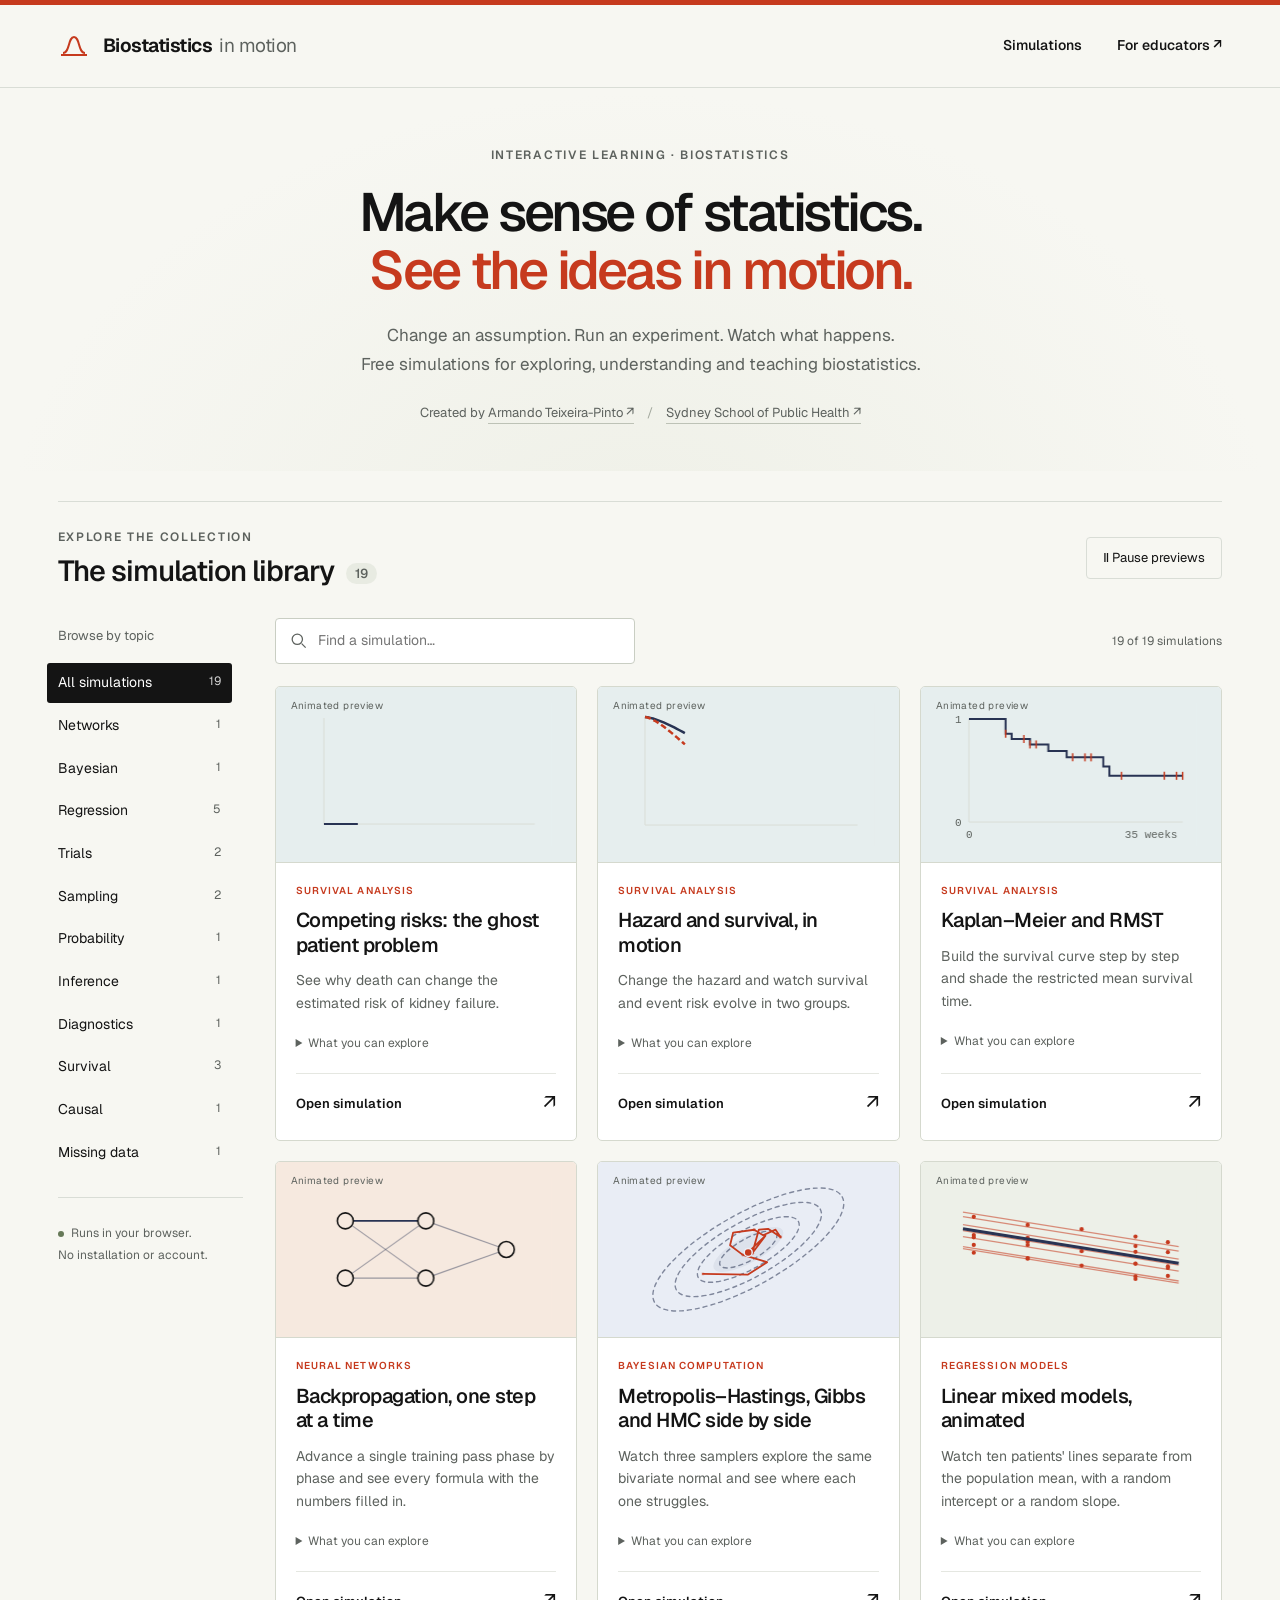
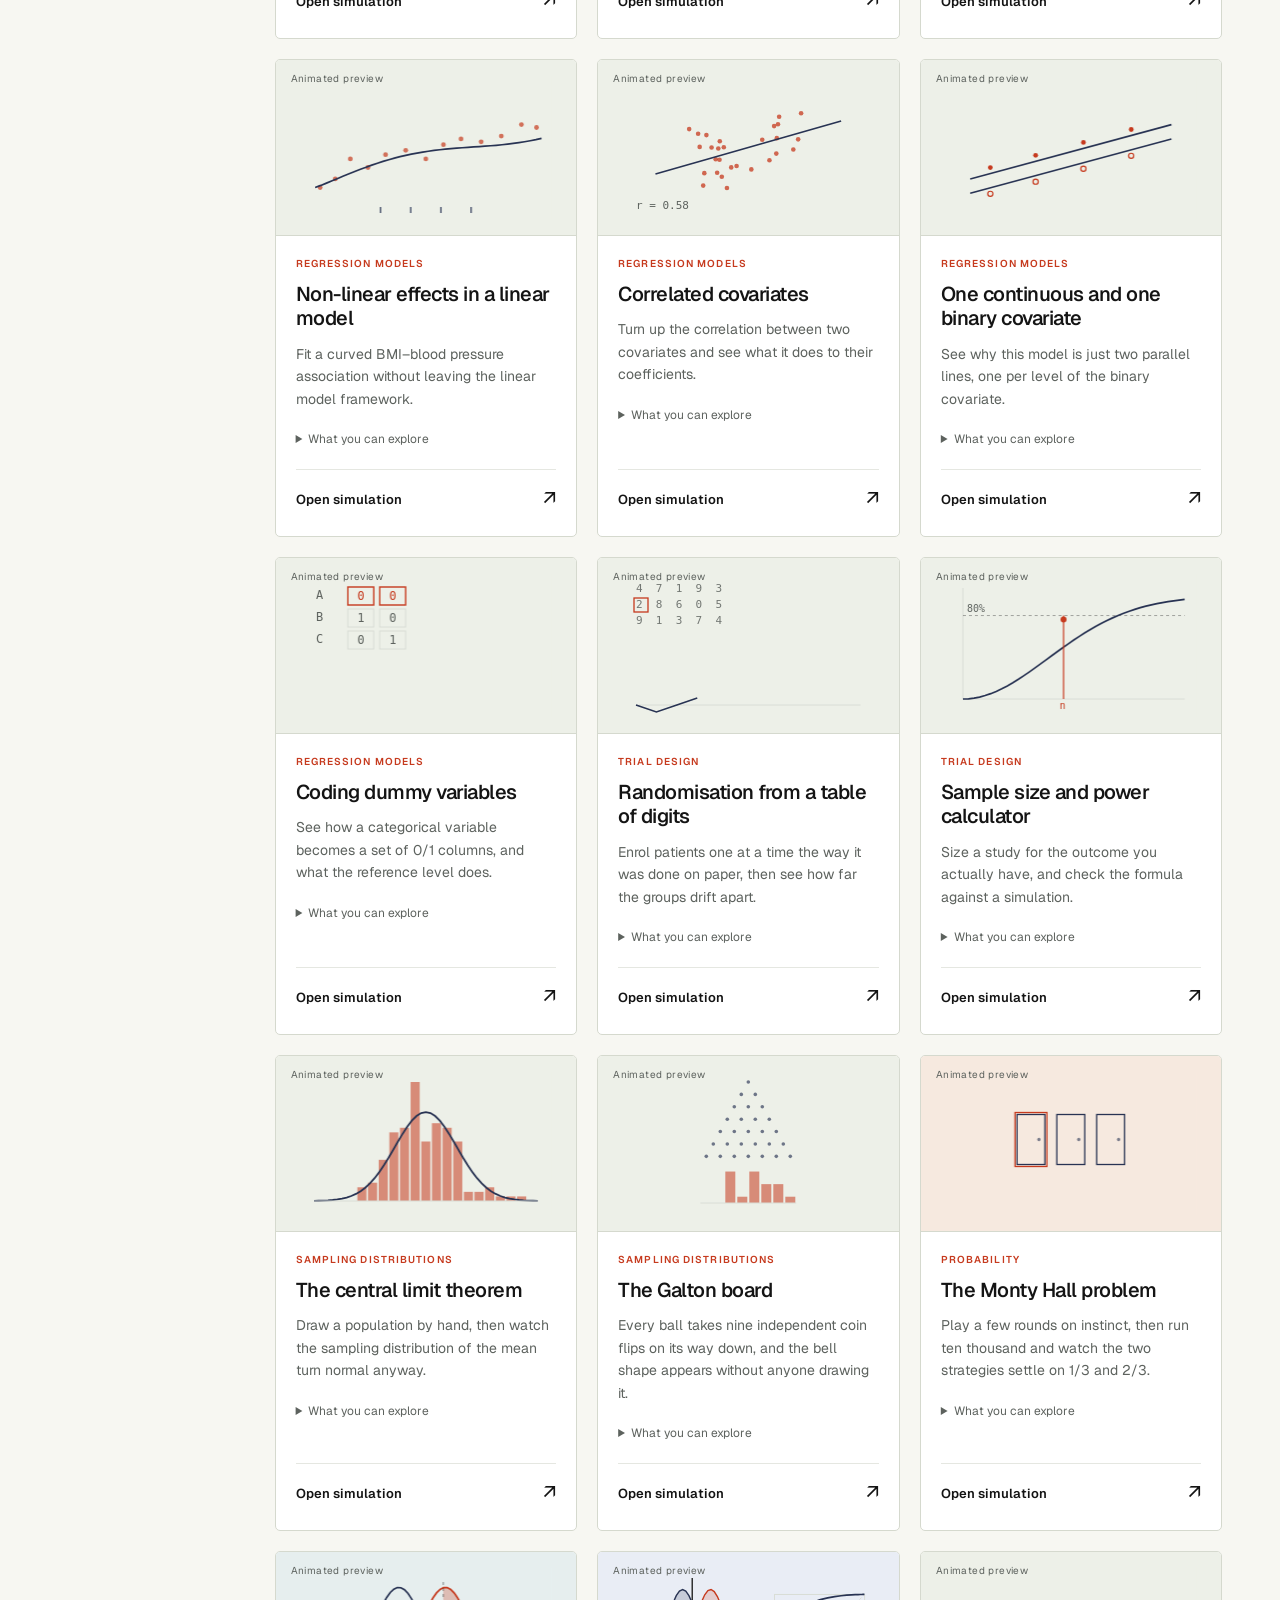
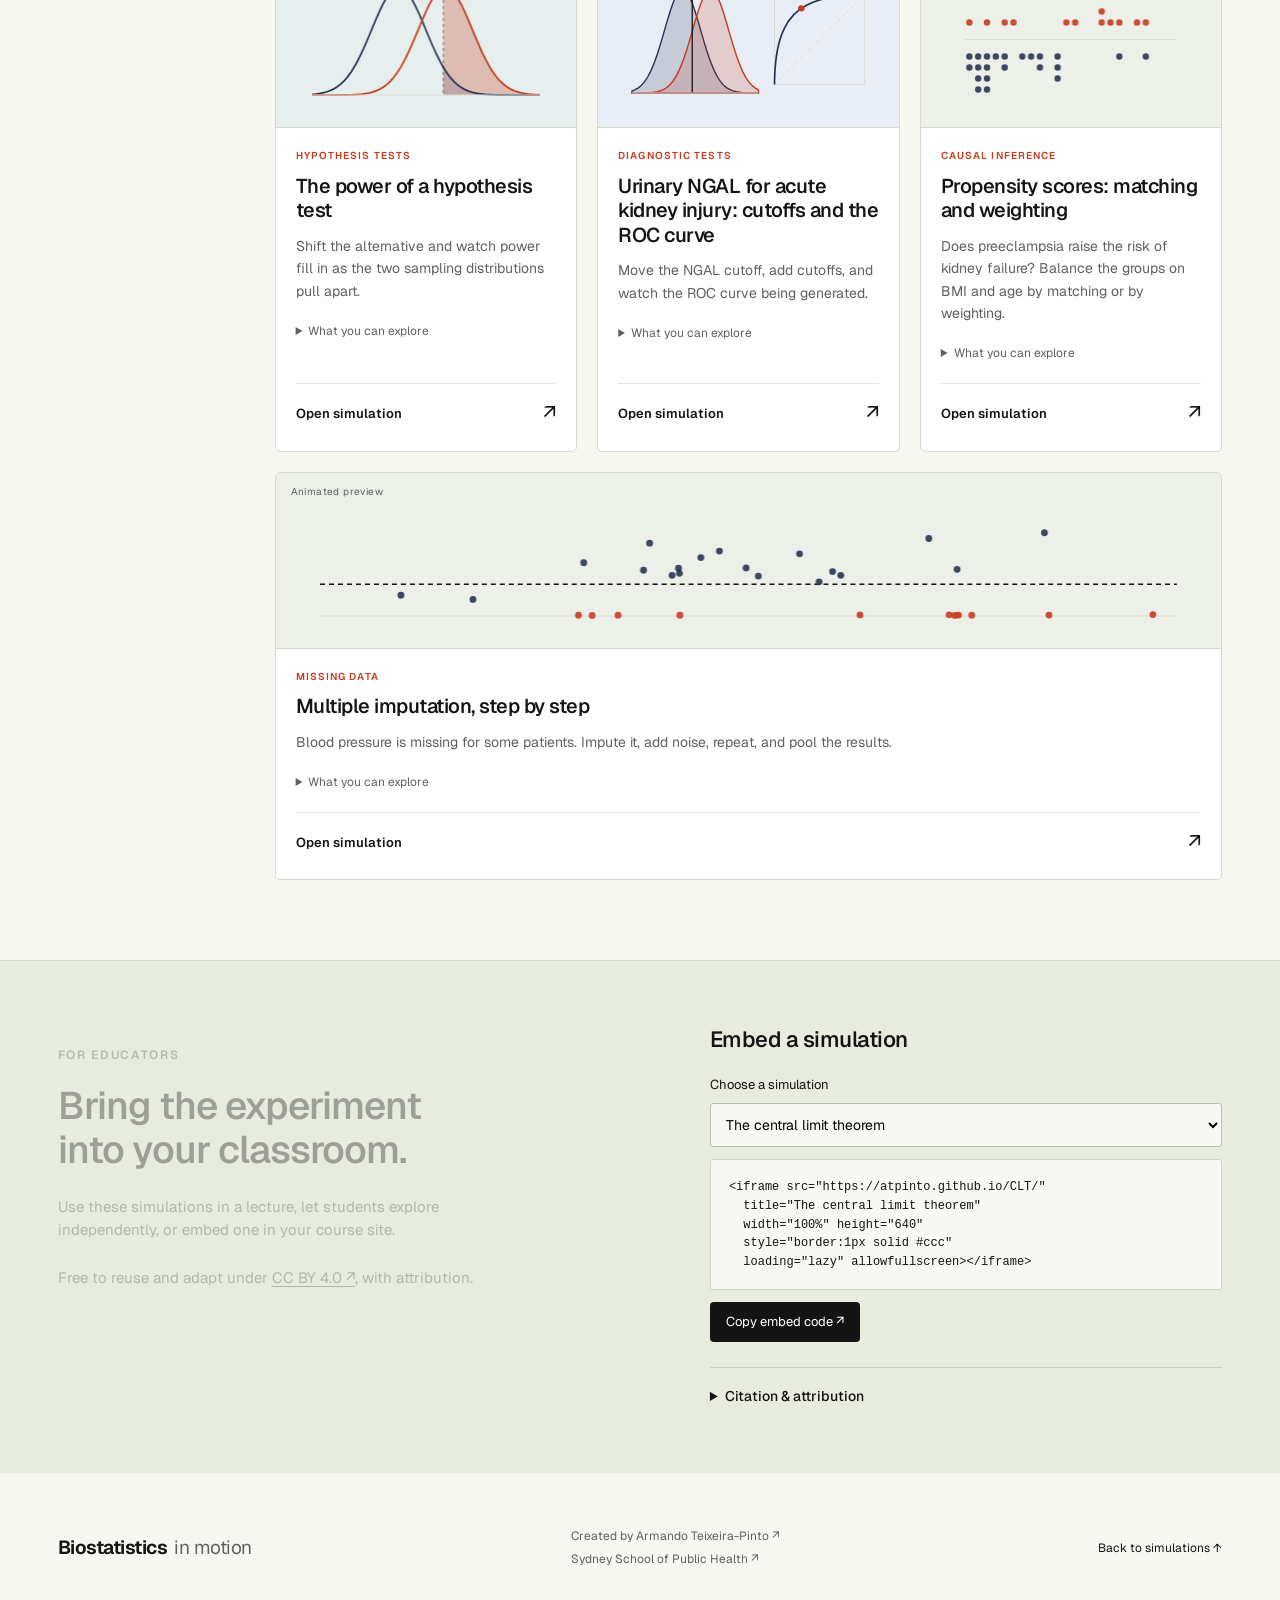
<file: index.html>
<!doctype html>
<html lang="en"><head><meta charset="utf-8"><meta name="viewport" content="width=device-width,initial-scale=1"><title>Biostatistics in motion — Statistical simulations for teaching</title><meta name="description" content="Explore biostatistics through interactive simulations by Armando Teixeira-Pinto. Free browser-based tools for learning and teaching."><meta name="theme-color" content="#141414"><link rel="icon" href="assets/favicon.svg"><link rel="preconnect" href="https://fonts.googleapis.com"><link rel="preconnect" href="https://fonts.gstatic.com" crossorigin><link href="https://fonts.googleapis.com/css2?family=Geist:wght@400;450;500;550;600;650;700&display=swap" rel="stylesheet"><link rel="stylesheet" href="style.css"><script defer src="assets/gsap.min.js"></script><script defer src="assets/ScrollTrigger.min.js"></script><script defer src="simulations.js?v=20261116-1"></script><script defer src="app.js?v=20261116-3"></script><script defer src="animations.js?v=20261109-1"></script></head><body>
<a class="skip" href="#catalog">Skip to simulations</a>
<div id="simulation-menu">
<header><a class="wordmark" href="#"><svg viewBox="0 0 32 32" aria-hidden="true"><path d="M3 25h26M5 23C12 23 10 7 16 7s4 16 11 16"/></svg>Biostatistics <span>in motion</span></a><nav aria-label="Main"><a href="#catalog">Simulations</a><a href="#teaching">For educators <span aria-hidden="true">↗</span></a></nav></header>
<main>
<section class="hero"><p class="eyebrow">Interactive learning · Biostatistics</p><h1>Make sense of statistics.<br><span>See the ideas in motion.</span></h1><p class="intro">Change an assumption. Run an experiment. Watch what happens.<br> Free simulations for exploring, understanding and teaching biostatistics.</p><p class="byline">Created by <a href="https://profiles.sydney.edu.au/armando.teixeira-pinto">Armando Teixeira-Pinto ↗</a><span class="separator"> / </span><a href="https://www.sydney.edu.au/medicine-health/schools/sydney-school-of-public-health.html">Sydney School of Public Health ↗</a></p></section>
<section class="library" id="catalog" aria-labelledby="catalog-title"><div class="library-top"><div><p class="eyebrow">Explore the collection</p><h2 id="catalog-title">The simulation library<span id="total"></span></h2></div><button id="motion" type="button" aria-pressed="false">Ⅱ Pause previews</button></div><div class="library-layout"><aside><div id="topic-index"><p class="index-title">Browse by topic</p><nav id="topics" aria-label="Simulation topics"></nav><div class="index-note"><span class="small-dot"></span>Runs in your browser.<br>No installation or account.</div></div></aside><div class="results"><div class="search-row"><label class="search"><svg viewBox="0 0 24 24" aria-hidden="true"><circle cx="10.5" cy="10.5" r="6.5"/><path d="m16 16 5 5"/></svg><input id="search" type="search" placeholder="Find a simulation…" aria-label="Search simulations"></label><p id="result-count" role="status"></p></div><div class="cards" id="cards"></div><div id="empty" hidden><h3>No simulations found</h3><p>Try another topic or search term.</p><button id="reset" type="button">Show all simulations</button></div></div></div></section>
<section id="teaching" class="teaching"><div class="teaching-intro"><p class="eyebrow">For educators</p><h2>Bring the experiment<br>into your classroom.</h2><p>Use these simulations in a lecture, let students explore independently, or embed one in your course site.</p><p>Free to reuse and adapt under <a href="https://creativecommons.org/licenses/by/4.0/">CC BY 4.0 ↗</a>, with attribution.</p></div><div class="teaching-tools"><h3>Embed a simulation</h3><label for="sim-select">Choose a simulation</label><select id="sim-select"></select><pre><code id="embed-code"></code></pre><button id="copy-embed" type="button">Copy embed code <span aria-hidden="true">↗</span></button><details class="citation"><summary>Citation & attribution</summary><p><a href="https://profiles.sydney.edu.au/armando.teixeira-pinto">Teixeira-Pinto, A.</a> Statistical simulations for teaching. <a href="https://atpinto.github.io/">https://atpinto.github.io/</a></p><button id="copy-cite" type="button">Copy citation</button></details></div></section>
</main><footer><a class="wordmark" href="#">Biostatistics <span>in motion</span></a><p>Created by <a href="https://profiles.sydney.edu.au/armando.teixeira-pinto">Armando Teixeira-Pinto ↗</a><br><a href="https://www.sydney.edu.au/medicine-health/schools/sydney-school-of-public-health.html">Sydney School of Public Health ↗</a></p><a href="#catalog">Back to simulations ↑</a></footer></div>
<section id="simulation-view" aria-label="Simulation viewer" hidden><nav class="simulation-nav"><a id="simulation-back" href="#catalog">← All simulations</a><span class="simulation-actions"><button id="simulation-video" type="button" aria-haspopup="dialog" hidden><span aria-hidden="true">▶</span> Explanation video</button><a id="simulation-direct" href="#" target="_blank" rel="noopener">Open in new tab ↗</a></span></nav><iframe id="simulation-frame" title="Simulation" allow="fullscreen" allowfullscreen></iframe></section><dialog id="video-dialog" aria-label="Explanation video"><button id="video-close" type="button" aria-label="Close video">×</button><div class="video-wrap"><iframe id="video-frame" title="Explanation video" allow="accelerometer; autoplay; clipboard-write; encrypted-media; gyroscope; picture-in-picture; web-share" referrerpolicy="strict-origin-when-cross-origin" allowfullscreen></iframe></div></dialog><div id="toast" role="status"></div><noscript><p>Please enable JavaScript to browse the interactive library, or visit <a href="https://atpinto.github.io/">the original website</a>.</p></noscript></body></html>
</file>
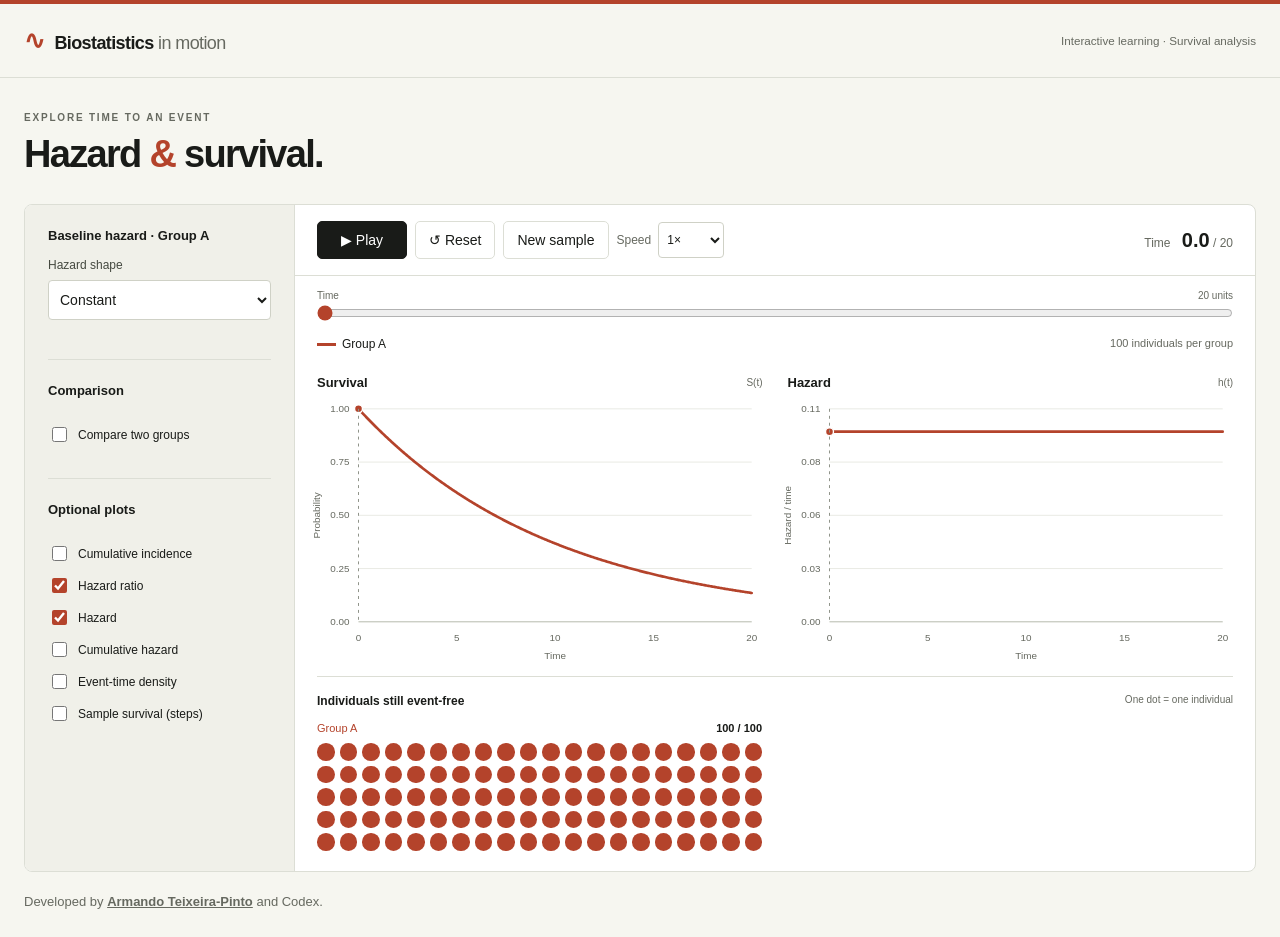
<file: hazard-survival/index.html>
<!doctype html>
<html lang="en">
<head>
<meta charset="utf-8"><meta name="viewport" content="width=device-width, initial-scale=1">
<title>Hazard & survival · Biostatistics in motion</title>
<style>
:root{--paper:#f6f6f0;--ink:#191b18;--muted:#666960;--line:#dcded5;--accent:#b4432b;--blue:#326e86;--white:#fff;--soft:#edeae1}
*{box-sizing:border-box}body{margin:0;background:var(--paper);color:var(--ink);font-family:Arial,Helvetica,sans-serif;font-size:14px;border-top:4px solid var(--accent)}button,input,select{font:inherit}button,select{cursor:pointer}button{border:1px solid var(--line);background:var(--white);color:var(--ink);border-radius:5px;padding:10px 13px}button:hover{border-color:var(--ink)}button:focus-visible,input:focus-visible,select:focus-visible{outline:3px solid #326e8680;outline-offset:3px}header{border-bottom:1px solid var(--line);padding:22px max(24px,calc((100vw - 1320px)/2));display:flex;align-items:center;justify-content:space-between;gap:16px}.brand{font-size:18px;letter-spacing:-.6px}.brand span{font-weight:400;color:var(--muted)}.brand b{color:var(--accent);margin-right:10px;font-size:25px}header small{color:var(--muted)}main{max-width:1368px;margin:0 auto;padding:34px 24px 28px}.eyebrow{text-transform:uppercase;letter-spacing:1.8px;font-size:10px;font-weight:bold;color:var(--muted)}h1{font-size:38px;letter-spacing:-1.7px;margin:10px 0 28px;font-weight:600}h1 span{color:var(--accent)}.workspace{display:grid;grid-template-columns:270px minmax(0,1fr);border:1px solid var(--line);border-radius:8px;overflow:hidden;background:var(--white)}aside{background:#f0f0e9;padding:23px;border-right:1px solid var(--line)}fieldset{margin:0 0 23px;padding:0 0 22px;border:0;border-bottom:1px solid var(--line)}fieldset:last-child{border:0;margin:0;padding:0}legend{font-weight:700;padding:0;margin-bottom:15px;font-size:13px}.field{margin:0 0 17px}.field:last-child{margin-bottom:0}.field>label{display:flex;justify-content:space-between;margin-bottom:8px;font-size:12px;color:#454940;gap:8px}output{font-variant-numeric:tabular-nums;color:var(--ink);font-weight:700}select{width:100%;padding:10px 7px;border:1px solid #cfd1c6;border-radius:4px;background:#fff;color:var(--ink)}input[type=range]{width:100%;margin:4px 0;accent-color:var(--accent);cursor:pointer}input[type=checkbox]{accent-color:var(--accent);width:15px;height:15px;flex-shrink:0}.check{display:flex;align-items:center;gap:8px;margin:11px 0;font-size:12px}.visuals{min-width:0}.toolbar{padding:16px 22px;border-bottom:1px solid var(--line);display:flex;align-items:center;gap:8px;flex-wrap:wrap}.primary{background:var(--ink);color:white;border-color:var(--ink);min-width:90px}.time{margin-left:auto;font-size:12px;color:var(--muted);font-variant-numeric:tabular-nums}.time strong{color:var(--ink);font-size:20px;margin-left:8px}.speed{display:flex;align-items:center;gap:7px;font-size:12px;color:var(--muted)}.speed select{width:66px;padding:9px 4px}.seek{padding:14px 22px 4px}.seek label{display:flex;justify-content:space-between;color:var(--muted);font-size:10px}.legend{display:flex;gap:20px;flex-wrap:wrap;padding:8px 22px 12px;font-size:12px}.key{display:inline-block;width:19px;border-top:3px solid var(--accent);vertical-align:middle;margin-right:6px}.key.b{border-color:var(--blue);border-top-style:dashed}.legend .sample{margin-left:auto;color:var(--muted);font-size:11px}.plots{display:grid;grid-template-columns:repeat(2,minmax(0,1fr));padding:0 12px;gap:0 5px}.plot{padding:12px 0 2px;min-width:0}.plot h2{font-size:13px;margin:0 10px 4px;display:flex;justify-content:space-between;align-items:center}.plot h2 small{font-size:10px;font-weight:400;color:var(--muted)}svg{width:100%;height:auto;display:block;overflow:visible}svg text{font-family:Arial,Helvetica,sans-serif;font-size:10px;fill:var(--muted)}.gridline{stroke:#e9eae4;stroke-width:1}.axis{stroke:#bfc3b9;stroke-width:1}.curve{fill:none;stroke-width:2.7;stroke-linejoin:round;stroke-linecap:round}.cursor{stroke:#8f9389;stroke-dasharray:3 4;stroke-width:1}.populations{margin:8px 22px 20px;border-top:1px solid var(--line);padding-top:17px}.populations h2{font-size:12px;margin:0 0 14px;display:flex;justify-content:space-between}.populations h2 span{font-weight:400;color:var(--muted);font-size:10px}.cohorts{display:grid;grid-template-columns:1fr 1fr;gap:26px}.cohort-top{display:flex;justify-content:space-between;font-size:11px;margin-bottom:9px}.cohort-top strong{font-variant-numeric:tabular-nums}.dots{display:grid;grid-template-columns:repeat(20,1fr);gap:5px}.dot{aspect-ratio:1;border-radius:50%;background:var(--accent);transition:background .15s,opacity .15s}.dots.b .dot{background:var(--blue)}.dot.event,.dots.b .dot.event{background:#e0e2dc;opacity:.55}.snapshot{display:grid;grid-template-columns:repeat(3,1fr);gap:0;border-top:1px solid var(--line);background:#fafaf6}.stat{padding:16px 20px;border-right:1px solid var(--line)}.stat:last-child{border:0}.stat label{font-size:10px;display:block;color:var(--muted);margin-bottom:6px}.stat strong{font-size:19px;font-variant-numeric:tabular-nums;font-weight:500}.a-text{color:var(--accent)}.b-text{color:var(--blue)}[hidden]{display:none!important}.solo .plot:first-child{grid-column:1/-1;max-width:800px;width:100%;justify-self:center}@media(max-width:1000px){.workspace{grid-template-columns:235px minmax(0,1fr)}aside{padding:18px}.plots{grid-template-columns:1fr}.plot{max-width:650px;width:100%;margin:auto}.toolbar{padding:12px}.time{margin-left:0}.legend .sample{margin-left:0}.dots{gap:3px}.stat{padding:12px}}@media(max-width:650px){header{padding:15px 18px}header small{display:none}main{padding:24px 12px}h1{font-size:32px;margin-bottom:21px}.workspace{display:flex;flex-direction:column}aside{border-right:0;border-bottom:1px solid var(--line);display:grid;grid-template-columns:1fr 1fr;gap:18px}fieldset{margin:0;padding-bottom:14px}fieldset:first-child{grid-column:1/-1}fieldset:last-child{grid-column:1/-1;display:flex;gap:12px;flex-wrap:wrap}fieldset:last-child legend{float:left;width:100%;margin-bottom:0}.cohorts{gap:14px}.dots{grid-template-columns:repeat(10,1fr);gap:4px}.snapshot .stat{padding:12px 10px}.stat strong{font-size:16px}.populations{margin:8px 16px 20px}}@media(prefers-reduced-motion:reduce){.dot{transition:none}}
</style>
</head>
<body>
<header><div class="brand"><b aria-hidden="true">∿</b><strong>Biostatistics</strong> <span>in motion</span></div><small>Interactive learning · Survival analysis</small></header>
<main><div class="eyebrow">Explore time to an event</div><h1>Hazard <span>&</span> survival.</h1>
<div class="workspace">
<aside aria-label="Simulation settings">
<fieldset><legend>Baseline hazard · Group A</legend><div class="field"><label for="baseline">Hazard shape</label><select id="baseline"><option value="constant">Constant</option><option value="increasing">Increasing</option><option value="decreasing">Decreasing</option><option value="peak">Peak</option><option value="weibull">Weibull (adjustable)</option><option value="custom">Custom formula</option></select></div><div id="weibullSettings" hidden><div class="field"><label for="shape">Weibull shape <output id="shapeVal"></output></label><input id="shape" type="range" min="1" max="3" step="0.1" value="1.5"></div><div class="field"><label for="scale">Scale (time units) <output id="scaleVal"></output></label><input id="scale" type="range" min="4" max="20" step="0.5" value="10"></div></div><div id="customSettings" hidden><div class="field"><label for="customExpression">Hazard function hₐ(t)</label><input id="customExpression" type="text" value="0.08 + 0.02*t" style="width:100%;padding:8px;border:1px solid #cfd1c6;border-radius:4px"><button id="applyCustom" type="button" style="margin-top:8px">Apply function</button><div id="customError" role="alert" style="color:#a02921;margin-top:7px"></div></div></div></fieldset>
<fieldset><legend>Comparison</legend><label class="check"><input id="two" type="checkbox"> Compare two groups</label><div class="field" id="scenarioSettings" hidden><label for="scenario">Hazard pattern</label><select id="scenario"><option value="ph">Proportional hazards</option><option value="delayed">Non-proportional · delayed effect</option><option value="crossing">Non-proportional · crossing hazards</option><option value="custom">Non-proportional · custom</option></select></div></fieldset><fieldset id="bSettings"><legend>Group B · relative hazard</legend><div class="field"><label for="hr1"><span id="hr1Label">Hazard ratio B / A</span><output id="hr1Val"></output></label><input id="hr1" type="range" min="0.2" max="3" step="0.05" value="0.5"></div><div id="changing" hidden><div class="field"><label for="hr2">Hazard ratio after change <output id="hr2Val"></output></label><input id="hr2" type="range" min="0.2" max="3" step="0.05" value="1.8"></div><div class="field"><label for="change">Change time <output id="changeVal"></output></label><input id="change" type="range" min="1" max="18" step="0.5" value="6"></div></div></fieldset>
<fieldset><legend>Optional plots</legend><label class="check"><input id="showIncidence" type="checkbox"> Cumulative incidence</label><label class="check"><input id="showRatio" type="checkbox" checked> Hazard ratio</label><label class="check"><input id="showHazard" type="checkbox" checked> Hazard</label><label class="check"><input id="showCum" type="checkbox"> Cumulative hazard</label><label class="check"><input id="showDensity" type="checkbox"> Event-time density</label><label class="check"><input id="showKM" type="checkbox"> Sample survival (steps)</label></fieldset>
</aside>
<section class="visuals" aria-label="Interactive simulation">
<div class="toolbar"><button id="play" class="primary">▶ Play</button><button id="reset">↺ Reset</button><button id="resample">New sample</button><label class="speed" for="speed">Speed <select id="speed"><option value="0.5">0.5×</option><option value="1" selected>1×</option><option value="2">2×</option><option value="4">4×</option></select></label><div class="time">Time <strong id="clock">0.0</strong><span> / 20</span></div></div>
<div class="seek"><label for="timeline"><span>Time</span><span>20 units</span></label><input id="timeline" type="range" min="0" max="20" step="0.02" value="0" aria-label="Simulation time"></div>
<div class="legend"><span><i class="key"></i>Group A</span><span id="bLegend"><i class="key b"></i>Group B</span><span class="sample">100 individuals per group</span></div>
<div class="plots" id="plots">
<section class="plot" id="survivalPanel"><h2>Survival <small>S(t)</small></h2><svg id="survival" viewBox="0 0 470 275" role="img" aria-label="Survival probability by time"></svg></section>
<section class="plot" id="hazardPanel"><h2>Hazard <small>h(t)</small></h2><svg id="hazard" viewBox="0 0 470 275" role="img" aria-label="Instantaneous hazard by time"></svg></section>
<section class="plot" id="incidencePanel" hidden><h2>Cumulative incidence <small>1 − S(t)</small></h2><svg id="incidence" viewBox="0 0 470 275" role="img" aria-label="Cumulative incidence by time"></svg></section>
<section class="plot" id="ratioPanel"><h2>Hazard ratio B / A <small>Undefined where hₐ(t) = 0</small></h2><svg id="ratioPlot" viewBox="0 0 470 275" role="img" aria-label="Hazard ratio by time"></svg></section>
<section class="plot" id="cumPanel" hidden><h2>Cumulative hazard <small>H(t)</small></h2><svg id="cum" viewBox="0 0 470 275" role="img" aria-label="Cumulative hazard by time"></svg></section>
<section class="plot" id="densityPanel" hidden><h2>Event-time density <small>f(t)</small></h2><svg id="density" viewBox="0 0 470 275" role="img" aria-label="Event-time probability density by time"></svg></section>
</div>
<div class="populations"><h2>Individuals still event-free <span>One dot = one individual</span></h2><div class="cohorts"><div><div class="cohort-top"><span class="a-text">Group A</span><strong id="countA"></strong></div><div id="dotsA" class="dots" aria-label="Group A individuals"></div></div><div id="cohortB"><div class="cohort-top"><span class="b-text">Group B</span><strong id="countB"></strong></div><div id="dotsB" class="dots b" aria-label="Group B individuals"></div></div></div></div>
</section></div><p style="margin:22px 0 0;color:var(--muted);font-size:13px">Developed by <a style="color:inherit;font-weight:bold" href="https://profiles.sydney.edu.au/armando.teixeira-pinto">Armando Teixeira-Pinto</a> and Codex.</p></main>
<noscript>This simulation needs JavaScript enabled in your browser.</noscript>
<script>
'use strict';
// Self-contained model: H_A(t)=(t/scale)^shape. Group B multiplies the
// baseline hazard by a constant or a piecewise-constant hazard ratio.
// Event times use inverse cumulative hazard sampling. No external assets.
const $=id=>document.getElementById(id), T=20, N=100, colors=['#b4432b','#326e86'];
let p={},time=0,running=false,lastFrame=null,animationId=null,seed=12783,uniforms=[[],[]],events=[[],[]];
let customFn=null, customGrid=[];
function parseFunction(expr){const tokens=expr.match(/(?:\d*\.\d+|\d+\.?\d*)(?:e[+-]?\d+)?|[a-zA-Z]+|[()+*/^,\-]/g);if(!tokens||tokens.join('')!==expr.replace(/\s/g,''))throw Error('Invalid expression.');const funcs=['exp','log','sqrt','abs','sin','cos','min','max'];for(const tok of tokens)if(/^[a-zA-Z]/.test(tok)&&tok!=='t'&&!funcs.includes(tok))throw Error('Unknown name: '+tok);const js=tokens.map(x=>funcs.includes(x)?'Math.'+x:x==='^'?'**':x).join('');try{return new Function('t','"use strict";return ('+js+');')}catch(e){throw Error('Check the function syntax.')}}
const baselinePresets={constant:'0.1',increasing:'0.03 + 0.012*t',decreasing:'0.2*exp(-t/8) + 0.02',peak:'0.02 + 0.3*(t/5)*exp(1-t/5)'};
function updateCustom(expr=$('customExpression').value){try{const fn=parseFunction(expr), grid=[], n=4000,dt=T/n;let H=0,prev=0;for(let i=0;i<=n;i++){let v=fn(i*dt);if(typeof v!=='number'||!Number.isFinite(v)||v<0)throw Error('Hazard must be finite and non-negative across the displayed time range.');if(i)H+=(prev+v)*dt/2;grid.push(H);prev=v}customFn=fn;customGrid=grid;$('customError').textContent='';return true}catch(e){$('customError').textContent=e.message;return false}}
function baseH(t){if(!p.custom)return Math.pow(t/p.scale,p.shape);const j=Math.max(0,Math.min(4000,t/T*4000)),i=Math.min(3999,Math.floor(j));return customGrid[i]+(j-i)*(customGrid[i+1]-customGrid[i])}
function baseh(t){return p.custom?customFn(t):p.shape/p.scale*Math.pow(t/p.scale,p.shape-1)}
function ratio(t){return p.mode==='ph'||t<p.change?p.hr1:p.hr2}
function H(t,g){if(!g)return baseH(t);const c=p.mode==='ph'?t:Math.min(t,p.change);return p.hr1*baseH(c)+(t>c?p.hr2*(baseH(t)-baseH(c)):0)}
function h(t,g){return baseh(t)*(g?ratio(t):1)}
function S(t,g){return Math.exp(-H(t,g))}
function eventTime(u,g){const z=-Math.log(u);if(p.custom){if(H(T,g)<z)return Infinity;let l=0,r=T;for(let i=0;i<42;i++){let m=(l+r)/2;if(H(m,g)<z)l=m;else r=m}return (l+r)/2}let target=z;if(g){const at=p.hr1*baseH(p.change);target=p.mode==='ph'||z<=at?z/p.hr1:baseH(p.change)+(z-at)/p.hr2}return p.scale*Math.pow(target,1/p.shape)}
function random(){seed=(1664525*seed+1013904223)>>>0;return (seed+.5)/4294967296}
function sample(){uniforms=Array.from({length:2},()=>Array.from({length:N},random));calculateEvents()}
function calculateEvents(){events=uniforms.map((us,g)=>us.map(u=>eventTime(u,g)))}
function settings(){p={shape:+$('shape').value,scale:+$('scale').value,hr1:+$('hr1').value,hr2:+$('hr2').value,change:+$('change').value,mode:$('scenario').value,two:$('two').checked,custom:$('baseline').value!=='weibull'};for(const id of ['shape','scale','hr1','hr2','change'])$(id+'Val').textContent=p[id].toFixed(id.startsWith('hr')?2:1);$('changing').hidden=p.mode==='ph';$('hr1Label').textContent=p.mode==='ph'?'Hazard ratio B / A':'Hazard ratio before change';$('bSettings').hidden=!p.two;$('scenarioSettings').hidden=!p.two;$('weibullSettings').hidden=$('baseline').value!=='weibull';$('customSettings').hidden=$('baseline').value!=='custom';for(const id of ['bLegend','cohortB'])$(id).hidden=!p.two;for(const [id,check] of [['hazardPanel','showHazard'],['cumPanel','showCum'],['densityPanel','showDensity'],['incidencePanel','showIncidence']])$(id).hidden=!$(check).checked;$('ratioPanel').hidden=!p.two||!$('showRatio').checked;$('plots').classList.toggle('solo',!$('showHazard').checked&&!$('showCum').checked&&!$('showDensity').checked&&!$('showIncidence').checked&&$('ratioPanel').hidden);calculateEvents();render()}
function makeDots(){for(const group of ['A','B']){$('dots'+group).innerHTML=Array.from({length:N},()=>'<span class="dot"></span>').join('')}}
function el(tag,attrs,content=''){return '<'+tag+' '+Object.entries(attrs).map(([k,v])=>k+'="'+v+'"').join(' ')+'>'+content+'</'+tag+'>'}
function graph(id,fn,ymax,ylabel){const x0=52,y0=15,w=397,hh=215,X=t=>x0+w*t/T,Y=y=>y0+hh-hh*y/ymax;let out='';for(let i=0;i<=4;i++){const v=ymax*i/4,y=Y(v);out+=el('line',{x1:x0,y1:y,x2:x0+w,y2:y,class:'gridline'})+el('text',{x:x0-9,y:y+3,'text-anchor':'end'},ymax===1?v.toFixed(2):v.toFixed(ymax<1?2:1))}for(let t=0;t<=20;t+=5){out+=el('text',{x:X(t),y:y0+hh+19,'text-anchor':'middle'},t)}out+=el('line',{x1:x0,y1:y0+hh,x2:x0+w,y2:y0+hh,class:'axis'})+el('text',{x:x0+w/2,y:268,'text-anchor':'middle'},'Time')+el('text',{x:13,y:y0+hh/2,transform:'rotate(-90 13 '+(y0+hh/2)+')','text-anchor':'middle'},ylabel);
if(p.two&&p.mode!=='ph'){out+=el('line',{x1:X(p.change),y1:y0,x2:X(p.change),y2:y0+hh,stroke:'#c7cbbf','stroke-dasharray':'2 4'})}
for(let g=0;g<(p.two?2:1);g++){const points=Array.from({length:401},(_,i)=>T*i/400);if(g&&p.mode!=='ph'){points.push(p.change-1e-7,p.change);points.sort((a,b)=>a-b)}const d=points.map((t,i)=>(i?'L':'M')+X(t).toFixed(2)+','+Y(fn(t,g)).toFixed(2)).join(' ');out+=el('path',{d,stroke:colors[g],class:'curve',...(g?{'stroke-dasharray':'7 4'}:{})});if(id==='survival'&&$('showKM').checked){let d='M'+X(0)+','+Y(1),surv=1;const es=events[g].filter(t=>t<=time).sort((a,b)=>a-b);for(const t of es){d+='H'+X(t)+'V'+Y(surv-=1/N)}d+='H'+X(time);out+=el('path',{d,fill:'none',stroke:colors[g],'stroke-width':1.3,opacity:.65})}out+=el('circle',{cx:X(time),cy:Y(fn(time,g)),r:4,fill:colors[g],stroke:'white','stroke-width':1.4})}
out+=el('line',{x1:X(time),y1:y0,x2:X(time),y2:y0+hh,class:'cursor'});$(id).innerHTML=out}
function render(){ $('clock').textContent=time.toFixed(1);$('timeline').value=time;graph('survival',S,1,'Probability');const gs=p.two?[0,1]:[0],ts=Array.from({length:401},(_,i)=>i/20);if(p.mode!=='ph')ts.push(p.change-1e-7,p.change);const max=fn=>Math.max(.01,...gs.flatMap(g=>ts.map(t=>fn(t,g))))*1.12;if($('showHazard').checked)graph('hazard',h,max(h),'Hazard / time');if($('showCum').checked)graph('cum',H,max(H),'Cumulative hazard');if($('showIncidence').checked)graph('incidence',(t,g)=>1-S(t,g),1,'Probability');if(p.two&&$('showRatio').checked)graphRatio();if($('showDensity').checked){const f=(t,g)=>h(t,g)*S(t,g);graph('density',f,max(f),'Density / time')}for(let g=0;g<2;g++){const suffix=g?'B':'A';let remaining=0;Array.from($('dots'+suffix).children).forEach((dot,i)=>{const gone=events[g][i]<=time;dot.classList.toggle('event',gone);if(!gone)remaining++});$('count'+suffix).textContent=remaining+' / '+N;$('dots'+suffix).setAttribute('aria-label','Group '+suffix+': '+remaining+' of '+N+' still event-free')}}
function graphRatio(){const x0=52,y0=15,w=397,hh=215,X=t=>x0+w*t/T, ymax=Math.max(1.1,p.hr1*1.15,(p.mode==='ph'?p.hr1:p.hr2)*1.15),Y=y=>y0+hh-hh*y/ymax;let out='';for(let i=0;i<=4;i++){const v=ymax*i/4,y=Y(v);out+=el('line',{x1:x0,y1:y,x2:x0+w,y2:y,class:'gridline'})+el('text',{x:x0-9,y:y+3,'text-anchor':'end'},v.toFixed(2))}for(let t=0;t<=T;t+=5)out+=el('text',{x:X(t),y:y0+hh+19,'text-anchor':'middle'},t);out+=el('line',{x1:x0,y1:y0+hh,x2:x0+w,y2:y0+hh,class:'axis'})+el('text',{x:x0+w/2,y:268,'text-anchor':'middle'},'Time')+el('text',{x:13,y:y0+hh/2,transform:'rotate(-90 13 '+(y0+hh/2)+')','text-anchor':'middle'},'Hazard ratio');out+=el('line',{x1:x0,y1:Y(1),x2:x0+w,y2:Y(1),stroke:'#b1b4aa','stroke-dasharray':'3 4'});const pts=Array.from({length:401},(_,i)=>T*i/400);if(p.mode!=='ph')pts.push(p.change-1e-7,p.change);pts.sort((a,b)=>a-b);let d='',on=false;for(const t of pts){if(baseh(t)<=0){on=false;continue}d+=(on?'L':'M')+X(t).toFixed(2)+','+Y(ratio(t)).toFixed(2)+' ';on=true}out+=el('path',{d,fill:'none',stroke:colors[1],'stroke-width':2.7});out+=el('line',{x1:X(time),y1:y0,x2:X(time),y2:y0+hh,class:'cursor'});if(baseh(time)>0)out+=el('circle',{cx:X(time),cy:Y(ratio(time)),r:4,fill:colors[1],stroke:'white','stroke-width':1.4});$('ratioPlot').innerHTML=out}
function setRunning(value){if(animationId!==null){cancelAnimationFrame(animationId);animationId=null}running=value;lastFrame=null;$('play').textContent=running?'Ⅱ Pause':'▶ Play';$('play').setAttribute('aria-label',running?'Pause animation':'Play animation');if(running)animationId=requestAnimationFrame(frame)}
function frame(now){if(!running)return;if(lastFrame!==null)time=Math.min(T,time+Math.min((now-lastFrame)/1000,.1)*+$('speed').value);lastFrame=now;render();if(time>=T)setRunning(false);else animationId=requestAnimationFrame(frame)}
$('play').addEventListener('click',()=>{if(time>=T)time=0;setRunning(!running)});$('reset').addEventListener('click',()=>{setRunning(false);time=0;render()});$('resample').addEventListener('click',()=>{sample();time=0;render()});$('timeline').addEventListener('input',()=>{setRunning(false);time=+$('timeline').value;render()});
for(const id of ['shape','scale','hr1','hr2','change','two','showHazard','showCum','showDensity','showKM','showIncidence','showRatio'])$(id).addEventListener('input',()=>{if(['hr1','hr2','change'].includes(id)&&$('scenario').value!=='ph')$('scenario').value='custom';settings()});
let activeBaseline='constant';
$('applyCustom').addEventListener('click',()=>{if(updateCustom())settings()});
$('baseline').addEventListener('change',()=>{const choice=$('baseline').value;if(choice!=='weibull'&&!updateCustom(choice==='custom'?$('customExpression').value:baselinePresets[choice])){$('baseline').value=activeBaseline;return}activeBaseline=choice;settings()});$('scenario').addEventListener('change',()=>{const mode=$('scenario').value;if(mode==='ph'){$('hr1').value=.5}else if(mode==='delayed'){$('hr1').value=1;$('hr2').value=.35;$('change').value=6}else if(mode==='crossing'){$('hr1').value=.4;$('hr2').value=2;$('change').value=6}time=0;setRunning(false);settings()});
makeDots();updateCustom(baselinePresets.constant);p={shape:1.5,scale:10,hr1:.5,hr2:1.8,change:6,mode:'ph',two:false,custom:true};sample();settings();
</script>
</body></html>
</file>
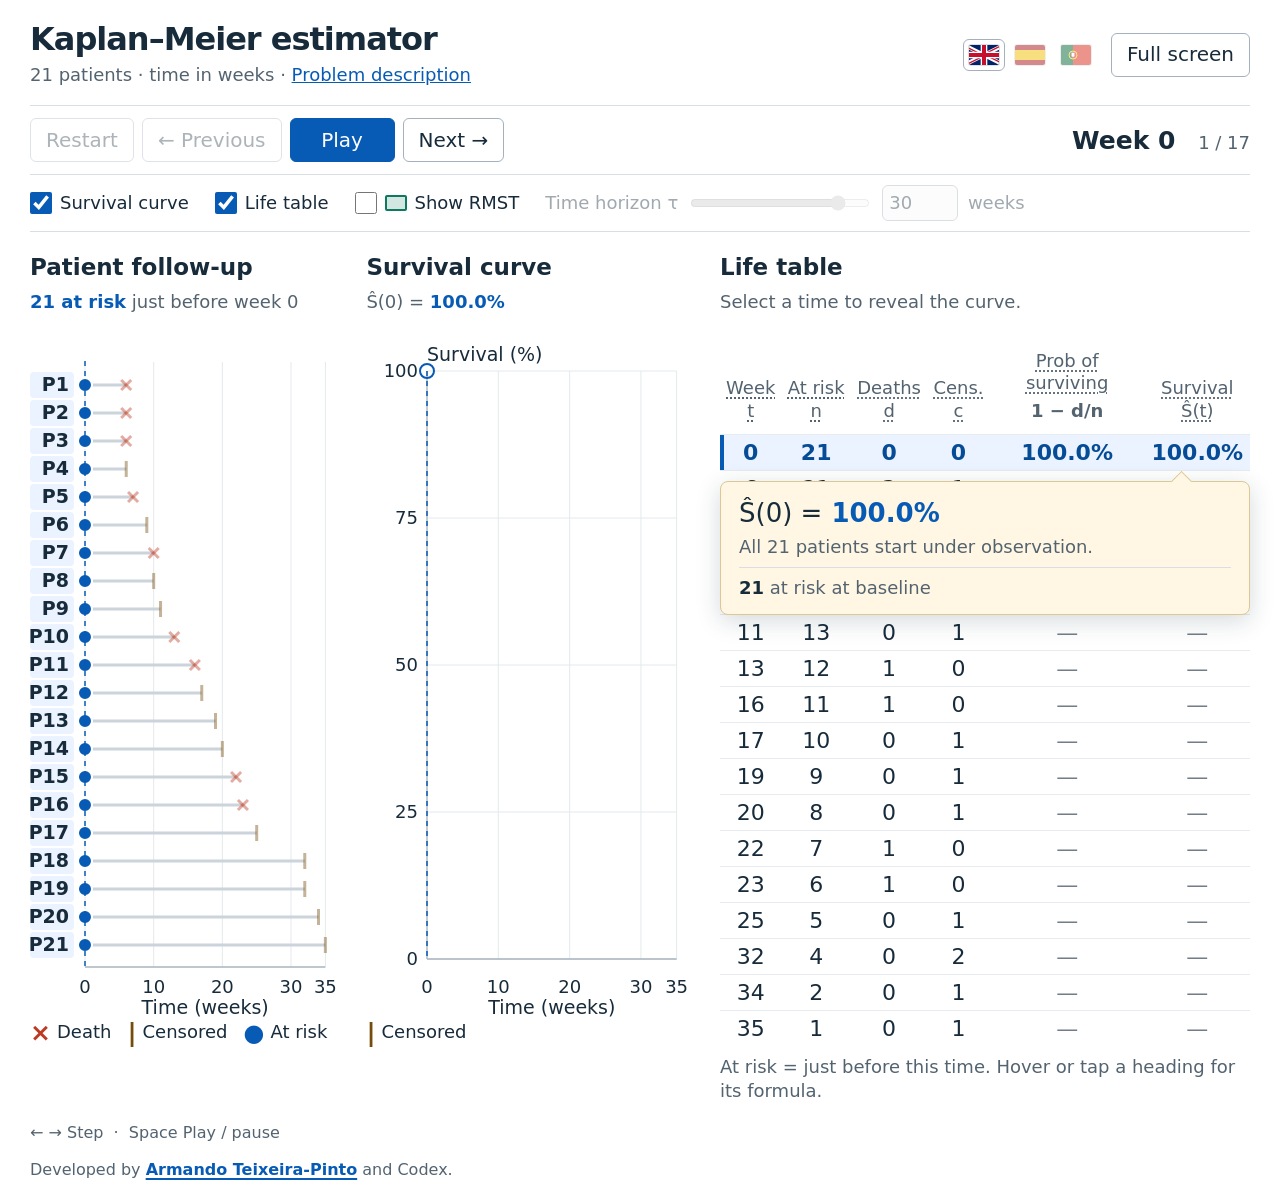
<file: km2/index.html>
<!doctype html>
<html lang="en">
<head>
<meta charset="utf-8">
<meta name="viewport" content="width=device-width, initial-scale=1">
<title data-i18n="pageTitle">Kaplan–Meier &amp; RMST · a step at a time</title>
<style>
  :root { color-scheme: light; --ink:#172b3a; --muted:#536370; --blue:#075bb5; --pale:#eaf3ff; --line:#d7dfe5; --event:#bd3a22; --censor:#754c0b; --popup:#fff7e3; --popup-line:#dcc795; }
  * { box-sizing:border-box; }
  body { margin:0; background:#fff; color:var(--ink); font:20px/1.35 system-ui,-apple-system,BlinkMacSystemFont,"Segoe UI",sans-serif; font-variant-numeric:tabular-nums; }
  main { max-width:1800px; margin:auto; padding:22px 30px 14px; }
  header { display:flex; align-items:center; justify-content:space-between; gap:20px; margin-bottom:18px; }
  h1 { font-size:32px; line-height:1.1; letter-spacing:-1px; margin:0; font-weight:650; }
  .subtitle { color:var(--muted); font-size:18px; margin:6px 0 0; }
  button { font:inherit; border:1px solid #a4b1bc; border-radius:6px; color:var(--ink); background:white; min-height:44px; padding:6px 15px; cursor:pointer; touch-action:manipulation; }
  button:hover { background:#eef3f7; }
  button:focus-visible { outline:3px solid var(--blue); outline-offset:3px; }
  button:disabled { opacity:.35; cursor:default; }
  .primary { color:white; background:var(--blue); border-color:var(--blue); min-width:105px; }
  .primary:hover { background:#084d95; }
  .toolbar { display:flex; align-items:center; justify-content:space-between; gap:16px; padding:12px 0; border-top:1px solid var(--line); border-bottom:1px solid var(--line); }
  .transport { display:flex; gap:8px; flex-wrap:wrap; }
  .time { font-size:25px; font-weight:600; white-space:nowrap; }
  .step { color:var(--muted); font-size:18px; margin-left:14px; font-weight:400; }
  .board { display:grid; grid-template-columns:minmax(0,.9fr) minmax(0,.95fr) minmax(530px,1.45fr); gap:26px; margin-top:20px; }
  section { min-width:0; }
  h2 { margin:0 0 6px; font-weight:600; font-size:23px; }
  .panel-note { min-height:50px; font-size:18px; color:var(--muted); margin:0 0 6px; }
  .panel-note strong { color:var(--blue); }
  .chart { width:100%; min-height:var(--cohort-chart-height, 398px); height:398px; display:block; overflow:visible; }
  .chart text { fill:var(--ink); font-family:inherit; font-size:18px; }
  .chart .axis-label { font-size:19px; }
  .chart .patient-label { font-size:19px; }
  .chart .grid { stroke:#e4e9ed; stroke-width:1; }
  .chart .axis { stroke:#a9b5be; stroke-width:1.3; }
  .chart .guide { stroke:var(--blue); stroke-width:1.5; stroke-dasharray:5 5; }
  .legend { display:flex; flex-wrap:wrap; gap:10px 16px; font-size:18px; min-height:28px; }
  .legend span { display:inline-flex; align-items:center; gap:6px; }
  .event-key { color:var(--event); font-size:25px; line-height:1; font-weight:700; }
  .censor-key { color:var(--censor); font-size:25px; line-height:1; font-weight:700; }
  .risk-key { color:var(--blue); font-size:24px; line-height:1; }
  .table-wrap { overflow-x:auto; }
  table { width:100%; min-width:530px; border-collapse:collapse; font-size:22px; text-align:center; }
  th { height:46px; font-size:18px; font-weight:500; line-height:1.1; color:var(--muted); text-align:center; padding:0 5px 8px; vertical-align:bottom; }
  td { height:35px; border-top:1px solid #e7ebef; padding:0 5px; }
  tbody tr { cursor:pointer; }
  tbody tr:hover { background:#f3f6f9; }
  tbody tr.selected { background:var(--pale); color:#064b95; font-weight:650; }
  tbody tr.selected td:first-child { box-shadow:inset 4px 0 var(--blue); }
  .row-button { min-height:35px; width:100%; padding:0 8px; text-align:center; border:0; background:transparent; color:inherit; font-weight:inherit; border-radius:0; }
  .row-button:hover { background:transparent; }
  .unrevealed { color:#727d87; font-weight:400; }
  .table-note { font-size:18px; margin:9px 0 0; color:var(--muted); }
  .table-section { position:relative; }
  .calculation { position:absolute; right:0; z-index:5; width:min(100%,560px); padding:14px 18px; border:1px solid var(--popup-line); border-radius:8px; background:var(--popup); box-shadow:0 6px 24px #172b3a2e; pointer-events:none; transition:top .35s ease; }
  .calculation::before { content:""; position:absolute; right:60px; width:14px; height:14px; background:var(--popup); border:1px solid var(--popup-line); transform:rotate(45deg); }
  .calculation.below::before { top:-8px; border-right:0; border-bottom:0; }
  .calculation.above::before { bottom:-8px; border-left:0; border-top:0; }
  @media(prefers-reduced-motion:reduce) { .calculation{transition:none} }
  .equation { font-size:26px; font-weight:500; line-height:1.35; display:flex; align-items:center; flex-wrap:wrap; gap:9px; }
  .equation .answer { color:var(--blue); font-weight:650; }
  .fraction { display:inline-flex; flex-direction:column; text-align:center; vertical-align:middle; font-size:.8em; line-height:1.08; margin:0 3px; }
  .fraction span:first-child { border-bottom:2px solid currentColor; padding:0 6px 3px; }
  .fraction span:last-child { padding-top:3px; }
  .calc-note { font-size:18px; color:var(--muted); margin-top:4px; }
  .risk-change { font-size:18px; color:var(--muted); margin-top:8px; padding-top:8px; border-top:1px solid var(--line); }
  .risk-change strong { color:var(--ink); font-weight:650; }
  footer { display:flex; justify-content:space-between; align-items:flex-start; gap:18px; margin-top:18px; color:var(--muted); font-size:16px; }
  a { color:var(--blue); }
  .keys { white-space:nowrap; }
  .credit { margin:16px 0 0; color:var(--muted); font-size:16px; }
  .credit a { font-weight:700; text-decoration-thickness:2px; text-underline-offset:3px; }
  .sr-only { position:absolute; width:1px; height:1px; overflow:hidden; clip-path:inset(50%); white-space:nowrap; }
  @media(min-width:1500px) { body{font-size:22px} h1{font-size:36px} .chart{height:450px} td{height:40px} .row-button{min-height:40px} table{font-size:25px} th{font-size:20px} .equation{font-size:30px} }
  @media(min-width:1180px) and (max-height:820px) { main{padding:12px 22px} header{margin-bottom:10px} h1{font-size:28px} .subtitle{font-size:16px;margin-top:3px} .toolbar{padding:8px 0} .board{margin-top:12px;gap:20px} .chart{height:336px} td{height:30px} .row-button{min-height:30px} th{height:36px} table{font-size:22px} .equation{font-size:24px} footer{margin-top:10px} }
  @media(max-width:1179px) { .board{grid-template-columns:1fr 1fr} .follow-panel{grid-column:1/-1} .follow-panel .chart{height:360px} }
  @media(max-width:700px) { main{padding:18px 16px} header{align-items:flex-start} h1{font-size:27px} #fullscreen{font-size:17px;padding:6px 9px} .toolbar{align-items:flex-start;flex-direction:column-reverse} .board{grid-template-columns:1fr;gap:25px} .follow-panel{grid-column:auto} .chart{height:355px} .equation{font-size:22px} footer{flex-direction:column} .step{margin-left:10px} }
  @media print { main{padding:0} .toolbar,#fullscreen,.keys{display:none} .board{grid-template-columns:1fr 1fr 1fr;gap:14px} .follow-panel{grid-column:auto} .chart{height:350px!important} h1{font-size:25px} table{font-size:18px} th{font-size:15px} .equation{font-size:22px} }

  .heading-help { display:block; width:100%; border:0; border-radius:0; padding:4px 0; background:transparent; color:inherit; font:inherit; text-align:inherit; text-decoration:underline dotted; text-underline-offset:4px; line-height:1.25; }
  .heading-help:hover,.heading-help:focus-visible { color:var(--blue); background:var(--pale); }
  .probability-heading { width:155px; }
  .heading-formula { display:inline-block; margin-top:5px; font-weight:650; }
  .column-tooltip { position:fixed; z-index:100; width:360px; max-width:calc(100vw - 24px); padding:16px 18px; border:1px solid var(--popup-line); border-radius:6px; background:var(--popup); color:var(--ink); box-shadow:0 6px 24px #172b3a26; font-size:20px; line-height:1.4; text-align:left; }
  .column-tooltip[hidden] { display:none; }
  .tooltip-formula { display:block; margin-top:9px; font-size:22px; font-weight:600; color:var(--blue); }
  dialog { max-width:850px; width:calc(100% - 40px); max-height:85vh; border:1px solid var(--popup-line); border-radius:8px; padding:28px 32px; color:var(--ink); background:var(--popup); }
  dialog::backdrop { background:#172b3a80; }
  dialog h2 { font-size:28px; }
  dialog p { font-size:22px; line-height:1.6; }
  dialog form { display:flex; justify-content:flex-end; margin-top:24px; }
  @media print { .column-tooltip,.heading-help + span,#problem-link,dialog{display:none} }
  .header-actions { display:flex; align-items:center; gap:14px; }
  .languages { display:flex; gap:4px; }
  .lang { min-height:0; padding:5px; border-color:transparent; line-height:0; opacity:.5; }
  .lang:hover { opacity:1; }
  .lang[aria-pressed="true"] { opacity:1; border-color:#a4b1bc; }
  .lang svg { width:30px; height:20px; border-radius:2px; box-shadow:0 0 0 1px #172b3a26; }
  @media(max-width:700px) { .header-actions{flex-direction:column-reverse;align-items:flex-end;gap:8px} }
  @media print { .languages{display:none} }

  /* Display options: hide panels, shade the restricted mean survival time. */
  :root { --rmst:#0d7a5f; --rmst-fill:#0d7a5f2e; }
  .options { display:flex; align-items:center; flex-wrap:wrap; gap:10px 26px; padding:10px 0; border-bottom:1px solid var(--line); font-size:18px; }
  .options label { display:inline-flex; align-items:center; gap:8px; cursor:pointer; min-height:36px; }
  .options input[type=checkbox] { width:22px; height:22px; margin:0; accent-color:var(--blue); cursor:pointer; }
  .options input:focus-visible { outline:3px solid var(--blue); outline-offset:3px; }
  .options .horizon { gap:10px; }
  .options input[type=range] { width:180px; accent-color:var(--rmst); cursor:pointer; }
  .options input[type=number] { font:inherit; width:4.2em; min-height:36px; padding:2px 6px; border:1px solid #a4b1bc; border-radius:6px; color:var(--ink); }
  .options .disabled { opacity:.4; cursor:default; }
  .options .disabled * { cursor:default; }
  .rmst-key { display:inline-block; width:22px; height:16px; background:var(--rmst-fill); border:2px solid var(--rmst); border-radius:2px; }
  .panel-note .rmst-value { color:var(--rmst); font-weight:650; }
  .chart .rmst-label { fill:var(--rmst); font-weight:650; paint-order:stroke; stroke:#fff; stroke-width:5px; stroke-linejoin:round; }
  .chart .rmst-guide { stroke:var(--rmst); stroke-width:2; stroke-dasharray:7 5; }
  [hidden] { display:none !important; }
  .board.hide-curve { grid-template-columns:minmax(0,1fr) minmax(530px,1.25fr); }
  .board.hide-table { grid-template-columns:minmax(0,1fr) minmax(0,1.2fr); }
  .board.hide-curve.hide-table { grid-template-columns:minmax(0,1fr); max-width:1100px; }
  @media(max-width:1179px) { .board.hide-curve,.board.hide-table { grid-template-columns:1fr; } .board.hide-curve section,.board.hide-table section { grid-column:auto; } }
  @media print { .options{display:none} }
</style>
</head>
<body>
<main>
  <header>
    <div><h1 data-i18n="heading">Kaplan–Meier estimator</h1><p class="subtitle"><span data-i18n="subtitle">21 patients · time in weeks</span> · <a id="problem-link" href="#problem-description" data-i18n="problemLink">Problem description</a></p></div>
    <div class="header-actions">
      <div class="languages" role="group" aria-label="Language">
        <button type="button" class="lang" data-lang="en" lang="en" aria-label="English" title="English"><svg viewBox="0 0 60 30" preserveAspectRatio="xMidYMid slice" aria-hidden="true"><clipPath id="uk-cross"><path d="M30 15h30v15zv15H0zH0V0zV0h30z"/></clipPath><path d="M0 0h60v30H0z" fill="#012169"/><path d="M0 0l60 30m0-30L0 30" stroke="#fff" stroke-width="6"/><path d="M0 0l60 30m0-30L0 30" clip-path="url(#uk-cross)" stroke="#c8102e" stroke-width="4"/><path d="M30 0v30M0 15h60" stroke="#fff" stroke-width="10"/><path d="M30 0v30M0 15h60" stroke="#c8102e" stroke-width="6"/></svg></button>
        <button type="button" class="lang" data-lang="es" lang="es" aria-label="Español" title="Español"><svg viewBox="0 0 3 2" aria-hidden="true"><path d="M0 0h3v2H0z" fill="#aa151b"/><path d="M0 .5h3v1H0z" fill="#f1bf00"/></svg></button>
        <button type="button" class="lang" data-lang="pt" lang="pt" aria-label="Português" title="Português"><svg viewBox="0 0 600 400" aria-hidden="true"><path d="M0 0h600v400H0z" fill="#da291c"/><path d="M0 0h240v400H0z" fill="#046a38"/><circle cx="240" cy="200" r="80" fill="none" stroke="#ffe900" stroke-width="18"/><path d="M205 150h70v60a35 35 0 0 1-70 0z" fill="#fff" stroke="#da291c" stroke-width="12"/></svg></button>
      </div>
      <button id="fullscreen" type="button">Full screen</button>
    </div>
  </header>
  <nav class="toolbar" aria-label="Presentation controls" data-i18n-aria="controls">
    <div class="transport">
      <button id="restart" type="button" aria-label="Return to time zero" data-i18n="restart" data-i18n-aria="restartLabel">Restart</button>
      <button id="previous" type="button" data-i18n="previous">← Previous</button>
      <button id="play" class="primary" type="button" aria-pressed="false">Play</button>
      <button id="next" type="button" data-i18n="next">Next →</button>
    </div>
    <div class="time" id="time-label">Week 0 <span class="step">1 / 17</span></div>
  </nav>
  <div class="options" role="group" aria-label="Display options" data-i18n-aria="optionsLabel">
    <label><input type="checkbox" id="show-curve" checked> <span data-i18n="showCurve">Survival curve</span></label>
    <label><input type="checkbox" id="show-table" checked> <span data-i18n="showTable">Life table</span></label>
    <label id="rmst-toggle"><input type="checkbox" id="show-rmst"> <span class="rmst-key" aria-hidden="true"></span> <span data-i18n="showRmst">Show RMST</span></label>
    <label class="horizon" id="horizon-control"><span data-i18n="horizon">Time horizon τ</span>
      <input type="range" id="tau-range" min="1" max="35" step="1" value="30" aria-label="Time horizon in weeks" data-i18n-aria="horizonLabel">
      <input type="number" id="tau" min="1" max="35" step="1" value="30" aria-label="Time horizon in weeks" data-i18n-aria="horizonLabel"> <span data-i18n="weeksUnit">weeks</span></label>
  </div>
  <div class="board">
    <section class="follow-panel" aria-labelledby="follow-title">
      <h2 id="follow-title" data-i18n="followTitle">Patient follow-up</h2>
      <p class="panel-note" id="risk-label"></p>
      <svg id="follow" class="chart" role="img" aria-label="Follow-up of 21 patients" data-i18n-aria="followLabel"></svg>
      <div class="legend"><span><b class="event-key">×</b> <span data-i18n="death">Death</span></span><span><b class="censor-key">|</b> <span data-i18n="censored">Censored</span></span><span><b class="risk-key">●</b> <span data-i18n="atRisk">At risk</span></span></div>
    </section>
    <section class="curve-section" aria-labelledby="survival-title">
      <h2 id="survival-title" data-i18n="survivalTitle">Survival curve</h2>
      <p class="panel-note"><span id="survival-label"></span><span id="rmst-note"></span></p>
      <svg id="survival" class="chart" role="img" aria-label="Kaplan–Meier survival estimate" data-i18n-aria="survivalLabel"></svg>
      <div class="legend"><span><b class="censor-key">|</b> <span data-i18n="censored">Censored</span></span><span id="rmst-legend" hidden><span class="rmst-key" aria-hidden="true"></span> <span data-i18n="rmstLegend">RMST = area under the curve up to τ</span></span></div>
      <p class="table-note" id="rmst-meaning" hidden></p>
    </section>
    <section class="table-section" aria-labelledby="table-title">
      <h2 id="table-title" data-i18n="tableTitle">Life table</h2>
      <p class="panel-note" data-i18n="tablePrompt">Select a time to reveal the curve.</p>
      <div class="table-wrap">
        <table aria-label="Kaplan–Meier life table" data-i18n-aria="tableLabel">
          <thead><tr>
            <th scope="col"><button class="heading-help" type="button" data-help="help-time" aria-describedby="help-time" data-i18n="colTime">Week<br>t</button></th>
            <th scope="col"><button class="heading-help" type="button" data-help="help-risk" aria-describedby="help-risk" data-i18n="colRisk">At risk<br>n</button></th>
            <th scope="col"><button class="heading-help" type="button" data-help="help-events" aria-describedby="help-events" data-i18n="colEvents">Deaths<br>d</button></th>
            <th scope="col"><button class="heading-help" type="button" data-help="help-censored" aria-describedby="help-censored" data-i18n="colCensored">Cens.<br>c</button></th>
            <th scope="col" class="probability-heading"><button class="heading-help" type="button" data-help="help-probability" aria-describedby="help-probability" data-i18n="colProbability">Prob of surviving<br><span class="heading-formula">1 − d/n</span></button></th>
            <th scope="col"><button class="heading-help" type="button" data-help="help-survival" aria-describedby="help-survival" data-i18n="colSurvival">Survival<br>Ŝ(t)</button></th>
          </tr></thead>
          <tbody id="life-table"></tbody>
        </table>
      </div>
      <p class="table-note" data-i18n="tableNote">At risk = just before this time. Hover or tap a heading for its formula.</p>
      <div class="calculation" id="calculation" role="note" aria-label="Selected calculation" data-i18n-aria="calculationLabel">
        <div class="equation" id="equation"></div><div class="calc-note" id="calc-note"></div>
        <div class="risk-change" id="risk-change"></div>
      </div>
    </section>
  </div>
  <div class="sr-only" id="announcement" aria-live="polite" aria-atomic="true"></div>
  <footer>
    <span class="keys" data-i18n="keys">← → Step &nbsp;·&nbsp; Space Play / pause</span>
  </footer>
  <p class="credit" data-i18n="credit">Developed by <a href="https://profiles.sydney.edu.au/armando.teixeira-pinto" target="_blank" rel="noreferrer">Armando Teixeira-Pinto</a> and Codex.</p>
</main>

<dialog id="problem-description" aria-labelledby="problem-title">
  <h2 id="problem-title" data-i18n="problemTitle">Problem description</h2>
  <p data-i18n="problemText">Twenty-one adults aged 70 or older with newly diagnosed acute myeloid leukemia (AML), judged not fit for intensive chemotherapy, started lower-intensity treatment. Patients were recruited over several months and the data were analysed at a fixed date, so follow-up ranges up to 35 weeks. The outcome is death from any cause. Patients still alive at the analysis date, or lost to follow-up, are censored at their last contact. The following survival times, in weeks from the start of treatment, were recorded:</p>
  <p data-i18n="problemTimes"><strong>Survival times (21 patients):</strong> 6, 6, 6, 7, 10, 13, 16, 22, 23, 6+, 9+, 10+, 11+, 17+, 19+, 20+, 25+, 32+, 32+, 34+, 35+</p>
  <p data-i18n="problemNote">“+” denotes a censored observation: the patient was alive when last seen. This is an illustrative example; the times are adapted from the remission times of the 6-mercaptopurine group in Freireich et al. (1963).</p>
  <form method="dialog"><button class="primary" autofocus data-i18n="close">Close</button></form>
</dialog>
<div id="help-time" class="column-tooltip" role="tooltip" hidden data-i18n="helpTime">The recorded week of a death or censoring, measured from the start of follow-up.<span class="tooltip-formula">tᵢ = observed follow-up time (weeks)</span></div>
<div id="help-risk" class="column-tooltip" role="tooltip" hidden data-i18n="helpRisk">Patients still alive and under observation just before this week. Include patients who die or are censored at this week.<span class="tooltip-formula">nᵢ = number with follow-up ≥ tᵢ</span></div>
<div id="help-events" class="column-tooltip" role="tooltip" hidden data-i18n="helpEvents">Deaths at this week. Tied deaths are counted together; censored observations are excluded.<span class="tooltip-formula">dᵢ = number of deaths at tᵢ</span></div>
<div id="help-censored" class="column-tooltip" role="tooltip" hidden data-i18n="helpCensored">Patients whose observation ends at this week without an observed death. They leave the next risk set.<span class="tooltip-formula">cᵢ = number censored at tᵢ<br>n after tᵢ = nᵢ − dᵢ − cᵢ</span></div>
<div id="help-probability" class="column-tooltip" role="tooltip" hidden data-i18n="helpProbability">Conditional probability of surviving this week, given being alive and at risk just before it. With no deaths, it equals 1.<span class="tooltip-formula">pᵢ = 1 − dᵢ/nᵢ = (nᵢ − dᵢ)/nᵢ</span></div>
<div id="help-survival" class="column-tooltip" role="tooltip" hidden data-i18n="helpSurvival">Cumulative probability of surviving beyond this week. Multiply the conditional probabilities through this time.<span class="tooltip-formula">Ŝ(tᵢ) = Ŝ(tᵢ⁻) × (1 − dᵢ/nᵢ)<br>Ŝ(t) = ∏<sub>tᵢ ≤ t</sub> (1 − dᵢ/nᵢ)</span></div>
<script>
'use strict';
// Interface text by language. Static keys match data-i18n / data-i18n-aria attributes in the markup.
const I18N = {
  en: {
    pageTitle:'Kaplan–Meier & RMST · a step at a time', heading:'Kaplan–Meier estimator', subtitle:'21 patients · time in weeks', problemLink:'Problem description',
    controls:'Presentation controls', restart:'Restart', restartLabel:'Return to time zero', previous:'← Previous', next:'Next →', play:'Play', pause:'Pause',
    fullscreen:'Full screen', exitFullscreen:'Exit full screen', fullscreenFallback:'Use browser full screen',
    followTitle:'Patient follow-up', followLabel:'Follow-up of 21 patients', death:'Death', censored:'Censored', atRisk:'At risk',
    survivalTitle:'Survival curve', survivalLabel:'Kaplan–Meier survival estimate', tableTitle:'Life table', tablePrompt:'Select a time to reveal the curve.', tableLabel:'Kaplan–Meier life table',
    colTime:'Week<br>t', colRisk:'At risk<br>n', colEvents:'Deaths<br>d', colCensored:'Cens.<br>c', colProbability:'Prob of surviving<br><span class="heading-formula">1 − d/n</span>', colSurvival:'Survival<br>Ŝ(t)',
    tableNote:'At risk = just before this time. Hover or tap a heading for its formula.', calculationLabel:'Selected calculation',
    keys:'← → Step &nbsp;·&nbsp; Space Play / pause',
    credit:'Developed by <a href="https://profiles.sydney.edu.au/armando.teixeira-pinto" target="_blank" rel="noreferrer">Armando Teixeira-Pinto</a> and Codex.',
    problemTitle:'Problem description',
    problemText:'Twenty-one adults aged 70 or older with newly diagnosed acute myeloid leukemia (AML), judged not fit for intensive chemotherapy, started lower-intensity treatment. Patients were recruited over several months and the data were analysed at a fixed date, so follow-up ranges up to 35 weeks. The outcome is death from any cause. Patients still alive at the analysis date, or lost to follow-up, are censored at their last contact. The following survival times, in weeks from the start of treatment, were recorded:',
    problemTimes:'<strong>Survival times (21 patients):</strong> 6, 6, 6, 7, 10, 13, 16, 22, 23, 6+, 9+, 10+, 11+, 17+, 19+, 20+, 25+, 32+, 32+, 34+, 35+',
    problemNote:'“+” denotes a censored observation: the patient was alive when last seen. This is an illustrative example; the times are adapted from the remission times of the 6-mercaptopurine group in Freireich et al. (1963).',
    close:'Close',
    helpTime:'The recorded week of a death or censoring, measured from the start of follow-up.<span class="tooltip-formula">tᵢ = observed follow-up time (weeks)</span>',
    helpRisk:'Patients still alive and under observation just before this week. Include patients who die or are censored at this week.<span class="tooltip-formula">nᵢ = number with follow-up ≥ tᵢ</span>',
    helpEvents:'Deaths at this week. Tied deaths are counted together; censored observations are excluded.<span class="tooltip-formula">dᵢ = number of deaths at tᵢ</span>',
    helpCensored:'Patients whose observation ends at this week without an observed death. They leave the next risk set.<span class="tooltip-formula">cᵢ = number censored at tᵢ<br>n after tᵢ = nᵢ − dᵢ − cᵢ</span>',
    helpProbability:'Conditional probability of surviving this week, given being alive and at risk just before it. With no deaths, it equals 1.<span class="tooltip-formula">pᵢ = 1 − dᵢ/nᵢ = (nᵢ − dᵢ)/nᵢ</span>',
    helpSurvival:'Cumulative probability of surviving beyond this week. Multiply the conditional probabilities through this time.<span class="tooltip-formula">Ŝ(tᵢ) = Ŝ(tᵢ⁻) × (1 − dᵢ/nᵢ)<br>Ŝ(t) = ∏<sub>tᵢ ≤ t</sub> (1 − dᵢ/nᵢ)</span>',
    decimal:'.', timeAxis:'Time (weeks)', survivalAxis:'Survival (%)', week:t=>`Week ${t}`, rowLabel:(t,base)=>`Week ${t}${base?', baseline':''}`,
    followTitleText:(n,t,ids)=>`Patient follow-up. ${n} patients at risk just before week ${t}: ${ids}.`,
    curveTitleText:(t,s)=>`Kaplan–Meier survival curve through week ${t}: survival ${s}.`,
    riskLabel:(n,t)=>`<strong>${n} at risk</strong> just before week ${t}`,
    baselineNote:n=>`All ${n} patients start under observation.`, baselineRisk:n=>`<strong>${n}</strong> at risk at baseline`,
    deathNote:(d,n,c)=>`${d===1?'1 death':d+' tied deaths'} among ${n} at risk${c?`; ${c} censored`:''}.`,
    censorNote:c=>`${c} censored · no death · survival stays the same.`,
    remaining:t=>`under observation after week ${t}`,
    optionsLabel:'Display options', showCurve:'Survival curve', showTable:'Life table', showRmst:'Show RMST', horizon:'Time horizon τ', horizonLabel:'Time horizon in weeks', weeksUnit:'weeks',
    rmstLegend:'RMST = area under the curve up to τ', weeksShort:'wk',
    rmstFull:(tau,v)=>`RMST(${tau}) = <span class="rmst-value">${v} weeks</span>`,
    rmstPartial:(t,tau,v)=>`Area 0–${t} = <span class="rmst-value">${v} weeks</span> · advance to week ${tau} for RMST`,
    rmstChart:(tau,v)=>`RMST(${tau}) = ${v} wk`, rmstChartPartial:v=>`Area so far = ${v} wk`,
    rmstMeaning:(tau,v)=>`On average, patients survive ${v} of the first ${tau} weeks.`,
    announcement:(t,n,d,c,s,r)=>`Week ${t}. ${n} at risk just before this time, ${d} deaths, ${c} censored. Survival ${s}. ${r} remain under observation.`,
  },
  es: {
    pageTitle:'Kaplan–Meier y RMST · paso a paso', heading:'Estimador de Kaplan–Meier', subtitle:'21 pacientes · tiempo en semanas', problemLink:'Descripción del problema',
    controls:'Controles de presentación', restart:'Reiniciar', restartLabel:'Volver al tiempo cero', previous:'← Anterior', next:'Siguiente →', play:'Reproducir', pause:'Pausa',
    fullscreen:'Pantalla completa', exitFullscreen:'Salir de pantalla completa', fullscreenFallback:'Usa la pantalla completa del navegador',
    followTitle:'Seguimiento de pacientes', followLabel:'Seguimiento de 21 pacientes', death:'Muerte', censored:'Censurado', atRisk:'En riesgo',
    survivalTitle:'Curva de supervivencia', survivalLabel:'Estimación de supervivencia de Kaplan–Meier', tableTitle:'Tabla de vida', tablePrompt:'Selecciona un tiempo para revelar la curva.', tableLabel:'Tabla de vida de Kaplan–Meier',
    colTime:'Semana<br>t', colRisk:'En riesgo<br>n', colEvents:'Muertes<br>d', colCensored:'Cens.<br>c', colProbability:'Prob. de sobrevivir<br><span class="heading-formula">1 − d/n</span>', colSurvival:'Supervivencia<br>Ŝ(t)',
    tableNote:'En riesgo = justo antes de este tiempo. Pasa el cursor o toca un encabezado para ver su fórmula.', calculationLabel:'Cálculo seleccionado',
    keys:'← → Avanzar &nbsp;·&nbsp; Espacio Reproducir / pausa',
    credit:'Desarrollado por <a href="https://profiles.sydney.edu.au/armando.teixeira-pinto" target="_blank" rel="noreferrer">Armando Teixeira-Pinto</a> y Codex.',
    problemTitle:'Descripción del problema',
    problemText:'Veintiún adultos de 70 años o más con leucemia mieloide aguda (LMA) recién diagnosticada, considerados no aptos para quimioterapia intensiva, iniciaron un tratamiento de menor intensidad. Los pacientes se reclutaron a lo largo de varios meses y los datos se analizaron en una fecha fija, por lo que el seguimiento llega hasta 35 semanas. El desenlace es la muerte por cualquier causa. Los pacientes que seguían vivos en la fecha del análisis, o que se perdieron durante el seguimiento, se censuran en su último contacto. Se registraron los siguientes tiempos de supervivencia, en semanas desde el inicio del tratamiento:',
    problemTimes:'<strong>Tiempos de supervivencia (21 pacientes):</strong> 6, 6, 6, 7, 10, 13, 16, 22, 23, 6+, 9+, 10+, 11+, 17+, 19+, 20+, 25+, 32+, 32+, 34+, 35+',
    problemNote:'«+» indica una observación censurada: el paciente estaba vivo la última vez que se le vio. Es un ejemplo ilustrativo; los tiempos están adaptados de los tiempos de remisión del grupo de 6-mercaptopurina de Freireich et al. (1963).',
    close:'Cerrar',
    helpTime:'La semana registrada de una muerte o censura, medida desde el inicio del seguimiento.<span class="tooltip-formula">tᵢ = tiempo de seguimiento observado (semanas)</span>',
    helpRisk:'Pacientes aún vivos y en observación justo antes de esta semana. Incluye a los pacientes que mueren o se censuran en esta semana.<span class="tooltip-formula">nᵢ = número con seguimiento ≥ tᵢ</span>',
    helpEvents:'Muertes en esta semana. Las muertes empatadas se cuentan juntas; las observaciones censuradas se excluyen.<span class="tooltip-formula">dᵢ = número de muertes en tᵢ</span>',
    helpCensored:'Pacientes cuya observación termina en esta semana sin una muerte observada. Salen del siguiente conjunto de riesgo.<span class="tooltip-formula">cᵢ = número de censurados en tᵢ<br>n después de tᵢ = nᵢ − dᵢ − cᵢ</span>',
    helpProbability:'Probabilidad condicional de sobrevivir a esta semana, dado que se está vivo y en riesgo justo antes. Sin muertes, es igual a 1.<span class="tooltip-formula">pᵢ = 1 − dᵢ/nᵢ = (nᵢ − dᵢ)/nᵢ</span>',
    helpSurvival:'Probabilidad acumulada de sobrevivir más allá de esta semana. Se multiplican las probabilidades condicionales hasta este tiempo.<span class="tooltip-formula">Ŝ(tᵢ) = Ŝ(tᵢ⁻) × (1 − dᵢ/nᵢ)<br>Ŝ(t) = ∏<sub>tᵢ ≤ t</sub> (1 − dᵢ/nᵢ)</span>',
    decimal:',', timeAxis:'Tiempo (semanas)', survivalAxis:'Supervivencia (%)', week:t=>`Semana ${t}`, rowLabel:(t,base)=>`Semana ${t}${base?', inicio':''}`,
    followTitleText:(n,t,ids)=>`Seguimiento de pacientes. ${n} pacientes en riesgo justo antes de la semana ${t}: ${ids}.`,
    curveTitleText:(t,s)=>`Curva de supervivencia de Kaplan–Meier hasta la semana ${t}: supervivencia ${s}.`,
    riskLabel:(n,t)=>`<strong>${n} en riesgo</strong> justo antes de la semana ${t}`,
    baselineNote:n=>`Los ${n} pacientes empiezan en observación.`, baselineRisk:n=>`<strong>${n}</strong> en riesgo al inicio`,
    deathNote:(d,n,c)=>`${d===1?'1 muerte':d+' muertes empatadas'} entre ${n} en riesgo${c?`; ${c} ${c===1?'censurado':'censurados'}`:''}.`,
    censorNote:c=>`${c} ${c===1?'censurado':'censurados'} · ninguna muerte · la supervivencia no cambia.`,
    remaining:t=>`en observación después de la semana ${t}`,
    optionsLabel:'Opciones de visualización', showCurve:'Curva de supervivencia', showTable:'Tabla de vida', showRmst:'Mostrar RMST', horizon:'Horizonte temporal τ', horizonLabel:'Horizonte temporal en semanas', weeksUnit:'semanas',
    rmstLegend:'RMST = área bajo la curva hasta τ', weeksShort:'sem',
    rmstFull:(tau,v)=>`RMST(${tau}) = <span class="rmst-value">${v} semanas</span>`,
    rmstPartial:(t,tau,v)=>`Área 0–${t} = <span class="rmst-value">${v} semanas</span> · avanza hasta la semana ${tau} para el RMST`,
    rmstChart:(tau,v)=>`RMST(${tau}) = ${v} sem`, rmstChartPartial:v=>`Área hasta ahora = ${v} sem`,
    rmstMeaning:(tau,v)=>`En promedio, los pacientes sobreviven ${v} de las primeras ${tau} semanas.`,
    announcement:(t,n,d,c,s,r)=>`Semana ${t}. ${n} en riesgo justo antes de este tiempo, ${d} muertes, ${c} censurados. Supervivencia ${s}. ${r} siguen en observación.`,
  },
  pt: {
    pageTitle:'Kaplan–Meier e RMST · passo a passo', heading:'Estimador de Kaplan–Meier', subtitle:'21 doentes · tempo em semanas', problemLink:'Descrição do problema',
    controls:'Controlos de apresentação', restart:'Reiniciar', restartLabel:'Voltar ao tempo zero', previous:'← Anterior', next:'Seguinte →', play:'Reproduzir', pause:'Pausa',
    fullscreen:'Ecrã inteiro', exitFullscreen:'Sair do ecrã inteiro', fullscreenFallback:'Use o ecrã inteiro do navegador',
    followTitle:'Seguimento dos doentes', followLabel:'Seguimento de 21 doentes', death:'Óbito', censored:'Censurado', atRisk:'Em risco',
    survivalTitle:'Curva de sobrevivência', survivalLabel:'Estimativa de sobrevivência de Kaplan–Meier', tableTitle:'Tabela de vida', tablePrompt:'Selecione um tempo para revelar a curva.', tableLabel:'Tabela de vida de Kaplan–Meier',
    colTime:'Semana<br>t', colRisk:'Em risco<br>n', colEvents:'Óbitos<br>d', colCensored:'Cens.<br>c', colProbability:'Prob. de sobreviver<br><span class="heading-formula">1 − d/n</span>', colSurvival:'Sobrevivência<br>Ŝ(t)',
    tableNote:'Em risco = imediatamente antes deste tempo. Passe o cursor ou toque num cabeçalho para ver a fórmula.', calculationLabel:'Cálculo selecionado',
    keys:'← → Avançar &nbsp;·&nbsp; Espaço Reproduzir / pausa',
    credit:'Desenvolvido por <a href="https://profiles.sydney.edu.au/armando.teixeira-pinto" target="_blank" rel="noreferrer">Armando Teixeira-Pinto</a> e Codex.',
    problemTitle:'Descrição do problema',
    problemText:'Vinte e um adultos com 70 ou mais anos, com leucemia mieloide aguda (LMA) recém-diagnosticada e considerados não elegíveis para quimioterapia intensiva, iniciaram um tratamento de menor intensidade. Os doentes foram recrutados ao longo de vários meses e os dados foram analisados numa data fixa, pelo que o seguimento vai até 35 semanas. O desfecho é a morte por qualquer causa. Os doentes ainda vivos na data da análise, ou perdidos para seguimento, são censurados no último contacto. Foram registados os seguintes tempos de sobrevivência, em semanas desde o início do tratamento:',
    problemTimes:'<strong>Tempos de sobrevivência (21 doentes):</strong> 6, 6, 6, 7, 10, 13, 16, 22, 23, 6+, 9+, 10+, 11+, 17+, 19+, 20+, 25+, 32+, 32+, 34+, 35+',
    problemNote:'«+» indica uma observação censurada: o doente estava vivo no último contacto. Trata-se de um exemplo ilustrativo; os tempos foram adaptados dos tempos de remissão do grupo da 6-mercaptopurina de Freireich et al. (1963).',
    close:'Fechar',
    helpTime:'A semana registada de um óbito ou censura, medida desde o início do seguimento.<span class="tooltip-formula">tᵢ = tempo de seguimento observado (semanas)</span>',
    helpRisk:'Doentes ainda vivos e em observação imediatamente antes desta semana. Inclui os doentes que morrem ou são censurados nesta semana.<span class="tooltip-formula">nᵢ = número com seguimento ≥ tᵢ</span>',
    helpEvents:'Óbitos nesta semana. Os óbitos empatados contam-se em conjunto; as observações censuradas são excluídas.<span class="tooltip-formula">dᵢ = número de óbitos em tᵢ</span>',
    helpCensored:'Doentes cuja observação termina nesta semana sem óbito observado. Saem do conjunto de risco seguinte.<span class="tooltip-formula">cᵢ = número de censurados em tᵢ<br>n após tᵢ = nᵢ − dᵢ − cᵢ</span>',
    helpProbability:'Probabilidade condicional de sobreviver a esta semana, dado estar vivo e em risco imediatamente antes. Sem óbitos, é igual a 1.<span class="tooltip-formula">pᵢ = 1 − dᵢ/nᵢ = (nᵢ − dᵢ)/nᵢ</span>',
    helpSurvival:'Probabilidade acumulada de sobreviver para além desta semana. Multiplicam-se as probabilidades condicionais até este tempo.<span class="tooltip-formula">Ŝ(tᵢ) = Ŝ(tᵢ⁻) × (1 − dᵢ/nᵢ)<br>Ŝ(t) = ∏<sub>tᵢ ≤ t</sub> (1 − dᵢ/nᵢ)</span>',
    decimal:',', timeAxis:'Tempo (semanas)', survivalAxis:'Sobrevivência (%)', week:t=>`Semana ${t}`, rowLabel:(t,base)=>`Semana ${t}${base?', início':''}`,
    followTitleText:(n,t,ids)=>`Seguimento dos doentes. ${n} doentes em risco imediatamente antes da semana ${t}: ${ids}.`,
    curveTitleText:(t,s)=>`Curva de sobrevivência de Kaplan–Meier até à semana ${t}: sobrevivência ${s}.`,
    riskLabel:(n,t)=>`<strong>${n} em risco</strong> imediatamente antes da semana ${t}`,
    baselineNote:n=>`Os ${n} doentes começam em observação.`, baselineRisk:n=>`<strong>${n}</strong> em risco no início`,
    deathNote:(d,n,c)=>`${d===1?'1 óbito':d+' óbitos empatados'} entre ${n} em risco${c?`; ${c} ${c===1?'censurado':'censurados'}`:''}.`,
    censorNote:c=>`${c} ${c===1?'censurado':'censurados'} · nenhum óbito · a sobrevivência mantém-se.`,
    remaining:t=>`em observação após a semana ${t}`,
    optionsLabel:'Opções de visualização', showCurve:'Curva de sobrevivência', showTable:'Tabela de vida', showRmst:'Mostrar RMST', horizon:'Horizonte temporal τ', horizonLabel:'Horizonte temporal em semanas', weeksUnit:'semanas',
    rmstLegend:'RMST = área sob a curva até τ', weeksShort:'sem',
    rmstFull:(tau,v)=>`RMST(${tau}) = <span class="rmst-value">${v} semanas</span>`,
    rmstPartial:(t,tau,v)=>`Área 0–${t} = <span class="rmst-value">${v} semanas</span> · avance até à semana ${tau} para o RMST`,
    rmstChart:(tau,v)=>`RMST(${tau}) = ${v} sem`, rmstChartPartial:v=>`Área até agora = ${v} sem`,
    rmstMeaning:(tau,v)=>`Em média, os doentes sobrevivem ${v} das primeiras ${tau} semanas.`,
    announcement:(t,n,d,c,s,r)=>`Semana ${t}. ${n} em risco imediatamente antes deste tempo, ${d} óbitos, ${c} censurados. Sobrevivência ${s}. ${r} continuam em observação.`,
  },
};
// English is the default; ?lang= in the URL wins over a remembered choice.
function storedLanguage() { try { return localStorage.getItem('km-lang'); } catch { return null; } }
let lang=[new URLSearchParams(location.search).get('lang'),storedLanguage()].find(code=>code in I18N)||'en';
const t=key=>I18N[lang][key];
// Supplied observations in order; '+' denotes right censoring.
const observations = ['6', '6', '6', '6+', '7', '9+', '10', '10+', '11+',
  '13', '16', '17+', '19+', '20+', '22', '23', '25+', '32+', '32+', '34+', '35+'];
const patients = observations.map((value, index) => ({
  id: `P${index + 1}`, time: Number(value.replace('+', '')), event: !value.endsWith('+')
}));
function buildLifeTable(cohort) {
  let survival = 1;
  const result = [{time:0,n:cohort.length,d:0,c:0,before:1,s:1,remaining:cohort.length}];
  for (const time of [...new Set(cohort.map(p=>p.time))].sort((a,b)=>a-b)) {
    const n = cohort.filter(p=>p.time>=time).length;
    const d = cohort.filter(p=>p.time===time&&p.event).length;
    const c = cohort.filter(p=>p.time===time&&!p.event).length;
    const before = survival;
    survival *= 1-d/n;
    result.push({time,n,d,c,before,s:survival,remaining:n-d-c});
  }
  return result;
}
const rows = buildLifeTable(patients);
const maxTime = Math.max(...patients.map(p=>p.time));
// Keep patient labels and risk-set markers legible as the cohort grows.
document.documentElement.style.setProperty('--cohort-chart-height', `${patients.length * 28 + 85}px`);
const timeTicks = [0, 10, 20, 30, maxTime];
const el = id=>document.getElementById(id);
const percent = n=>(n*100).toFixed(1).replace('.',t('decimal'))+'%';
const ns = 'http://www.w3.org/2000/svg';
let selected=0, playback=null, animation=null;
const motion = window.matchMedia('(prefers-reduced-motion: reduce)');
function svgNode(tag,attrs={},text='') {
  const node=document.createElementNS(ns,tag);
  for(const [key,value] of Object.entries(attrs)) node.setAttribute(key,value);
  if(text) node.textContent=text;
  return node;
}
function add(svg,tag,attrs,text) { const node=svgNode(tag,attrs,text); svg.append(node); return node; }
function line(svg,x1,y1,x2,y2,attrs={}) { return add(svg,'line',{x1,y1,x2,y2,...attrs}); }
function label(svg,x,y,text,attrs={}) { return add(svg,'text',{x,y,...attrs},text); }
function prepare(svg,description) {
  svg.replaceChildren();
  const w=svg.getBoundingClientRect().width, h=svg.getBoundingClientRect().height;
  svg.setAttribute('viewBox',`0 0 ${w} ${h}`);
  add(svg,'title',{},description);
  return {w,h};
}
function endpoint(svg,x,y,event,opacity=1) {
  if(event) {
    line(svg,x-5,y-5,x+5,y+5,{stroke:'var(--event)','stroke-width':3,opacity});
    line(svg,x-5,y+5,x+5,y-5,{stroke:'var(--event)','stroke-width':3,opacity});
  } else line(svg,x,y-8,x,y+8,{stroke:'var(--censor)','stroke-width':3,opacity});
}
function drawFollow(time) {
  const svg=el('follow'), row=rows[selected];
  const {w,h}=prepare(svg,t('followTitleText')(row.n,row.time,patients.filter(p=>p.time>=row.time).map(p=>p.id).join(', ')));
  const left=55,right=w-15,top=25,bottom=h-60;
  const x=t=>left+(right-left)*t/maxTime;
  const y=i=>top+(bottom-top)*(i+.5)/patients.length;
  for(const tick of timeTicks) {
    line(svg,x(tick),top-9,x(tick),bottom+8,{class:'grid'});
    label(svg,x(tick),bottom+34,tick.toString(),{'text-anchor':'middle'});
  }
  patients.forEach((p,i)=>{
    const atRisk=p.time>=row.time, ended=p.time<row.time;
    if(atRisk) add(svg,'rect',{x:0,y:y(i)-13,width:44,height:26,rx:4,fill:'var(--pale)'});
    label(svg,39,y(i)+6,p.id,{'text-anchor':'end',class:'patient-label','font-weight':atRisk?650:400});
    line(svg,left,y(i),x(p.time),y(i),{stroke:'#cbd4db','stroke-width':3});
    const seen=Math.min(p.time,time);
    if(seen>0) line(svg,left,y(i),x(seen),y(i),{stroke:ended?'#72818c':'var(--blue)','stroke-width':atRisk?4:3});
    if(atRisk) add(svg,'circle',{cx:x(Math.min(time,p.time)),cy:y(i),r:7,fill:'var(--blue)',stroke:'white','stroke-width':2});
    endpoint(svg,x(p.time),y(i),p.event,p.time<=time?1:.42);
  });
  line(svg,x(time),top-10,x(time),bottom+8,{class:'guide'});
  line(svg,left,bottom+8,right,bottom+8,{class:'axis'});
  label(svg,(left+right)/2,h-5,t('timeAxis'),{'text-anchor':'middle',class:'axis-label'});
}
function drawCurve(time,dropProgress=1) {
  const svg=el('survival'), current=rows[selected];
  const {w,h}=prepare(svg,t('curveTitleText')(current.time,percent(current.s)));
  const left=61,right=w-17,top=25,bottom=h-60;
  const x=t=>left+(right-left)*t/maxTime, y=s=>bottom-(bottom-top)*s;
  for(const tick of [0,.25,.5,.75,1]) {
    line(svg,left,y(tick),right,y(tick),{class:'grid'});
    label(svg,left-9,y(tick)+6,(tick*100)+'',{'text-anchor':'end'});
  }
  for(const tick of timeTicks) {
    line(svg,x(tick),top,x(tick),bottom,{class:'grid'});
    label(svg,x(tick),bottom+34,tick.toString(),{'text-anchor':'middle'});
  }
  line(svg,left,top,left,bottom,{class:'axis'});
  line(svg,left,bottom,right,bottom,{class:'axis'});
  label(svg,left,top-10,t('survivalAxis'),{class:'axis-label'});
  label(svg,(left+right)/2,h-5,t('timeAxis'),{'text-anchor':'middle',class:'axis-label'});
  line(svg,x(time),top,x(time),bottom,{class:'guide'});
  let path=`M ${x(0)} ${y(1)}`, level=1;
  const steps=[{time:0,level:1}];
  rows.slice(1,selected+1).forEach((row,i)=>{
    if(row.time<=time) {
      const isCurrent=i+1===selected;
      level=isCurrent?row.before+(row.s-row.before)*dropProgress:row.s;
      path+=` H ${x(row.time)} V ${y(level)}`;
      steps.push({time:row.time,level});
    }
  });
  path+=` H ${x(time)}`;
  if(options.rmst) drawRmst(svg,steps,time,{x,y,top,bottom,left,right});
  else { el('rmst-note').innerHTML=''; el('rmst-meaning').hidden=true; }
  add(svg,'path',{d:path,fill:'none',stroke:'var(--blue)','stroke-width':4,'stroke-linejoin':'round'});
  rows.slice(1,selected+1).filter(row=>row.c&&row.time<=time).forEach(row=>endpoint(svg,x(row.time),y(row.s),false));
  // Keep censor marks legible: the active point is a ring rather than a filled dot.
  add(svg,'circle',{cx:x(time),cy:y(level),r:7,fill:'none',stroke:'var(--blue)','stroke-width':2});
}
// Restricted mean survival time: area under the revealed step curve from 0 to min(current time, τ).
// Once the revealed time reaches τ the area is the full RMST(τ).
function stepArea(steps,limit) {
  let area=0;
  steps.forEach((step,i)=>{
    const end=Math.min(limit,i+1<steps.length?steps[i+1].time:Infinity);
    if(end>step.time) area+=step.level*(end-step.time);
  });
  return area;
}
const weeksValue=v=>v.toFixed(1).replace('.',t('decimal'));
function drawRmst(svg,steps,time,{x,y,top,bottom,left,right}) {
  const tau=options.tau, limit=Math.min(time,tau), complete=time>=tau;
  const area=stepArea(steps,limit);
  if(limit>0) {
    let shade=`M ${x(0)} ${y(0)} V ${y(1)}`;
    steps.slice(1).filter(step=>step.time<limit).forEach(step=>{shade+=` H ${x(step.time)} V ${y(step.level)}`;});
    shade+=` H ${x(limit)} V ${y(0)} Z`;
    add(svg,'path',{d:shade,fill:'var(--rmst-fill)',stroke:'none'});
  }
  line(svg,x(tau),top,x(tau),bottom,{class:'rmst-guide'});
  const nearRight=x(tau)>right-80;
  label(svg,x(tau)+(nearRight?-7:7),top+18,`τ = ${tau}`,{class:'rmst-label','text-anchor':nearRight?'end':'start'});
  if(limit>0) {
    const text=complete?t('rmstChart')(tau,weeksValue(area)):t('rmstChartPartial')(weeksValue(area));
    const mid=Math.max(left+110,Math.min(right-110,(x(0)+x(limit))/2));
    label(svg,mid,y(.1),text,{class:'rmst-label','text-anchor':'middle'});
  }
  el('rmst-note').innerHTML=' · '+(complete?t('rmstFull')(tau,weeksValue(area)):t('rmstPartial')(rows[selected].time,tau,weeksValue(area)));
  el('rmst-meaning').hidden=!complete;
  el('rmst-meaning').textContent=complete?t('rmstMeaning')(tau,weeksValue(area)):'';
}
// Display options persist per viewer; everything works without storage.
const options={curve:true,table:true,rmst:false,tau:30};
try { Object.assign(options,JSON.parse(localStorage.getItem('km2-options'))||{}); } catch {}
options.tau=Math.max(1,Math.min(maxTime,Math.round(Number(options.tau))||30));
function saveOptions() { try { localStorage.setItem('km2-options',JSON.stringify(options)); } catch {} }
function applyOptions() {
  el('show-curve').checked=options.curve; el('show-table').checked=options.table; el('show-rmst').checked=options.rmst;
  el('tau').value=options.tau; el('tau-range').value=options.tau;
  document.querySelector('.curve-section').hidden=!options.curve;
  document.querySelector('.table-section').hidden=!options.table;
  const board=document.querySelector('.board');
  board.classList.toggle('hide-curve',!options.curve); board.classList.toggle('hide-table',!options.table);
  el('show-rmst').disabled=!options.curve; el('rmst-toggle').classList.toggle('disabled',!options.curve);
  const horizonOff=!options.curve||!options.rmst;
  el('tau').disabled=horizonOff; el('tau-range').disabled=horizonOff; el('horizon-control').classList.toggle('disabled',horizonOff);
  el('rmst-legend').hidden=!options.rmst;
}
function redraw() { cancelAnimation();applyOptions();placeCalculation();drawFollow(rows[selected].time);drawCurve(rows[selected].time); }
el('show-curve').addEventListener('change',e=>{options.curve=e.target.checked;saveOptions();redraw();});
el('show-table').addEventListener('change',e=>{options.table=e.target.checked;saveOptions();redraw();});
el('show-rmst').addEventListener('change',e=>{options.rmst=e.target.checked;saveOptions();redraw();});
function setTau(value,commit) {
  const v=Math.round(Number(value));
  if(!Number.isFinite(v)||v<1||v>maxTime) { if(commit) el('tau').value=options.tau; return; }
  options.tau=v;saveOptions();redraw();
}
el('tau-range').addEventListener('input',e=>setTau(e.target.value));
el('tau').addEventListener('input',e=>setTau(e.target.value));
el('tau').addEventListener('change',e=>setTau(Math.max(1,Math.min(maxTime,Number(e.target.value)||options.tau)),true));
function renderTable() {
  el('life-table').innerHTML=rows.map((row,i)=>`<tr class="${i===selected?'selected':''}" data-index="${i}">
    <td><button type="button" class="row-button" aria-label="${t('rowLabel')(row.time,i===0)}" aria-pressed="${i===selected}">${row.time}</button></td>
    <td>${row.n}</td><td>${row.d}</td><td>${row.c}</td><td class="${i>selected?'unrevealed':''}">${i<=selected?percent(1-row.d/row.n):'—'}</td><td class="${i>selected?'unrevealed':''}">${i<=selected?percent(row.s):'—'}</td></tr>`).join('');
}
function renderText() {
  const row=rows[selected];
  el('time-label').innerHTML=`${t('week')(row.time)} <span class="step">${selected+1} / ${rows.length}</span>`;
  el('risk-label').innerHTML=t('riskLabel')(row.n,row.time);
  el('survival-label').innerHTML=`Ŝ(${row.time}) = <strong>${percent(row.s)}</strong>`;
  if(selected===0) {
    el('equation').innerHTML=`Ŝ(0) = <span class="answer">${percent(1)}</span>`;
    el('calc-note').textContent=t('baselineNote')(patients.length);
    el('risk-change').innerHTML=t('baselineRisk')(patients.length);
  } else {
    el('equation').innerHTML=`<span>Ŝ(${row.time}) = ${percent(row.before)} ×</span><span>(1 −</span><span class="fraction"><span>${row.d}</span><span>${row.n}</span></span><span>) =</span><span class="answer">${percent(row.s)}</span>`;
    el('calc-note').textContent=row.d?t('deathNote')(row.d,row.n,row.c):t('censorNote')(row.c);
    el('risk-change').innerHTML=`<strong>${row.n} − ${row.d} − ${row.c} = ${row.remaining}</strong><br>${t('remaining')(row.time)}`;
  }
  el('previous').disabled=selected===0;
  el('next').disabled=selected===rows.length-1;
  el('restart').disabled=selected===0&&!playback;
  el('announcement').textContent=t('announcement')(row.time,row.n,row.d,row.c,percent(row.s),row.remaining);
}
// Anchor the calculation callout under the selected row, or above it near the end of the table.
function placeCalculation() {
  const box=el('calculation'), section=box.parentElement.getBoundingClientRect();
  const row=el('life-table').querySelector(`tr[data-index="${selected}"]`).getBoundingClientRect();
  const tableBottom=el('life-table').getBoundingClientRect().bottom;
  const below=row.bottom+box.offsetHeight+12<=tableBottom;
  box.classList.toggle('below',below);box.classList.toggle('above',!below);
  box.style.top=(below?row.bottom-section.top+10:row.top-section.top-box.offsetHeight-10)+'px';
}
function cancelAnimation() { if(animation!==null) cancelAnimationFrame(animation); animation=null; }
function selectRow(index,animate=true) {
  const old=selected;
  selected=Math.max(0,Math.min(rows.length-1,index));
  cancelAnimation();
  const focused=el('life-table').contains(document.activeElement);
  renderTable(); renderText(); placeCalculation();
  if(focused) el('life-table').querySelector(`tr[data-index="${selected}"] button`).focus({preventScroll:true});
  const target=rows[selected].time;
  if(!animate||motion.matches||selected!==old+1) { drawFollow(target);drawCurve(target);return; }
  const startTime=rows[old].time, start=performance.now(), duration=950;
  function frame(now) {
    const progress=Math.min(1,(now-start)/duration);
    const travel=Math.min(1,progress/.67);
    const time=startTime+(target-startTime)*(1-Math.pow(1-travel,2));
    const drop=progress<.67?0:(progress-.67)/.33;
    drawFollow(time);drawCurve(time,drop);
    if(progress<1) animation=requestAnimationFrame(frame); else animation=null;
  }
  animation=requestAnimationFrame(frame);
}
function stop() {
  if(playback) clearInterval(playback);
  playback=null;
  el('play').textContent=t('play');el('play').setAttribute('aria-pressed','false');
  el('restart').disabled=selected===0;
}
function togglePlay() {
  if(playback) {stop();cancelAnimation();drawFollow(rows[selected].time);drawCurve(rows[selected].time);return;}
  if(selected===rows.length-1) selectRow(0,false);
  el('play').textContent=t('pause');el('play').setAttribute('aria-pressed','true');
  playback=setInterval(()=>{
    if(selected<rows.length-1) selectRow(selected+1);
    else stop();
  },2000);
  el('restart').disabled=false;
}
el('life-table').addEventListener('click',event=>{
  const row=event.target.closest('tr[data-index]');
  if(row) {stop();selectRow(Number(row.dataset.index));}
});
el('previous').addEventListener('click',()=>{stop();selectRow(selected-1);});
el('next').addEventListener('click',()=>{stop();selectRow(selected+1);});
el('restart').addEventListener('click',()=>{stop();selectRow(0);});
el('play').addEventListener('click',togglePlay);
document.addEventListener('keydown',event=>{
  if(el('problem-description').open) return;
  if(event.altKey||event.ctrlKey||event.metaKey||/INPUT|TEXTAREA|SELECT/.test(event.target.tagName)||event.target.isContentEditable) return;
  if(event.key==='ArrowRight') {event.preventDefault();stop();selectRow(selected+1);}
  if(event.key==='ArrowLeft') {event.preventDefault();stop();selectRow(selected-1);}
  if(event.code==='Space'&&!event.target.closest('button,summary,a')) {event.preventDefault();togglePlay();}
});
el('fullscreen').addEventListener('click',async()=>{
  try {if(document.fullscreenElement) await document.exitFullscreen();else await document.documentElement.requestFullscreen();}
  catch {el('fullscreen').textContent=t('fullscreenFallback');}
});
function fullscreenLabel() { el('fullscreen').textContent=t(document.fullscreenElement?'exitFullscreen':'fullscreen'); }
document.addEventListener('fullscreenchange',fullscreenLabel);
document.addEventListener('visibilitychange',()=>{if(document.hidden) stop();});

// Header explanations are available on hover, keyboard focus, and touch.
let activeHelp=null, helpTrigger=null, helpTimer=null;
function hideHelp() {
  clearTimeout(helpTimer);
  if(activeHelp) activeHelp.hidden=true;
  activeHelp=null;helpTrigger=null;
}
function showHelp(button) {
  hideHelp();
  helpTrigger=button;activeHelp=el(button.dataset.help);activeHelp.hidden=false;
  const anchor=button.getBoundingClientRect(), box=activeHelp.getBoundingClientRect();
  activeHelp.style.left=Math.max(12,Math.min(anchor.left,window.innerWidth-box.width-12))+'px';
  activeHelp.style.top=(anchor.bottom+box.height+10<=window.innerHeight?anchor.bottom+8:Math.max(12,anchor.top-box.height-8))+'px';
}
function deferHideHelp() { clearTimeout(helpTimer);helpTimer=setTimeout(hideHelp,180); }
document.addEventListener('pointerover',event=>{
  const button=event.target.closest('.heading-help');
  if(button&&button!==helpTrigger) showHelp(button);
  if(event.target.closest('.column-tooltip')) clearTimeout(helpTimer);
});
document.addEventListener('pointerout',event=>{
  const region=event.target.closest('.heading-help,.column-tooltip');
  if(region&&!region.contains(event.relatedTarget)) deferHideHelp();
});
document.addEventListener('focusin',event=>{
  const button=event.target.closest('.heading-help');if(button) showHelp(button);
});
document.addEventListener('focusout',event=>{if(event.target.closest('.heading-help')) deferHideHelp();});
document.addEventListener('click',event=>{
  const button=event.target.closest('.heading-help');
  if(button) showHelp(button);else if(!event.target.closest('.column-tooltip')) hideHelp();
});
document.addEventListener('keydown',event=>{if(event.key==='Escape') hideHelp();});
document.addEventListener('scroll',hideHelp,true);
window.addEventListener('resize',hideHelp);
el('problem-link').addEventListener('click',event=>{
  event.preventDefault();stop();hideHelp();el('problem-description').showModal();
});

function setLanguage(code) {
  lang=code;
  document.documentElement.lang=code;
  document.title=t('pageTitle');
  document.querySelectorAll('[data-i18n]').forEach(node=>{node.innerHTML=t(node.dataset.i18n);});
  document.querySelectorAll('[data-i18n-aria]').forEach(node=>node.setAttribute('aria-label',t(node.dataset.i18nAria)));
  document.querySelectorAll('.lang').forEach(button=>button.setAttribute('aria-pressed',String(button.dataset.lang===code)));
  el('play').textContent=t(playback?'pause':'play');
  fullscreenLabel();
}
document.querySelector('.languages').addEventListener('click',event=>{
  const button=event.target.closest('.lang');
  if(!button||button.dataset.lang===lang) return;
  hideHelp();setLanguage(button.dataset.lang);
  try { localStorage.setItem('km-lang',lang); } catch {}
  const url=new URL(location.href);
  if(lang==='en') url.searchParams.delete('lang'); else url.searchParams.set('lang',lang);
  history.replaceState(null,'',url);
  cancelAnimation();renderTable();renderText();placeCalculation();drawFollow(rows[selected].time);drawCurve(rows[selected].time);
});

setLanguage(lang);
applyOptions();
new ResizeObserver(()=>{cancelAnimation();placeCalculation();drawFollow(rows[selected].time);drawCurve(rows[selected].time);}).observe(document.querySelector('.board'));
selectRow(0,false);
</script>
</body>
</html>
</file>
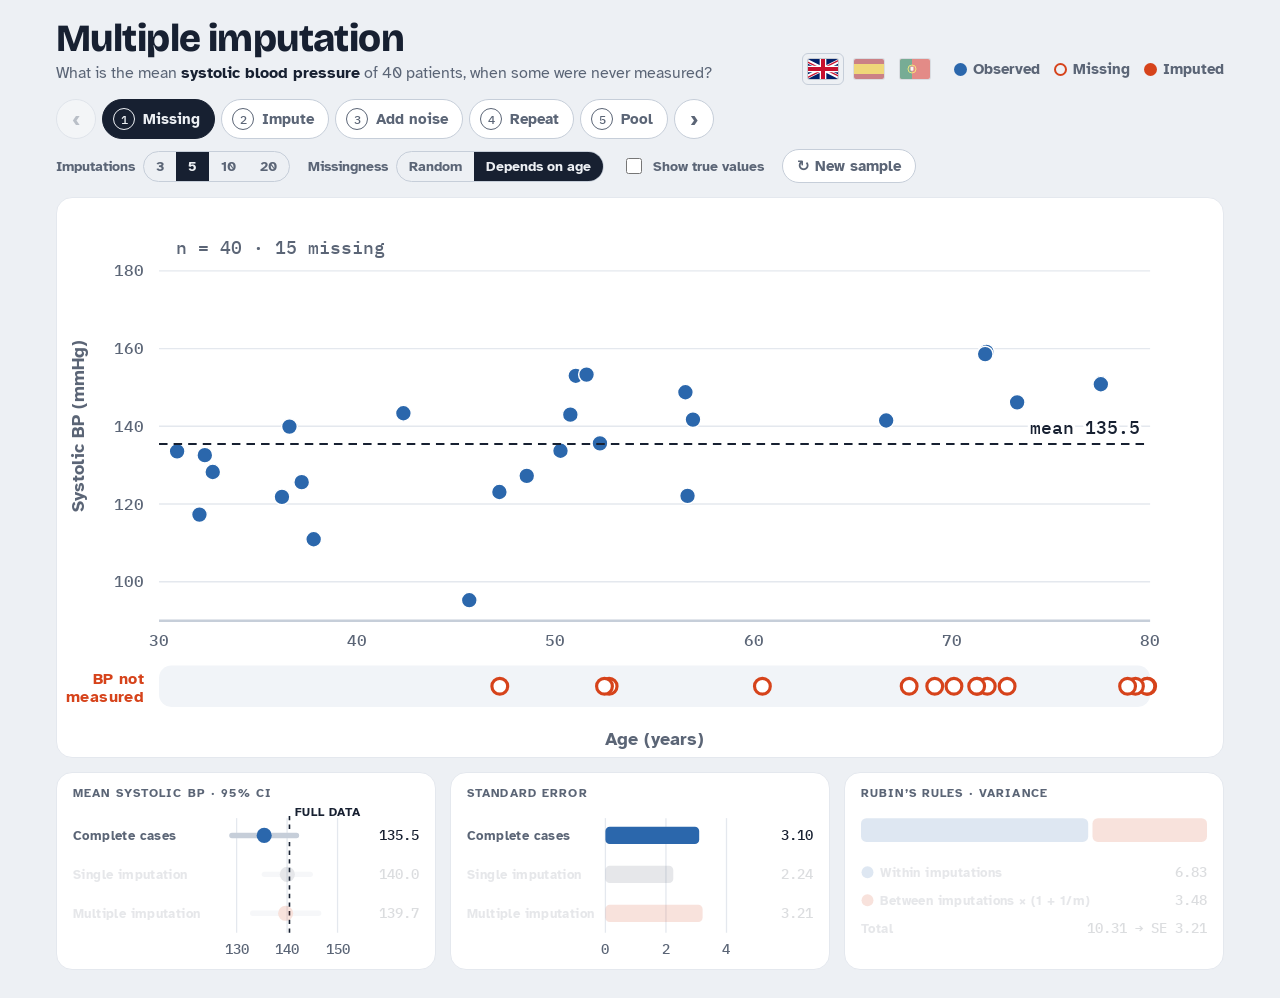
<file: multiple-imputation/index.html>
<!doctype html>
<html lang="en">
<head>
<meta charset="utf-8">
<meta name="viewport" content="width=device-width, initial-scale=1, viewport-fit=cover">
<title>Multiple imputation</title>
<meta name="description" content="Step through multiple imputation on a simulated blood pressure example: impute, add noise, repeat, and pool with Rubin's rules.">
<link rel="icon" href="../assets/favicon.svg">
<link rel="preconnect" href="https://fonts.googleapis.com">
<link rel="preconnect" href="https://fonts.gstatic.com" crossorigin>
<link rel="stylesheet" href="https://fonts.googleapis.com/css2?family=Atkinson+Hyperlegible:wght@400;700&family=Bricolage+Grotesque:opsz,wght@12..96,800&family=IBM+Plex+Mono:wght@500&display=swap">
<style>
/* Layout: lecture stage — step bar on top, one wide animated SVG stage, three live readout cards beneath */
:root{
  --bg:#EDF0F4; --surface:#FFFFFF; --ink:#172031; --muted:#5B6576; --faint:#C6CED9; --grid:#E4E8EE;
  --imp:#D6431B; --obs:#2B67AC; --panel:#F1F4F8;
  --f-display:"Bricolage Grotesque","Avenir Next",system-ui,sans-serif;
  --f-body:"Atkinson Hyperlegible","Segoe UI",system-ui,sans-serif;
  --f-mono:"IBM Plex Mono",ui-monospace,Menlo,monospace;
}
@media (prefers-color-scheme: dark){:root:not([data-theme="light"]){
  --bg:#0E131A; --surface:#161D27; --ink:#E6EBF2; --muted:#94A0B1; --faint:#3A4555; --grid:#222B37;
  --imp:#FF7247; --obs:#6BA6EC; --panel:#1E2733; color-scheme:dark}}
:root[data-theme="dark"]{
  --bg:#0E131A; --surface:#161D27; --ink:#E6EBF2; --muted:#94A0B1; --faint:#3A4555; --grid:#222B37;
  --imp:#FF7247; --obs:#6BA6EC; --panel:#1E2733; color-scheme:dark}
*{box-sizing:border-box}
body{margin:0;background:var(--bg);color:var(--ink);font-family:var(--f-body);font-size:16px;line-height:1.4}
[hidden]{display:none!important}
.wrap{max-width:1200px;margin:0 auto;padding-block:18px 28px;
  padding-left:max(16px,env(safe-area-inset-left,0px));padding-right:max(16px,env(safe-area-inset-right,0px));
  display:grid;gap:14px}
header{display:flex;flex-wrap:wrap;align-items:flex-end;justify-content:space-between;gap:8px 24px}
h1{font-family:var(--f-display);font-weight:800;font-size:clamp(1.6rem,3.2vw,2.4rem);letter-spacing:-.015em;margin:0;line-height:1.05;text-wrap:balance}
.sub{color:var(--muted);margin:4px 0 0;font-size:1.02rem}
.sub b{font-weight:700;color:var(--ink)}
.hright{display:flex;align-items:center;gap:18px;flex-wrap:wrap}
.legend{display:flex;align-items:center;gap:14px;color:var(--muted);font-size:.92rem;font-weight:700}
.legend span{display:inline-flex;align-items:center;gap:6px}
.legend i{width:13px;height:13px;border-radius:50%;display:inline-block}
.legend .lo{background:var(--obs)} .legend .li{background:var(--imp)} .legend .lm{border:2.5px solid var(--imp)}
.bar{display:flex;flex-wrap:wrap;gap:10px 18px;align-items:center;justify-content:space-between}
.steps{display:flex;gap:6px;align-items:center;flex-wrap:wrap}
.chip,.nav,.btn,.seg button{font:700 .95rem var(--f-body);cursor:pointer;color:var(--muted);background:var(--surface);border:1px solid var(--faint)}
.chip{padding:8px 14px 8px 10px;border-radius:999px;display:flex;gap:8px;align-items:center}
.chip .n{font:500 .78rem var(--f-mono);width:22px;height:22px;border-radius:50%;display:grid;place-items:center;border:1px solid currentColor}
.chip[aria-current="step"]{background:var(--ink);color:var(--bg);border-color:var(--ink)}
.chip.done{color:var(--ink)}
.nav{width:40px;height:40px;border-radius:50%;font-size:1.3rem;line-height:1;display:grid;place-items:center}
.nav:disabled{opacity:.35;cursor:default}
.ctrls{display:flex;gap:10px 18px;align-items:center;flex-wrap:wrap}
.ctl{display:flex;gap:8px;align-items:center;font-size:.9rem;color:var(--muted);font-weight:700}
.seg{display:inline-flex;border:1px solid var(--faint);border-radius:999px;overflow:hidden}
.seg button{border:0;border-radius:0;padding:6px 12px;font-size:.88rem;background:transparent}
.seg button[aria-pressed="true"]{background:var(--ink);color:var(--bg)}
.btn{padding:7px 14px;border-radius:999px}
input[type=checkbox]{accent-color:var(--ink);width:16px;height:16px}
button:focus-visible,input:focus-visible{outline:3px solid var(--obs);outline-offset:2px}
.languages{display:flex;gap:4px}
.lang{padding:5px;border:1px solid transparent;border-radius:6px;background:transparent;line-height:0;opacity:.5;cursor:pointer}
.lang:hover{opacity:1}
.lang[aria-pressed="true"]{opacity:1;border-color:var(--faint)}
.lang svg{width:30px;height:20px;border-radius:2px;box-shadow:0 0 0 1px rgba(23,32,49,.18)}
.stage{background:var(--surface);border-radius:16px;border:1px solid var(--grid);overflow:hidden}
.stage svg{display:block;width:100%;height:auto}
.dot circle{stroke:var(--surface);stroke-width:1.2;transition:fill .35s,stroke .35s}
.dot.obs circle{fill:var(--obs)} .dot.mis circle{fill:var(--imp)}
.dot.hollow circle{fill:var(--surface);stroke:var(--imp);stroke-width:2.6}
.enter > *{animation:fadein .5s .55s both}
@keyframes fadein{from{opacity:0}}
.grid{stroke:var(--grid);stroke-width:1.2}
.axis{stroke:var(--faint);stroke-width:2}
.tick{font:500 13px var(--f-mono);fill:var(--muted)}
.axt{font:700 15px var(--f-body);fill:var(--muted)}
.gn{font:500 15px var(--f-mono);fill:var(--muted)}
.strip{fill:var(--panel)}
.striplab{font:700 13px var(--f-body);fill:var(--imp);letter-spacing:.03em}
.fit{stroke:var(--ink);stroke-width:2.6;stroke-linecap:round}
.fit.dim{opacity:.3}
.mline{stroke:var(--ink);stroke-width:1.8;stroke-dasharray:7 5}
.mlab{font:500 15px var(--f-mono);fill:var(--ink);paint-order:stroke;stroke:var(--surface);stroke-width:5px;stroke-linejoin:round}
.ghost{fill:none;stroke:var(--muted);stroke-width:1.6;stroke-dasharray:3 2.5}
.panel{fill:var(--panel)}
.pnum{font:500 13px var(--f-mono);fill:var(--muted)}
.pval{font:500 13px var(--f-mono);fill:var(--ink)}
.pmean{stroke:var(--ink);stroke-width:1.4;stroke-dasharray:5 4}
.fl{font:500 14px var(--f-mono);fill:var(--muted)}
.fv{font:500 14px var(--f-mono);fill:var(--ink)}
.fci{stroke:var(--faint);stroke-linecap:round}
.fdot{fill:var(--ink)}
.pool{font:800 20px var(--f-display);fill:var(--imp)}
.poolci{stroke:var(--imp);stroke-width:6;stroke-linecap:round}
.pooldot{fill:var(--imp);stroke:var(--surface);stroke-width:2}
.poolv{font:500 16px var(--f-mono);fill:var(--ink)}
.truth{stroke:var(--ink);stroke-dasharray:4 4;stroke-width:1.5}
.tl{font:700 11px var(--f-body);fill:var(--ink);letter-spacing:.05em}
.cards{display:grid;grid-template-columns:repeat(3,minmax(0,1fr));gap:14px}
@media (max-width:780px){.cards{grid-template-columns:1fr}}
.card{background:var(--surface);border:1px solid var(--grid);border-radius:16px;padding:12px 16px 8px;min-width:0}
.card h2{font:700 .78rem var(--f-body);letter-spacing:.09em;text-transform:uppercase;color:var(--muted);margin:0 0 2px}
.card svg{width:100%;height:auto;display:block}
.rl{font:700 12px var(--f-body);fill:var(--muted);letter-spacing:.03em}
.db{stroke:var(--faint);stroke-width:5;stroke-linecap:round}
.c-cc{fill:var(--obs)} .c-si{fill:var(--muted)} .c-mi{fill:var(--imp)}
.val{font:500 13px var(--f-mono);fill:var(--ink)}
.tip{position:fixed;pointer-events:none;background:var(--ink);color:var(--bg);font:500 .8rem/1.45 var(--f-mono);padding:6px 10px;border-radius:8px;white-space:pre;z-index:5}
@media (prefers-reduced-motion:reduce){.enter > *{animation:none}.dot circle{transition:none}}
</style>
</head>
<body>
<div class="wrap">
  <header>
    <div><h1 id="h1">Multiple imputation</h1><p class="sub" id="sub"></p></div>
    <div class="hright">
      <span class="languages" role="group" aria-label="Language">
        <button type="button" class="lang" data-lang="en" lang="en" aria-label="English" title="English"><svg viewBox="0 0 60 30" preserveAspectRatio="xMidYMid slice" aria-hidden="true"><clipPath id="uk-cross"><path d="M30 15h30v15zv15H0zH0V0zV0h30z"/></clipPath><path d="M0 0h60v30H0z" fill="#012169"/><path d="M0 0l60 30m0-30L0 30" stroke="#fff" stroke-width="6"/><path d="M0 0l60 30m0-30L0 30" clip-path="url(#uk-cross)" stroke="#c8102e" stroke-width="4"/><path d="M30 0v30M0 15h60" stroke="#fff" stroke-width="10"/><path d="M30 0v30M0 15h60" stroke="#c8102e" stroke-width="6"/></svg></button>
        <button type="button" class="lang" data-lang="es" lang="es" aria-label="Español" title="Español"><svg viewBox="0 0 3 2" aria-hidden="true"><path d="M0 0h3v2H0z" fill="#aa151b"/><path d="M0 .5h3v1H0z" fill="#f1bf00"/></svg></button>
        <button type="button" class="lang" data-lang="pt" lang="pt" aria-label="Português" title="Português"><svg viewBox="0 0 600 400" aria-hidden="true"><path d="M0 0h600v400H0z" fill="#da291c"/><path d="M0 0h240v400H0z" fill="#046a38"/><circle cx="240" cy="200" r="80" fill="none" stroke="#ffe900" stroke-width="18"/><path d="M205 150h70v60a35 35 0 0 1-70 0z" fill="#fff" stroke="#da291c" stroke-width="12"/></svg></button>
      </span>
      <div class="legend"><span><i class="lo"></i><span data-i18n="observed">Observed</span></span><span><i class="lm"></i><span data-i18n="missing">Missing</span></span><span><i class="li"></i><span data-i18n="imputed">Imputed</span></span></div>
    </div>
  </header>
  <div class="bar">
    <nav class="steps" aria-label="Steps">
      <button class="nav" id="prev" aria-label="Previous step">‹</button>
      <button class="chip" type="button"><span class="n">1</span><span class="lab"></span></button>
      <button class="chip" type="button"><span class="n">2</span><span class="lab"></span></button>
      <button class="chip" type="button"><span class="n">3</span><span class="lab"></span></button>
      <button class="chip" type="button"><span class="n">4</span><span class="lab"></span></button>
      <button class="chip" type="button"><span class="n">5</span><span class="lab"></span></button>
      <button class="nav" id="next" aria-label="Next step">›</button>
    </nav>
    <div class="ctrls">
      <span class="ctl"><span data-i18n="imputations">Imputations</span> <span class="seg" id="mseg" role="group" aria-label="Number of imputations"><button type="button" data-m="3">3</button><button type="button" data-m="5">5</button><button type="button" data-m="10">10</button><button type="button" data-m="20">20</button></span></span>
      <span class="ctl"><span data-i18n="missingness">Missingness</span> <span class="seg" id="mechseg" role="group" aria-label="Missingness mechanism"><button type="button" data-mech="mcar" data-i18n="mcar">Random</button><button type="button" data-mech="mar" data-i18n="mar">Depends on age</button></span></span>
      <label class="ctl" for="showTrue"><input type="checkbox" id="showTrue"> <span data-i18n="showTrue">Show true values</span></label>
      <button class="btn" id="resample" type="button">↻ <span data-i18n="newSample">New sample</span></button>
    </div>
  </div>
  <div class="stage"><svg id="stage" viewBox="0 0 960 460" role="img" aria-label="Scatter plot of systolic blood pressure against age, arranged by step"><g id="g-under"></g><g id="g-dots"></g><g id="g-over"></g></svg></div>
  <section class="cards">
    <div class="card"><h2 data-i18n="cMean">Mean systolic BP · 95% CI</h2><svg id="c-est" viewBox="0 0 320 146"></svg></div>
    <div class="card"><h2 data-i18n="cSe">Standard error</h2><svg id="c-se" viewBox="0 0 320 146"></svg></div>
    <div class="card"><h2 data-i18n="cVar">Rubin's rules · variance</h2><svg id="c-var" viewBox="0 0 320 146"></svg></div>
  </section>
</div>
<div class="tip" id="tip" hidden></div>
<script>
const NS="http://www.w3.org/2000/svg";
const W=960,H=460,PX0=84,PX1=900,PY0=28,PY1=348,STRIP=402;
const AGE=[30,80],BP=[90,190],N=40,MMAX=20;
const S={step:0,m:5,mech:'mar',seed:3,showTrue:false};
let people=[],items=[],draws=[],reps=[],fit={},cc={},single={},full={};
const $=id=>document.getElementById(id);
const gUnder=$('g-under'),gDots=$('g-dots'),gOver=$('g-over'),tip=$('tip');
const clamp=(x,a,b)=>Math.max(a,Math.min(b,x));
const expit=z=>1/(1+Math.exp(-z));
const mean=(a,f)=>a.reduce((s,p)=>s+f(p),0)/a.length;
const sx=a=>PX0+(a-AGE[0])/(AGE[1]-AGE[0])*(PX1-PX0);
const sy=b=>PY1-(b-BP[0])/(BP[1]-BP[0])*(PY1-PY0);
function mulberry32(a){return function(){a|=0;a=a+0x6D2B79F5|0;let t=Math.imul(a^a>>>15,1|a);t=t+Math.imul(t^t>>>7,61|t)^t;return((t^t>>>14)>>>0)/4294967296}}
function normal(r){let u=0;while(!u)u=r();return Math.sqrt(-2*Math.log(u))*Math.cos(2*Math.PI*r())}
// 97.5% quantile of Student's t (Cornish–Fisher expansion; df may be fractional)
function tq(v){const z=1.959964,z3=z**3,z5=z**5,z7=z**7;v=Math.max(v,2);
  return z+(z3+z)/(4*v)+(5*z5+16*z3+3*z)/(96*v*v)+(3*z7+19*z5+17*z3-15*z)/(384*v**3)}
// Mean of a completed data set and its usual standard error
function summary(y,df){const n=y.length,q=y.reduce((s,v)=>s+v,0)/n,v=y.reduce((s,x)=>s+(x-q)**2,0)/(n-1),se=Math.sqrt(v/n),t=tq(df??n-1);
  return {q,u:v/n,se,lo:q-t*se,hi:q+t*se}}
// Missingness: completely at random, or more likely in older patients
const pMiss=(p,mech)=>mech==='mar'?expit(-0.7+0.1*(p.age-55)):0.38;

function generate(){
  let r;
  for(let t=0;t<500;t++){
    r=mulberry32(S.seed*7919+t*31+1);const arr=[];
    for(let i=0;i<N;i++){const age=30+50*r();arr.push({id:i,age,bp:clamp(96+0.75*age+13*normal(r),94,186),u:r()})}
    people=arr;
    if(['mar','mcar'].every(m=>{const k=arr.filter(p=>p.u<pMiss(p,m)).length;return k>=13&&k<=18}))break;
  }
  // Fixed random numbers behind each of the 20 possible imputations
  draws=Array.from({length:MMAX},()=>({chi:Array.from({length:N},()=>normal(r)),zb:[normal(r),normal(r)],e:Array.from({length:N},()=>normal(r))}));
  full=summary(people.map(p=>p.bp));
  compute();buildDots();
}
function compute(){
  people.forEach(p=>p.miss=p.u<pMiss(p,S.mech));
  const obs=people.filter(p=>!p.miss),n=obs.length,mx=mean(obs,p=>p.age),my=mean(obs,p=>p.bp);
  let sxx=0,sxy=0;obs.forEach(p=>{sxx+=(p.age-mx)**2;sxy+=(p.age-mx)*(p.bp-my)});
  const b1=sxy/sxx,b0=my-b1*mx;let sse=0;obs.forEach(p=>sse+=(p.bp-b0-b1*p.age)**2);
  fit={b0,b1,nMiss:N-n};
  people.forEach(p=>p.hat=b0+b1*p.age);
  cc=summary(obs.map(p=>p.bp));
  single=summary(people.map(p=>p.miss?p.hat:p.bp));
  // Proper imputation from a Bayesian linear regression of BP on age:
  // draw the residual variance, then the line, then add residual noise
  reps=draws.map(d=>{
    let chi=0;for(let i=0;i<n-2;i++)chi+=d.chi[i]**2;
    const s=Math.sqrt(sse/chi),a=my+s*d.zb[0]/Math.sqrt(n),b=b1+s*d.zb[1]/Math.sqrt(sxx);
    const y=people.map((p,i)=>p.miss?clamp(a+b*(p.age-mx)+s*d.e[i],92,188):p.bp);
    return {y,...summary(y)};
  });
}
// Rubin's rules
function pool(m){
  const R=reps.slice(0,m),q=mean(R,r=>r.q),w=mean(R,r=>r.u),b=R.reduce((s,r)=>s+(r.q-q)**2,0)/(m-1),bm=(1+1/m)*b,T=w+bm;
  const df=(m-1)*(1+w/bm)**2,se=Math.sqrt(T),t=tq(df);
  return {q,w,bm,T,se,lo:q-t*se,hi:q+t*se};
}

function buildDots(){
  gDots.innerHTML='';items=[];
  for(let k=MMAX-1;k>=0;k--)people.forEach(p=>{
    const g=document.createElementNS(NS,'g');g.innerHTML='<circle r="6.5"/>';
    const it={p,k,el:g};
    g.addEventListener('pointerenter',e=>{tip.textContent=tipText(it);tip.hidden=false;moveTip(e)});
    g.addEventListener('pointermove',moveTip);
    g.addEventListener('pointerleave',()=>{tip.hidden=true});
    items.push(it);gDots.appendChild(g);
  });
}
function tipText(it){const t=L10().tip,p=it.p,pad=s=>s.padEnd(6);
  const v=!p.miss?Math.round(p.bp):S.step===0?t[2]:Math.round(S.step===1?p.hat:reps[it.k].y[p.id])+' ('+t[3]+')';
  return `${pad(t[0])}${Math.round(p.age)}\n${pad(t[1])}${v}`}
function moveTip(e){tip.style.left=Math.min(innerWidth-190,e.clientX+16)+'px';tip.style.top=(e.clientY+16)+'px'}

// Positions are tweened in JS and written to the SVG transform attribute
const DUR=900,FADE=550,reduceMotion=matchMedia('(prefers-reduced-motion: reduce)').matches;
let raf=0;
const ease=k=>k<.5?4*k*k*k:1-Math.pow(-2*k+2,3)/2;
function drawItem(it){const c=it.cur;
  it.el.setAttribute('transform',`translate(${c.x.toFixed(2)} ${c.y.toFixed(2)}) scale(${c.s.toFixed(3)})`);
  it.el.setAttribute('opacity',c.o.toFixed(3))}
function applyLayout(L,instant){
  const now=performance.now();
  items.forEach(it=>{
    const q=L.get(it),to={x:q.x,y:q.y,s:q.s,o:q.o};
    if(instant||reduceMotion||!it.cur){it.cur={...to};it.from={...to};it.to=to;it.t0=now;it.live=false;drawItem(it)}
    else{it.from={...it.cur};it.to=to;it.t0=now;it.live=true}
    it.el.style.pointerEvents=q.o<.05?'none':'';
  });
  if(!raf)raf=requestAnimationFrame(tick);
}
function tick(now){
  let busy=false;
  items.forEach(it=>{
    if(!it.live)return;
    const k=clamp((now-it.t0)/DUR,0,1),ko=clamp((now-it.t0)/FADE,0,1),e=ease(k),f=it.from,t=it.to;
    if(k<1)busy=true;else it.live=false;
    it.cur={x:f.x+(t.x-f.x)*e,y:f.y+(t.y-f.y)*e,s:f.s+(t.s-f.s)*e,o:f.o+(t.o-f.o)*ko};
    drawItem(it);
  });
  raf=busy?requestAnimationFrame(tick):0;
}

let TX={};
const f1=v=>v.toFixed(1);
function plotFrame(step){
  let s='';
  [100,120,140,160,180].forEach(v=>{s+=`<line class="grid" x1="${PX0}" x2="${PX1}" y1="${sy(v)}" y2="${sy(v)}"/><text class="tick" x="${PX0-12}" y="${sy(v)+4.5}" text-anchor="end">${v}</text>`});
  [30,40,50,60,70,80].forEach(v=>{s+=`<text class="tick" x="${sx(v)}" y="${PY1+21}" text-anchor="middle">${v}</text>`});
  if(step===0)s+=`<rect class="strip" x="${PX0}" y="${STRIP-17}" width="${PX1-PX0}" height="34" rx="10"/><text class="striplab" x="${PX0-12}" y="${STRIP-2}" text-anchor="end">${TX.strip[0]}</text><text class="striplab" x="${PX0-12}" y="${STRIP+13}" text-anchor="end">${TX.strip[1]}</text>`;
  s+=`<line class="axis" x1="${PX0}" x2="${PX1}" y1="${PY1}" y2="${PY1}"/>`;
  s+=`<text class="axt" x="${(PX0+PX1)/2}" y="${H-10}" text-anchor="middle">${TX.age}</text>`;
  s+=`<text class="axt" transform="translate(22 ${(PY0+PY1)/2}) rotate(-90)" text-anchor="middle">${TX.bp}</text>`;
  return s;
}
function meanLine(q){const y=sy(q);
  return `<line class="mline" x1="${PX0}" x2="${PX1}" y1="${y}" y2="${y}"/><text class="mlab" x="${PX1-8}" y="${y-8}" text-anchor="end">${TX.mean} ${f1(q)}</text>`}
function panelGeom(){
  const m=S.m,cols={3:3,5:5,10:5,20:7}[m],rows=Math.ceil(m/cols),gap=14,ax0=30,aw=W-60;
  const pw=(aw-(cols-1)*gap)/cols,ph=Math.min((H-40-(rows-1)*gap)/rows,pw*1.7,300);
  const top=(H-rows*ph-(rows-1)*gap)/2,pad=Math.max(8,pw*.06),ptop=30;
  return Array.from({length:m},(_,k)=>{
    const n=Math.min(cols,m-Math.floor(k/cols)*cols),off=(cols-n)*(pw+gap)/2; // centre a short last row
    const x0=ax0+off+(k%cols)*(pw+gap),y0=top+Math.floor(k/cols)*(ph+gap);
    return {x0,y0,pw,ph,s:clamp(pw/400,.3,.72),
      x:a=>x0+pad+(a-AGE[0])/(AGE[1]-AGE[0])*(pw-2*pad),
      y:b=>y0+ph-pad-(b-BP[0])/(BP[1]-BP[0])*(ph-ptop-pad)};
  });
}
function forest(){
  const m=S.m,P=pool(m),R=reps.slice(0,m);
  const lo=Math.floor((Math.min(P.lo,full.q,...R.map(r=>r.lo))-1)/5)*5,hi=Math.ceil((Math.max(P.hi,full.q,...R.map(r=>r.hi))+1)/5)*5;
  const xa=170,xb=720,fx=v=>xa+(v-lo)/(hi-lo)*(xb-xa);
  const rh=Math.min(36,(H-128)/(m+1.8)),top=(H-58-(m+1.8)*rh)/2+rh/2+8,bot=top+(m+1.3)*rh;
  let s='';
  for(let v=lo;v<=hi;v+=5)s+=`<line class="grid" x1="${fx(v)}" x2="${fx(v)}" y1="${top-rh/2}" y2="${bot}"/><text class="tick" x="${fx(v)}" y="${bot+19}" text-anchor="middle">${v}</text>`;
  s+=`<text class="axt" x="${(xa+xb)/2}" y="${bot+42}" text-anchor="middle">${TX.meanBp}</text>`;
  s+=`<line class="truth" x1="${fx(full.q)}" x2="${fx(full.q)}" y1="${top-rh/2-4}" y2="${bot}"/><text class="tl" x="${fx(full.q)+6}" y="${top-rh/2+2}">${TX.full}</text>`;
  const fs=rh<20?12:14;
  R.forEach((r,k)=>{const y=top+k*rh;
    s+=`<text class="fl" style="font-size:${fs}px" x="${xa-22}" y="${y+fs*.35}" text-anchor="end">#${k+1}</text><line class="fci" stroke-width="${rh<20?3:4}" x1="${fx(r.lo)}" x2="${fx(r.hi)}" y1="${y}" y2="${y}"/><circle class="fdot" cx="${fx(r.q)}" cy="${y}" r="${clamp(rh*.2,3,6)}"/><text class="fv" style="font-size:${fs}px" x="${xb+24}" y="${y+fs*.35}">${f1(r.q)}</text>`});
  const y=top+(m+.6)*rh;
  s+=`<line class="axis" x1="${xa-90}" x2="${xb+190}" y1="${y-rh*.8}" y2="${y-rh*.8}" style="stroke-width:1.2"/>`;
  s+=`<text class="pool" x="${xa-22}" y="${y+7}" text-anchor="end">${TX.pooled}</text><line class="poolci" x1="${fx(P.lo)}" x2="${fx(P.hi)}" y1="${y}" y2="${y}"/><circle class="pooldot" cx="${fx(P.q)}" cy="${y}" r="9"/><text class="poolv" x="${xb+24}" y="${y+6}">${f1(P.q)} (${f1(P.lo)}–${f1(P.hi)})</text>`;
  return s;
}
function layout(step){
  const L=new Map();let under='',over='';
  const main=(it,st,o)=>{const p=it.p,y=!p.miss?sy(p.bp):st===0?STRIP:st===1?sy(p.hat):sy(reps[0].y[p.id]);return {x:sx(p.age),y,s:1,o}};
  if(step<=2){
    items.forEach(it=>L.set(it,main(it,step,it.k===0?1:0)));
    under=plotFrame(step);
    if(step>=1)under+=`<line class="fit${step===2?' dim':''}" x1="${sx(AGE[0])}" y1="${sy(fit.b0+fit.b1*AGE[0])}" x2="${sx(AGE[1])}" y2="${sy(fit.b0+fit.b1*AGE[1])}"/>`;
    over+=meanLine([cc.q,single.q,reps[0].q][step]);
    over+=`<text class="gn" x="${PX0+14}" y="${PY0+18}">n = ${N} · ${TX.nMiss(fit.nMiss)}</text>`;
    if(S.showTrue)people.forEach(p=>{if(p.miss)over+=`<circle class="ghost" cx="${sx(p.age)}" cy="${sy(p.bp)}" r="6.5"/>`});
  }else{
    const G=panelGeom();
    items.forEach(it=>{const g=G[it.k];
      L.set(it,g?{x:g.x(it.p.age),y:g.y(reps[it.k].y[it.p.id]),s:g.s,o:step===3?1:0}:main(it,2,0))});
    if(step===3)G.forEach((g,k)=>{const y=g.y(reps[k].q);
      under+=`<rect class="panel" x="${g.x0}" y="${g.y0}" width="${g.pw}" height="${g.ph}" rx="10"/><text class="pnum" x="${g.x0+10}" y="${g.y0+19}">#${k+1}</text><text class="pval" x="${g.x0+g.pw-10}" y="${g.y0+19}" text-anchor="end">${f1(reps[k].q)}</text>`;
      over+=`<line class="pmean" x1="${g.x0+6}" x2="${g.x0+g.pw-6}" y1="${y}" y2="${y}"/>`});
    else under=forest();
  }
  return {L,under,over};
}

// Readout cards
const ROWY=[30,66,102];
function rowsFor(){const D=L10(),P=pool(S.m);
  return [{label:D.rCc,cls:'c-cc',on:true,...cc},{label:D.rSi,cls:'c-si',on:S.step>=1,...single},{label:D.rMi,cls:'c-mi',on:S.step>=4,...P}]}
function estCard(el,rows){
  const c=Math.round(full.q/5)*5,lo=c-15,hi=c+15,xa=128,xb=268,x=v=>xa+(clamp(v,lo,hi)-lo)/(hi-lo)*(xb-xa);let s='';
  [c-10,c,c+10].forEach(t=>{s+=`<line class="grid" x1="${x(t)}" x2="${x(t)}" y1="14" y2="120"/><text class="tick" x="${x(t)}" y="140" text-anchor="middle">${t}</text>`});
  s+=`<line class="truth" x1="${x(full.q)}" x2="${x(full.q)}" y1="12" y2="122"/><text class="tl" x="${x(full.q)+5}" y="12">${TX.full}</text>`;
  rows.forEach((r,i)=>{const y=ROWY[i];
    s+=`<g opacity="${r.on?1:.15}"><text class="rl" x="0" y="${y+4}">${r.label}</text><line class="db" x1="${x(r.lo)}" x2="${x(r.hi)}" y1="${y}" y2="${y}"/><circle class="${r.cls}" cx="${x(r.q)}" cy="${y}" r="7"/><text class="val" x="320" y="${y+4}" text-anchor="end">${f1(r.q)}</text></g>`});
  el.innerHTML=s;
}
function seCard(el,rows){
  const hi=5,xa=128,xb=268,x=v=>xa+clamp(v,0,hi)/hi*(xb-xa);let s='';
  [0,2,4].forEach(t=>{s+=`<line class="grid" x1="${x(t)}" x2="${x(t)}" y1="14" y2="120"/><text class="tick" x="${x(t)}" y="140" text-anchor="middle">${t}</text>`});
  rows.forEach((r,i)=>{const y=ROWY[i];
    s+=`<g opacity="${r.on?1:.15}"><text class="rl" x="0" y="${y+4}">${r.label}</text><rect class="${r.cls}" x="${xa}" y="${y-8}" width="${x(r.se)-xa}" height="16" rx="4"/><text class="val" x="320" y="${y+4}" text-anchor="end">${r.se.toFixed(2)}</text></g>`});
  el.innerHTML=s;
}
function varCard(el){
  const D=L10(),P=pool(S.m),ww=320*P.w/P.T;
  el.innerHTML=`<g opacity="${S.step>=4?1:.15}"><rect class="c-cc" x="0" y="14" width="${ww-2}" height="22" rx="5"/><rect class="c-mi" x="${ww+2}" y="14" width="${320-ww-2}" height="22" rx="5"/>`+
    [[D.vW,'c-cc',P.w.toFixed(2)],[D.vB,'c-mi',P.bm.toFixed(2)],[D.vT,'',`${P.T.toFixed(2)} → SE ${P.se.toFixed(2)}`]].map(([l,c,v],i)=>{const y=68+i*26;
      return (c?`<circle class="${c}" cx="6" cy="${y-4}" r="5.5"/>`:'')+`<text class="rl" x="${c?18:0}" y="${y}">${l}</text><text class="val" x="320" y="${y}" text-anchor="end">${v}</text>`}).join('')+'</g>';
}
function cards(){const r=rowsFor();estCard($('c-est'),r);seCard($('c-se'),r);varCard($('c-var'))}

// Navigation and controls
const chips=[...document.querySelectorAll('.chip')];
function render(stepChanged,instant){
  items.forEach(it=>it.el.setAttribute('class','dot '+(it.p.miss?'mis':'obs')+(it.p.miss&&S.step===0?' hollow':'')));
  const r=layout(S.step);
  applyLayout(r.L,instant);
  [gUnder,gOver].forEach(g=>g.classList.toggle('enter',!!stepChanged&&!instant));
  gUnder.innerHTML=r.under;gOver.innerHTML=r.over;
  cards();
}
function go(step,instant){
  S.step=clamp(step,0,chips.length-1);
  chips.forEach((c,i)=>{c.toggleAttribute('aria-current',false);if(i===S.step)c.setAttribute('aria-current','step');c.classList.toggle('done',i<S.step)});
  $('prev').disabled=S.step===0;$('next').disabled=S.step===chips.length-1;
  render(true,instant);
}
chips.forEach((c,i)=>c.addEventListener('click',()=>go(i)));
$('prev').addEventListener('click',()=>go(S.step-1));
$('next').addEventListener('click',()=>go(S.step+1));
document.addEventListener('keydown',e=>{
  if(['ArrowRight','PageDown'].includes(e.key)){e.preventDefault();go(S.step+1)}
  if(['ArrowLeft','PageUp'].includes(e.key)){e.preventDefault();go(S.step-1)}
});
function syncSegs(){
  document.querySelectorAll('#mseg button').forEach(b=>b.setAttribute('aria-pressed',+b.dataset.m===S.m));
  document.querySelectorAll('#mechseg button').forEach(b=>b.setAttribute('aria-pressed',b.dataset.mech===S.mech));
}
$('mseg').addEventListener('click',e=>{const b=e.target.closest('button');if(!b)return;S.m=+b.dataset.m;syncSegs();render(false)});
$('mechseg').addEventListener('click',e=>{const b=e.target.closest('button');if(!b)return;S.mech=b.dataset.mech;syncSegs();compute();render(false)});
$('showTrue').addEventListener('change',e=>{S.showTrue=e.target.checked;render(false)});
$('resample').addEventListener('click',()=>{S.seed++;generate();render(true,true)});

const I18N={
 en:{title:'Multiple imputation',sub:'What is the mean <b>systolic blood pressure</b> of 40 patients, when some were never measured?',
  steps:['Missing','Impute','Add noise','Repeat','Pool'],observed:'Observed',missing:'Missing',imputed:'Imputed',
  imputations:'Imputations',missingness:'Missingness',mcar:'Random',mar:'Depends on age',showTrue:'Show true values',newSample:'New sample',
  cMean:'Mean systolic BP · 95% CI',cSe:'Standard error',cVar:'Rubin’s rules · variance',
  rCc:'Complete cases',rSi:'Single imputation',rMi:'Multiple imputation',vW:'Within imputations',vB:'Between imputations × (1 + 1/m)',vT:'Total',
  tip:['Age','SBP','missing','imputed'],prev:'Previous step',next:'Next step',
  tx:{age:'Age (years)',bp:'Systolic BP (mmHg)',meanBp:'Mean systolic BP (mmHg)',mean:'mean',full:'FULL DATA',pooled:'Pooled',strip:['BP not','measured'],nMiss:k=>`${k} missing`}},
 es:{title:'Imputación múltiple',sub:'¿Cuál es la <b>presión arterial sistólica</b> media de 40 pacientes, si a algunos nunca se les midió?',
  steps:['Faltantes','Imputar','Añadir ruido','Repetir','Combinar'],observed:'Observado',missing:'Faltante',imputed:'Imputado',
  imputations:'Imputaciones',missingness:'Datos faltantes',mcar:'Al azar',mar:'Depende de la edad',showTrue:'Mostrar valores reales',newSample:'Nueva muestra',
  cMean:'PA sistólica media · IC 95%',cSe:'Error estándar',cVar:'Reglas de Rubin · varianza',
  rCc:'Casos completos',rSi:'Imputación única',rMi:'Imputación múltiple',vW:'Dentro de las imputaciones',vB:'Entre imputaciones × (1 + 1/m)',vT:'Total',
  tip:['Edad','PAS','faltante','imputado'],prev:'Paso anterior',next:'Paso siguiente',
  tx:{age:'Edad (años)',bp:'PA sistólica (mmHg)',meanBp:'PA sistólica media (mmHg)',mean:'media',full:'DATOS COMPLETOS',pooled:'Combinado',strip:['PA no','medida'],nMiss:k=>`${k} faltantes`}},
 pt:{title:'Imputação múltipla',sub:'Qual é a <b>pressão arterial sistólica</b> média de 40 doentes, se alguns nunca foram medidos?',
  steps:['Em falta','Imputar','Adicionar ruído','Repetir','Combinar'],observed:'Observado',missing:'Em falta',imputed:'Imputado',
  imputations:'Imputações',missingness:'Dados em falta',mcar:'Ao acaso',mar:'Depende da idade',showTrue:'Mostrar valores reais',newSample:'Nova amostra',
  cMean:'PA sistólica média · IC 95%',cSe:'Erro padrão',cVar:'Regras de Rubin · variância',
  rCc:'Casos completos',rSi:'Imputação única',rMi:'Imputação múltipla',vW:'Dentro das imputações',vB:'Entre imputações × (1 + 1/m)',vT:'Total',
  tip:['Idade','PAS','em falta','imputado'],prev:'Passo anterior',next:'Passo seguinte',
  tx:{age:'Idade (anos)',bp:'PA sistólica (mmHg)',meanBp:'PA sistólica média (mmHg)',mean:'média',full:'DADOS COMPLETOS',pooled:'Combinado',strip:['PA não','medida'],nMiss:k=>`${k} em falta`}}
};
function storedLang(){try{return localStorage.getItem('mi-lang')}catch(e){return null}}
let lang=[new URLSearchParams(location.search).get('lang'),storedLang()].find(c=>c in I18N)||'en';
const L10=()=>I18N[lang];
function setLanguage(code,silent){
  lang=code;const D=L10();
  document.documentElement.lang=code;document.title=D.title;TX=D.tx;
  document.querySelectorAll('[data-i18n]').forEach(el=>{const v=D[el.dataset.i18n];if(typeof v==='string')el.textContent=v});
  $('h1').textContent=D.title;$('sub').innerHTML=D.sub;
  document.querySelectorAll('.chip .lab').forEach((el,i)=>el.textContent=D.steps[i]);
  $('prev').setAttribute('aria-label',D.prev);$('next').setAttribute('aria-label',D.next);
  document.querySelectorAll('.lang').forEach(b=>b.setAttribute('aria-pressed',b.dataset.lang===code));
  if(!silent)render(false);
}
document.querySelectorAll('.lang').forEach(b=>b.addEventListener('click',()=>{setLanguage(b.dataset.lang);try{localStorage.setItem('mi-lang',lang)}catch(e){}}));
setLanguage(lang,true);syncSegs();
generate();go(0,true);
</script>
</body>
</html>
</file>
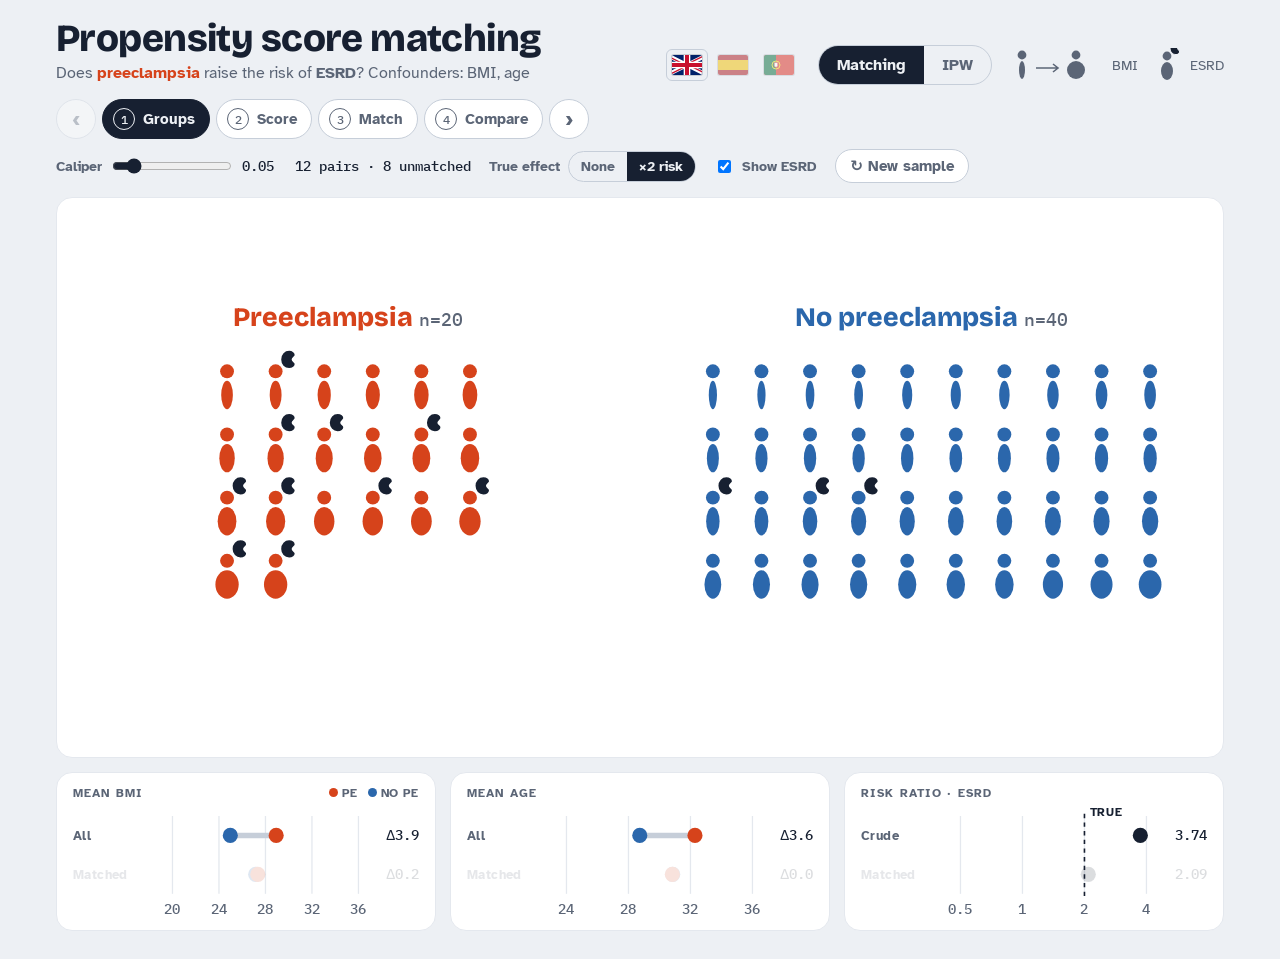
<file: propensity/index.html>
<!doctype html>
<html lang="en">
<head>
<meta charset="utf-8">
<meta name="viewport" content="width=device-width, initial-scale=1, viewport-fit=cover">
<title>Propensity score methods</title>
<meta name="description" content="Step through propensity score matching and inverse probability weighting on a simulated preeclampsia and ESRD example.">
<link rel="icon" href="../assets/favicon.svg">
<link rel="preconnect" href="https://fonts.googleapis.com">
<link rel="preconnect" href="https://fonts.gstatic.com" crossorigin>
<link rel="stylesheet" href="https://fonts.googleapis.com/css2?family=Atkinson+Hyperlegible:wght@400;700&family=Bricolage+Grotesque:opsz,wght@12..96,800&family=IBM+Plex+Mono:wght@500&display=swap">
<style>
/* Layout: lecture stage — step bar on top, one wide animated SVG stage, three live readout cards beneath */
:root{
  --bg:#EDF0F4; --surface:#FFFFFF; --ink:#172031; --muted:#5B6576; --faint:#C6CED9; --grid:#E4E8EE;
  --pe:#D6431B; --ctl:#2B67AC; --pair:#F1F4F8;
  --f-display:"Bricolage Grotesque","Avenir Next",system-ui,sans-serif;
  --f-body:"Atkinson Hyperlegible","Segoe UI",system-ui,sans-serif;
  --f-mono:"IBM Plex Mono",ui-monospace,Menlo,monospace;
}
@media (prefers-color-scheme: dark){:root:not([data-theme="light"]){
  --bg:#0E131A; --surface:#161D27; --ink:#E6EBF2; --muted:#94A0B1; --faint:#3A4555; --grid:#222B37;
  --pe:#FF7247; --ctl:#6BA6EC; --pair:#1E2733; color-scheme:dark}}
:root[data-theme="dark"]{
  --bg:#0E131A; --surface:#161D27; --ink:#E6EBF2; --muted:#94A0B1; --faint:#3A4555; --grid:#222B37;
  --pe:#FF7247; --ctl:#6BA6EC; --pair:#1E2733; color-scheme:dark}
*{box-sizing:border-box}
body{background:var(--bg);color:var(--ink);font-family:var(--f-body);font-size:16px;line-height:1.4}
.wrap{max-width:1200px;margin:0 auto;padding-block:18px 28px;
  padding-left:max(16px,env(safe-area-inset-left,0px));padding-right:max(16px,env(safe-area-inset-right,0px));
  display:grid;gap:14px}
header{display:flex;flex-wrap:wrap;align-items:flex-end;justify-content:space-between;gap:8px 24px}
h1{font-family:var(--f-display);font-weight:800;font-size:clamp(1.6rem,3.2vw,2.4rem);letter-spacing:-.015em;margin:0;line-height:1.05;text-wrap:balance}
.sub{color:var(--muted);margin:4px 0 0;font-size:1.02rem}
.sub b{font-weight:700}
.sub .pe{color:var(--pe)} .sub .ctlc{color:var(--ink)}
.legend{display:flex;align-items:center;gap:6px;color:var(--muted);font-size:.9rem}
.legend svg{height:34px;width:auto}
.lg{fill:var(--muted)}
.bar{display:flex;flex-wrap:wrap;gap:10px 18px;align-items:center;justify-content:space-between}
.steps{display:flex;gap:6px;align-items:center;flex-wrap:wrap}
.chip,.nav,.btn,.seg button{font:700 .95rem var(--f-body);cursor:pointer;color:var(--muted);background:var(--surface);border:1px solid var(--faint)}
.chip{padding:8px 14px 8px 10px;border-radius:999px;display:flex;gap:8px;align-items:center}
.chip .n{font:500 .78rem var(--f-mono);width:22px;height:22px;border-radius:50%;display:grid;place-items:center;border:1px solid currentColor}
.chip[aria-current="step"]{background:var(--ink);color:var(--bg);border-color:var(--ink)}
.chip.done{color:var(--ink)}
.nav{width:40px;height:40px;border-radius:50%;font-size:1.3rem;line-height:1;display:grid;place-items:center}
.nav:disabled{opacity:.35;cursor:default}
.ctrls{display:flex;gap:10px 18px;align-items:center;flex-wrap:wrap}
.ctl{display:flex;gap:8px;align-items:center;font-size:.9rem;color:var(--muted);font-weight:700}
.ctl output{font:500 .85rem var(--f-mono);color:var(--ink);min-width:2.6em}
input[type=range]{accent-color:var(--ink);width:120px}
.seg{display:inline-flex;border:1px solid var(--faint);border-radius:999px;overflow:hidden}
.seg button{border:0;border-radius:0;padding:6px 12px;font-size:.88rem;background:transparent}
.seg button[aria-pressed="true"]{background:var(--ink);color:var(--bg)}
.btn{padding:7px 14px;border-radius:999px}
button:focus-visible,input:focus-visible{outline:3px solid var(--ctl);outline-offset:2px}
.stage{background:var(--surface);border-radius:16px;border:1px solid var(--grid);overflow:hidden}
.stage svg{display:block;width:100%;height:auto}
.person.pe{fill:var(--pe)} .person.ctl{fill:var(--ctl)}
.person.clone{fill-opacity:.4}
.badge{fill:var(--ink);fill-opacity:1;stroke:var(--surface);stroke-width:.9}
.person:not(.esrd) .badge,.hide-esrd .badge{display:none}
.enter > *{animation:fadein .5s .85s both}
@keyframes fadein{from{opacity:0}}
.grid{stroke:var(--grid);stroke-width:1.2}
.axis{stroke:var(--faint);stroke-width:2}
.tick{font:500 13px var(--f-mono);fill:var(--muted)}
.axt{font:700 15px var(--f-body);fill:var(--muted)}
.glbl{font:800 22px var(--f-display)}
.glbl.pe{fill:var(--pe)} .glbl.ctl{fill:var(--ctl)}
.gn{font:500 15px var(--f-mono);fill:var(--muted)}
.wf{font:500 16px var(--f-mono);fill:var(--ink)}
.link{stroke:var(--muted);stroke-width:1.4;opacity:.6}
.pairbox{fill:var(--pair)}
.cards{display:grid;grid-template-columns:repeat(3,minmax(0,1fr));gap:14px}
@media (max-width:780px){.cards{grid-template-columns:1fr}}
.card{background:var(--surface);border:1px solid var(--grid);border-radius:16px;padding:12px 16px 8px;min-width:0}
.card h2{font:700 .78rem var(--f-body);letter-spacing:.09em;text-transform:uppercase;color:var(--muted);margin:0 0 2px;display:flex;justify-content:space-between;gap:8px}
.key{display:flex;gap:10px;align-items:center;letter-spacing:.04em}
.key i{display:inline-block;width:9px;height:9px;border-radius:50%;margin-right:4px;vertical-align:0}
.key .kp{background:var(--pe)} .key .kc{background:var(--ctl)}
.card svg{width:100%;height:auto;display:block}
.rl{font:700 12px var(--f-body);fill:var(--muted);letter-spacing:.03em}
.db{stroke:var(--faint);stroke-width:5;stroke-linecap:round}
.dpe{fill:var(--pe)} .dctl{fill:var(--ctl)} .rrdot{fill:var(--ink)}
.val{font:500 13px var(--f-mono);fill:var(--ink)}
.truth{stroke:var(--ink);stroke-dasharray:4 4;stroke-width:1.5}
.tl{font:700 11px var(--f-body);fill:var(--ink);letter-spacing:.05em}
.tip{position:fixed;pointer-events:none;background:var(--ink);color:var(--bg);font:500 .8rem/1.45 var(--f-mono);padding:6px 10px;border-radius:8px;white-space:pre;z-index:5}
@media (prefers-reduced-motion:reduce){.enter > *{animation:none}}

body{margin:0}
[hidden]{display:none!important}
.hright{display:flex;align-items:center;gap:18px;flex-wrap:wrap}
.seg.big button{padding:9px 18px;font-size:1rem}
.languages{display:flex;gap:4px}
.lang{padding:5px;border:1px solid transparent;border-radius:6px;background:transparent;line-height:0;opacity:.5;cursor:pointer}
.lang:hover{opacity:1}
.lang[aria-pressed="true"]{opacity:1;border-color:var(--faint)}
.lang svg{width:30px;height:20px;border-radius:2px;box-shadow:0 0 0 1px rgba(23,32,49,.18)}
</style>
</head>
<body>
<div class="wrap">
  <header>
    <div><h1 id="h1">Propensity score matching</h1><p class="sub" id="sub">Does <b class="pe">preeclampsia</b> raise the risk of <b>ESRD</b>? Confounders: BMI, age</p></div>
    <div class="hright">
      <span class="languages" role="group" aria-label="Language">
        <button type="button" class="lang" data-lang="en" lang="en" aria-label="English" title="English"><svg viewBox="0 0 60 30" preserveAspectRatio="xMidYMid slice" aria-hidden="true"><clipPath id="uk-cross"><path d="M30 15h30v15zv15H0zH0V0zV0h30z"/></clipPath><path d="M0 0h60v30H0z" fill="#012169"/><path d="M0 0l60 30m0-30L0 30" stroke="#fff" stroke-width="6"/><path d="M0 0l60 30m0-30L0 30" clip-path="url(#uk-cross)" stroke="#c8102e" stroke-width="4"/><path d="M30 0v30M0 15h60" stroke="#fff" stroke-width="10"/><path d="M30 0v30M0 15h60" stroke="#c8102e" stroke-width="6"/></svg></button>
        <button type="button" class="lang" data-lang="es" lang="es" aria-label="Español" title="Español"><svg viewBox="0 0 3 2" aria-hidden="true"><path d="M0 0h3v2H0z" fill="#aa151b"/><path d="M0 .5h3v1H0z" fill="#f1bf00"/></svg></button>
        <button type="button" class="lang" data-lang="pt" lang="pt" aria-label="Português" title="Português"><svg viewBox="0 0 600 400" aria-hidden="true"><path d="M0 0h600v400H0z" fill="#da291c"/><path d="M0 0h240v400H0z" fill="#046a38"/><circle cx="240" cy="200" r="80" fill="none" stroke="#ffe900" stroke-width="18"/><path d="M205 150h70v60a35 35 0 0 1-70 0z" fill="#fff" stroke="#da291c" stroke-width="12"/></svg></button>
      </span>
      <span class="seg big" role="group" aria-label="Method"><button id="m-psm" type="button" aria-pressed="true">Matching</button><button id="m-ipw" type="button" aria-pressed="false">IPW</button></span>
      <div class="legend" aria-label="Body width shows BMI"><svg viewBox="0 0 96 34" aria-hidden="true"><g class="lg" transform="translate(12 18)"><circle cy="-11" r="4.4"/><ellipse cy="4" rx="3" ry="9"/></g><path d="M26 20h22m-5-4 5 4-5 4" stroke="currentColor" fill="none" stroke-width="1.6"/><g class="lg" transform="translate(66 18)"><circle cy="-11" r="4.4"/><ellipse cy="4" rx="9" ry="9"/></g></svg><span data-i18n="bmi">BMI</span><svg viewBox="0 0 30 34" aria-hidden="true" style="margin-left:10px"><g class="lg" transform="translate(13 19)"><circle cy="-11" r="4.4"/><ellipse cy="4" rx="6" ry="9"/><path class="badge" transform="translate(3 -24.5) scale(1.2)" d="M4.6 0C2 0 0 2.2 0 5s2 5 4.6 5C6.6 10 8 8.8 8 7.4 8 6.2 6.4 6 6.4 5S8 3.8 8 2.6C8 1.2 6.6 0 4.6 0z" style="stroke:var(--bg)"/></g></svg><span data-i18n="esrd">ESRD</span></div>
    </div>
  </header>
  <div class="bar">
    <nav class="steps" aria-label="Steps">
      <button class="nav" id="prev" aria-label="Previous step">‹</button>
      <button class="chip" type="button"><span class="n">1</span><span class="lab">Groups</span></button>
      <button class="chip" type="button"><span class="n">2</span><span class="lab">Score</span></button>
      <button class="chip" type="button"><span class="n">3</span><span class="lab">Match</span></button>
      <button class="chip" type="button"><span class="n">4</span><span class="lab">Compare</span></button>
      <button class="nav" id="next" aria-label="Next step">›</button>
    </nav>
    <div class="ctrls">
      <label class="ctl" for="caliper" id="calctl"><span id="callab">Caliper</span> <input type="range" id="caliper" min="0.01" max="0.3" step="0.01" value="0.05"><output id="calv">0.05</output></label>
      <span class="ctl" id="pairctl"><output id="npairs" style="min-width:auto">–</output></span>
      <span class="ctl"><span data-i18n="trueEffect">True effect</span> <span class="seg" role="group" aria-label="True effect of preeclampsia"><button id="rr1" type="button" aria-pressed="false" data-i18n="none">None</button><button id="rr2" type="button" aria-pressed="true" data-i18n="x2">×2 risk</button></span></span><label class="ctl" for="showEsrd"><input type="checkbox" id="showEsrd" checked> <span data-i18n="showEsrd">Show ESRD</span></label><button class="btn" id="resample" type="button">↻ <span data-i18n="newSample">New sample</span></button>
    </div>
  </div>
  <div class="stage"><svg id="stage" viewBox="0 0 960 460" role="img" aria-label="Women with and without preeclampsia, arranged by step"><g id="g-under"></g><g id="g-people"></g><g id="g-over"></g></svg></div>
  <section class="cards"><div class="card"><h2><span data-i18n="meanBmi">Mean BMI</span> <span class="key"><span><i class="kp"></i>PE</span><span><i class="kc"></i><span data-i18n="noPe">No PE</span></span></span></h2><svg id="c-bmi" viewBox="0 0 320 110"></svg></div><div class="card"><h2 data-i18n="meanAge">Mean age</h2><svg id="c-age" viewBox="0 0 320 110"></svg></div><div class="card"><h2 data-i18n="rrEsrd">Risk ratio · ESRD</h2><svg id="c-rr" viewBox="0 0 320 110"></svg></div></section>
</div>
<div class="tip" id="tip" hidden></div>
<script>
const NS="http://www.w3.org/2000/svg";
const W=960,H=460,X0=70,X1=900,BIN=0.025;
let AX=210;
// Text drawn inside the SVGs; pages may replace these for other languages
let TX={pe:'Preeclampsia',ctl:'No preeclampsia',axis:'Propensity score = P(preeclampsia | BMI, age)',truth:'TRUE'};
const S={step:0,rr:2,seed:21};
let people=[],items=[];
const $=id=>document.getElementById(id);
const gUnder=$('g-under'),gPeople=$('g-people'),gOver=$('g-over'),tip=$('tip');
const clamp=(x,a,b)=>Math.max(a,Math.min(b,x));
const expit=z=>1/(1+Math.exp(-z));
const px=ps=>X0+ps*(X1-X0);
const mean=(a,f)=>a.length?a.reduce((s,p)=>s+f(p),0)/a.length:NaN;
const wmean=(a,f,w)=>{let s=0,t=0;a.forEach(p=>{s+=w(p)*f(p);t+=w(p)});return t?s/t:NaN};
function mulberry32(a){return function(){a|=0;a=a+0x6D2B79F5|0;let t=Math.imul(a^a>>>15,1|a);t=t+Math.imul(t^t>>>7,61|t)^t;return((t^t>>>14)>>>0)/4294967296}}
function normal(r){let u=0;while(!u)u=r();return Math.sqrt(-2*Math.log(u))*Math.cos(2*Math.PI*r())}
// Toy outcome model: ESRD risk rises with BMI and age; preeclampsia multiplies it by S.rr
function riskOf(p){return Math.min(.95,.15*Math.exp(.12*(p.bmi-27)+.05*(p.age-30))*(p.pe?S.rr:1))}

function generate(){
  for(let t=0;t<500;t++){
    const r=mulberry32(S.seed*7919+t*31+1),arr=[];
    for(let i=0;i<60;i++){
      const bmi=clamp(27+5*normal(r),18,42),age=clamp(30+4.5*normal(r),18,44);
      const pe=r()<expit(-1+0.28*(bmi-27)+0.12*(age-30));
      arr.push({id:i,bmi,age,pe,u:r()}); // u: fixed uniform draw, ESRD if u < risk
    }
    const n=arr.filter(p=>p.pe).length;
    if(n>=15&&n<=22){people=arr;break}
  }
  fitPS();
  people.forEach(p=>{p.w=p.pe?1/p.ps:1/(1-p.ps);p.match=null});
  buildIcons();
}
// Logistic regression (Newton–Raphson): PE ~ BMI + age
function fitPS(){
  const X=people.map(p=>[1,(p.bmi-27)/5,(p.age-30)/5]),y=people.map(p=>p.pe?1:0);
  let b=[0,0,0];
  for(let it=0;it<30;it++){
    const g=[0,0,0],M=[[1e-3,0,0],[0,1e-3,0],[0,0,1e-3]];
    X.forEach((x,i)=>{const p=expit(x[0]*b[0]+x[1]*b[1]+x[2]*b[2]),w=p*(1-p);
      for(let j=0;j<3;j++){g[j]+=x[j]*(y[i]-p);for(let k=0;k<3;k++)M[j][k]+=w*x[j]*x[k]}});
    for(let j=0;j<3;j++)g[j]-=1e-3*b[j];
    const d=solve3(M,g);b=b.map((v,j)=>v+d[j]);
  }
  people.forEach((p,i)=>{const x=X[i];p.ps=clamp(expit(x[0]*b[0]+x[1]*b[1]+x[2]*b[2]),.01,.99)});
}
function solve3(A,v){
  const M=A.map((r,i)=>[...r,v[i]]);
  for(let c=0;c<3;c++){let p=c;for(let r=c+1;r<3;r++)if(Math.abs(M[r][c])>Math.abs(M[p][c]))p=r;
    [M[c],M[p]]=[M[p],M[c]];
    for(let r=0;r<3;r++){if(r===c)continue;const f=M[r][c]/M[c][c];for(let k=c;k<4;k++)M[r][k]-=f*M[c][k]}}
  return M.map((r,i)=>r[3]/r[i]);
}

function makeIcon(p,cls){
  const g=document.createElementNS(NS,'g');
  g.setAttribute('class','person '+(p.pe?'pe':'ctl')+(cls?' '+cls:''));
  const rx=2.6+(p.bmi-18)*0.27; // body width encodes BMI
  g.innerHTML=`<circle cx="0" cy="-11" r="4.4"/><ellipse cx="0" cy="4" rx="${rx.toFixed(2)}" ry="9"/><path class="badge" transform="translate(3 -24.5) scale(1.2)" d="M4.6 0C2 0 0 2.2 0 5s2 5 4.6 5C6.6 10 8 8.8 8 7.4 8 6.2 6.4 6 6.4 5S8 3.8 8 2.6C8 1.2 6.6 0 4.6 0z"/>`;
  g.addEventListener('pointerenter',e=>{tip.textContent=PAGE.tip(p);tip.hidden=false;moveTip(e)});
  g.addEventListener('pointermove',moveTip);
  g.addEventListener('pointerleave',()=>{tip.hidden=true});
  return g;
}
function moveTip(e){tip.style.left=Math.min(innerWidth-160,e.clientX+16)+'px';tip.style.top=(e.clientY+16)+'px'}
function buildIcons(){
  gPeople.innerHTML='';items=[];
  people.forEach(p=>{p.clones=[];const n=PAGE.cloneCount?PAGE.cloneCount(p):0;
    for(let i=0;i<n;i++){const c={parent:p,el:makeIcon(p,'clone')};p.clones.push(c);items.push(c);gPeople.appendChild(c.el)}});
  people.forEach(p=>{p.el=makeIcon(p);items.push(p);gPeople.appendChild(p.el)});
  refreshEsrd();
}
const hasEsrd=p=>p.u<riskOf(p);
function refreshEsrd(){items.forEach(it=>it.el.classList.toggle('esrd',hasEsrd(it.parent||it)))}
// Positions are tweened in JS and written to the SVG transform attribute,
// so icons, link lines and pair boxes share one coordinate system in every browser.
const DUR=950,FADE=600,reduceMotion=matchMedia('(prefers-reduced-motion: reduce)').matches;
let raf=0;
const ease=k=>k<.5?4*k*k*k:1-Math.pow(-2*k+2,3)/2;
function drawItem(it){const c=it.cur;
  it.el.setAttribute('transform',`translate(${c.x.toFixed(2)} ${c.y.toFixed(2)}) scale(${c.s.toFixed(3)})`);
  it.el.setAttribute('opacity',c.o.toFixed(3))}
function applyLayout(L,instant){
  const now=performance.now();
  items.forEach(it=>{
    const q=L.get(it)||(it.parent?{...L.get(it.parent),o:0,delay:0}:{x:W/2,y:H/2,s:1,o:0});
    const to={x:q.x,y:q.y,s:q.s,o:q.o};
    if(instant||reduceMotion||!it.cur){it.cur={...to};it.from={...to};it.to=to;it.t0=now;drawItem(it)}
    else{it.from={...it.cur};it.to=to;it.t0=now+(q.delay||0)}
    it.el.style.pointerEvents=q.o<.05?'none':'';
  });
  if(!raf)raf=requestAnimationFrame(tick);
}
function tick(now){
  let busy=false;
  items.forEach(it=>{
    const k=clamp((now-it.t0)/DUR,0,1),ko=clamp((now-it.t0)/FADE,0,1),e=ease(k),f=it.from,t=it.to;
    if(k<1)busy=true;
    it.cur={x:f.x+(t.x-f.x)*e,y:f.y+(t.y-f.y)*e,s:f.s+(t.s-f.s)*e,o:f.o+(t.o-f.o)*ko};
    drawItem(it);
  });
  raf=busy?requestAnimationFrame(tick):0;
}

// Layout: two groups side by side, sorted by BMI
function layoutGroups(){
  const L=new Map();let over='';
  [[true,240],[false,720]].forEach(([pe,cx])=>{
    const g=people.filter(p=>p.pe===pe).sort((a,b)=>a.bmi-b.bmi);
    const cols=pe?6:10,cw=40,ch=52,rows=Math.ceil(g.length/cols);
    const top=235-(rows-1)*ch/2,left=cx-(cols-1)*cw/2;
    g.forEach((p,i)=>L.set(p,{x:left+(i%cols)*cw,y:top+Math.floor(i/cols)*ch,s:1.3,o:1}));
    over+=`<text class="glbl ${pe?'pe':'ctl'}" x="${cx}" y="${top-52}" text-anchor="middle">${pe?TX.pe:TX.ctl} <tspan class="gn">n=${g.length}</tspan></text>`;
  });
  return {L,over};
}
// Layout: everyone on the propensity-score axis; kf(p) = relative icon size
function layoutScore(kf){
  const L=new Map(),bins={},k=p=>kf?kf(p):1;
  people.forEach(p=>{const key=(p.pe?'t':'c')+Math.min(39,Math.floor(p.ps/BIN));(bins[key]=bins[key]||[]).push(p)});
  let up=1,dn=1;
  for(const[key,a]of Object.entries(bins)){const sum=a.reduce((s,p)=>s+k(p)*30,0);if(key[0]==='t')up=Math.max(up,sum);else dn=Math.max(dn,sum)}
  AX=clamp(44+(H-108)*up/(up+dn),130,260); // give more room to the taller side
  const s0=Math.min(1.05,(AX-44)/up,(H-AX-64)/dn);
  for(const[key,a]of Object.entries(bins)){
    const isT=key[0]==='t',x=X0+(+key.slice(1)+.5)*BIN*(X1-X0);
    a.sort((p,q)=>p.ps-q.ps);let off=7;
    a.forEach(p=>{const s=s0*k(p);
      L.set(p,{x,y:isT?AX-off-13*s:AX+off+15.4*s,s,o:1});off+=30*s});
  }
  return {L};
}
function axisSVG(){
  let s='';
  [0,.25,.5,.75,1].forEach(v=>{const x=px(v);
    s+=`<line class="grid" x1="${x}" x2="${x}" y1="28" y2="${H-56}"/><text class="tick" x="${x}" y="${H-36}" text-anchor="middle">${v}</text>`});
  s+=`<line class="axis" x1="${X0}" x2="${X1}" y1="${AX}" y2="${AX}"/>`;
  s+=`<text class="axt" x="${(X0+X1)/2}" y="${H-12}" text-anchor="middle">${TX.axis}</text>`;
  return s;
}
function sideLabels(extraT,extraC){
  return `<text class="glbl pe" x="${X0}" y="40">${TX.pe}${extraT?` <tspan class="wf" dx="8">${extraT}</tspan>`:''}</text>`+
    `<text class="glbl ctl" x="${X1}" y="${H-66}" text-anchor="end">${TX.ctl}${extraC?` <tspan class="wf" dx="8">${extraC}</tspan>`:''}</text>`;
}

// Readout cards
function dumbbell(el,rows,lo,hi,ticks){
  const xa=92,xb=264,sx=v=>xa+(clamp(v,lo,hi)-lo)/(hi-lo)*(xb-xa);let s='';
  ticks.forEach(t=>{s+=`<line class="grid" x1="${sx(t)}" x2="${sx(t)}" y1="12" y2="84"/><text class="tick" x="${sx(t)}" y="103" text-anchor="middle">${t}</text>`});
  rows.forEach((r,i)=>{const y=30+i*36;
    s+=`<g opacity="${r.on?1:.15}"><text class="rl" x="0" y="${y+4}">${r.label}</text>`;
    if(isFinite(r.a)&&isFinite(r.b))s+=`<line class="db" x1="${sx(r.a)}" x2="${sx(r.b)}" y1="${y}" y2="${y}"/><circle class="dctl" cx="${sx(r.b)}" cy="${y}" r="7"/><circle class="dpe" cx="${sx(r.a)}" cy="${y}" r="7"/><text class="val" x="320" y="${y+4}" text-anchor="end">Δ${Math.abs(r.a-r.b).toFixed(1)}</text>`;
    s+='</g>'});
  el.innerHTML=s;
}
function rrPlot(el,rows,truth){
  const lo=Math.log(.5),hi=Math.log(4),xa=92,xb=264,sx=v=>xa+(clamp(Math.log(v),lo,hi)-lo)/(hi-lo)*(xb-xa);let s='';
  [.5,1,2,4].forEach(t=>{s+=`<line class="grid" x1="${sx(t)}" x2="${sx(t)}" y1="12" y2="84"/><text class="tick" x="${sx(t)}" y="103" text-anchor="middle">${t}</text>`});
  s+=`<line class="truth" x1="${sx(truth)}" x2="${sx(truth)}" y1="10" y2="86"/><text class="tl" x="${sx(truth)+5}" y="12">${TX.truth}</text>`;
  rows.forEach((r,i)=>{const y=30+i*36;
    s+=`<g opacity="${r.on?1:.15}"><text class="rl" x="0" y="${y+4}">${r.label}</text>`;
    if(isFinite(r.v))s+=`<circle class="rrdot" cx="${sx(r.v)}" cy="${y}" r="7"/><text class="val" x="320" y="${y+4}" text-anchor="end">${r.v.toFixed(2)}</text>`;
    s+='</g>'});
  el.innerHTML=s;
}

// Navigation and controls
const chips=[...document.querySelectorAll('.chip')];
function render(stepChanged,instant){
  const r=PAGE.layout(S.step);
  applyLayout(r.L,instant);
  [gUnder,gOver].forEach(g=>g.classList.toggle('enter',!!stepChanged));
  gUnder.innerHTML=r.under||'';gOver.innerHTML=r.over||'';
  PAGE.cards();
}
function go(step,instant){
  S.step=clamp(step,0,chips.length-1);
  chips.forEach((c,i)=>{c.toggleAttribute('aria-current',false);if(i===S.step)c.setAttribute('aria-current','step');c.classList.toggle('done',i<S.step)});
  $('prev').disabled=S.step===0;$('next').disabled=S.step===chips.length-1;
  render(true,instant);
}
chips.forEach((c,i)=>c.addEventListener('click',()=>go(i)));
$('prev').addEventListener('click',()=>go(S.step-1));
$('next').addEventListener('click',()=>go(S.step+1));
document.addEventListener('keydown',e=>{
  if(e.target.tagName==='INPUT')return;
  if(['ArrowRight','PageDown'].includes(e.key)){e.preventDefault();go(S.step+1)}
  if(['ArrowLeft','PageUp'].includes(e.key)){e.preventDefault();go(S.step-1)}
});
['rr1','rr2'].forEach(id=>$(id).addEventListener('click',()=>{
  S.rr=id==='rr1'?1:2;refreshEsrd();$('rr1').setAttribute('aria-pressed',S.rr===1);$('rr2').setAttribute('aria-pressed',S.rr===2);PAGE.cards()}));
$('showEsrd').addEventListener('change',e=>$('stage').classList.toggle('hide-esrd',!e.target.checked));
$('resample').addEventListener('click',()=>{S.seed++;generate();render(true,true)});

let caliper=0.05,method=location.hash==='#ipw'?'ipw':'psm';
const I18N={
 en:{title:'Propensity score methods',psm:'Propensity score matching',ipw:'Inverse probability weighting',mPsm:'Matching',mIpw:'IPW',
  sub:'Does <b class="pe">preeclampsia</b> raise the risk of <b>ESRD</b>? Confounders: BMI, age',
  steps:{psm:['Groups','Score','Match','Compare'],ipw:['Groups','Score','Weight','Pseudo-population']},
  caliper:'Caliper',pairs:(m,u)=>`${m} pairs · ${u} unmatched`,bmi:'BMI',esrd:'ESRD',trueEffect:'True effect',none:'None',x2:'×2 risk',newSample:'New sample',showEsrd:'Show ESRD',
  meanBmi:'Mean BMI',noPe:'No PE',meanAge:'Mean age',rrEsrd:'Risk ratio · ESRD',all:'All',matched:'Matched',weighted:'Weighted',crude:'Crude',
  tip:['BMI','Age','PS','Weight','ESRD','yes','no'],prev:'Previous step',next:'Next step',method:'Method',
  tx:{pe:'Preeclampsia',ctl:'No preeclampsia',axis:'Propensity score = P(preeclampsia | BMI, age)',truth:'TRUE'}},
 es:{title:'Métodos de puntaje de propensión',psm:'Emparejamiento por puntaje de propensión',ipw:'Ponderación por el inverso de la probabilidad',mPsm:'Emparejamiento',mIpw:'IPW',
  sub:'¿La <b class="pe">preeclampsia</b> aumenta el riesgo de <b>ERCT</b>? Confusores: IMC, edad',
  steps:{psm:['Grupos','Puntaje','Emparejar','Comparar'],ipw:['Grupos','Puntaje','Ponderar','Pseudopoblación']},
  caliper:'Caliper',pairs:(m,u)=>`${m} pares · ${u} sin pareja`,bmi:'IMC',esrd:'ERCT',trueEffect:'Efecto real',none:'Ninguno',x2:'Riesgo ×2',newSample:'Nueva muestra',showEsrd:'Mostrar ERCT',
  meanBmi:'IMC medio',noPe:'Sin PE',meanAge:'Edad media',rrEsrd:'Riesgo relativo · ERCT',all:'Todas',matched:'Emparejadas',weighted:'Ponderadas',crude:'Crudo',
  tip:['IMC','Edad','PS','Peso','ERCT','sí','no'],prev:'Paso anterior',next:'Paso siguiente',method:'Método',
  tx:{pe:'Preeclampsia',ctl:'Sin preeclampsia',axis:'Puntaje de propensión (PS) = P(preeclampsia | IMC, edad)',truth:'REAL'}},
 pt:{title:'Métodos de score de propensão',psm:'Emparelhamento por score de propensão',ipw:'Ponderação pelo inverso da probabilidade',mPsm:'Emparelhamento',mIpw:'IPW',
  sub:'A <b class="pe">pré-eclâmpsia</b> aumenta o risco de <b>DRCT</b>? Confundidores: IMC, idade',
  steps:{psm:['Grupos','Score','Emparelhar','Comparar'],ipw:['Grupos','Score','Ponderar','Pseudo-população']},
  caliper:'Caliper',pairs:(m,u)=>`${m} pares · ${u} sem par`,bmi:'IMC',esrd:'DRCT',trueEffect:'Efeito real',none:'Nenhum',x2:'Risco ×2',newSample:'Nova amostra',showEsrd:'Mostrar DRCT',
  meanBmi:'IMC médio',noPe:'Sem PE',meanAge:'Idade média',rrEsrd:'Risco relativo · DRCT',all:'Todas',matched:'Emparelhadas',weighted:'Ponderadas',crude:'Bruto',
  tip:['IMC','Idade','PS','Peso','DRCT','sim','não'],prev:'Passo anterior',next:'Passo seguinte',method:'Método',
  tx:{pe:'Pré-eclâmpsia',ctl:'Sem pré-eclâmpsia',axis:'Score de propensão (PS) = P(pré-eclâmpsia | IMC, idade)',truth:'REAL'}}
};
function storedLang(){try{return localStorage.getItem('propensity-lang')}catch(e){return null}}
let lang=[new URLSearchParams(location.search).get('lang'),storedLang()].find(c=>c in I18N)||'en';
const L10=()=>I18N[lang];
function setLanguage(code,silent){
  lang=code;const D=L10();
  document.documentElement.lang=code;document.title=D.title;TX=D.tx;
  document.querySelectorAll('[data-i18n]').forEach(el=>{const v=D[el.dataset.i18n];if(typeof v==='string')el.textContent=v});
  $('sub').innerHTML=D.sub;$('m-psm').textContent=D.mPsm;$('m-ipw').textContent=D.mIpw;$('callab').textContent=D.caliper;
  $('prev').setAttribute('aria-label',D.prev);$('next').setAttribute('aria-label',D.next);
  document.querySelectorAll('.lang').forEach(b=>b.setAttribute('aria-pressed',b.dataset.lang===code));
  setMethod(method,true);
  if(!silent)render(false);
}
document.querySelectorAll('.lang').forEach(b=>b.addEventListener('click',()=>{setLanguage(b.dataset.lang);try{localStorage.setItem('propensity-lang',lang)}catch(e){}}));

function match(){
  people.forEach(p=>p.match=null);
  const ctr=people.filter(p=>!p.pe),used=new Set();
  people.filter(p=>p.pe).sort((a,b)=>b.ps-a.ps).forEach(t=>{
    let best=null,bd=Infinity;
    ctr.forEach(c=>{if(!used.has(c)){const d=Math.abs(c.ps-t.ps);if(d<bd){bd=d;best=c}}});
    if(best&&bd<=caliper+1e-9){t.match=best;best.match=t;used.add(best)}
  });
}
function psmLayout(step){
  match();
  const T=people.filter(p=>p.pe),m=T.filter(p=>p.match).length;
  $('npairs').textContent=L10().pairs(m,T.length-m);
  if(step===0)return layoutGroups();
  const {L}=layoutScore();
  if(step===1)return {L,under:axisSVG(),over:sideLabels()};
  if(step===2){
    let under=axisSVG();
    people.forEach(p=>{if(!p.match)L.get(p).o=.15});
    T.forEach(t=>{if(t.match){const a=L.get(t),b=L.get(t.match);
      under+=`<line class="link" x1="${a.x}" y1="${a.y+13*a.s}" x2="${b.x}" y2="${b.y-15.4*b.s}"/>`}});
    return {L,under,over:sideLabels()};
  }
  const pairs=T.filter(p=>p.match).sort((a,b)=>a.ps-b.ps);
  const n=pairs.length,cols=Math.min(8,Math.max(1,n)),cw=106,ch=76,rows=Math.ceil(n/cols);
  const left=W/2-(cols-1)*cw/2,top=H/2-(rows-1)*ch/2;
  let under='';
  people.forEach(p=>{L.get(p).o=0});
  pairs.forEach((t,i)=>{const x=left+(i%cols)*cw,y=top+Math.floor(i/cols)*ch;
    L.set(t,{x:x-15,y,s:1.3,o:1});L.set(t.match,{x:x+15,y,s:1.3,o:1});
    under+=`<rect class="pairbox" x="${x-37}" y="${y-26}" width="74" height="50" rx="12"/>`});
  return {L,under};
}
function ipwLayout(step){
  if(step===0)return layoutGroups();
  if(step===1)return {L:layoutScore().L,under:axisSVG(),over:sideLabels()};
  if(step===2)return {L:layoutScore(p=>Math.min(3,Math.sqrt(p.w))).L,under:axisSVG(),over:sideLabels('× 1/PS','× 1/(1−PS)')};
  // pseudo-population: each woman repeated about as many times as her weight
  const L=new Map(),sides=[[true,240],[false,720]];
  const lists=sides.map(([pe])=>{const a=[];people.filter(p=>p.pe===pe).sort((x,y)=>x.bmi-y.bmi).forEach(p=>{a.push(p);p.clones.forEach(c=>a.push(c))});return a});
  const T=Math.max(...lists.map(a=>a.length)),AW=420,AH=H-110;
  let h=46;
  for(;h>12;h--){if(Math.floor(AW/(h*.72))*Math.floor(AH/h)>=T)break}
  const cw=h*.72,cols=Math.floor(AW/cw),s=h/34;
  let over='';
  lists.forEach((a,si)=>{const [pe,cx]=sides[si],used=Math.min(cols,a.length),left=cx-(used-1)*cw/2,top=86+h/2;
    a.forEach((it,i)=>L.set(it,{x:left+(i%cols)*cw,y:top+Math.floor(i/cols)*h,s,o:1,delay:it.parent?150+Math.min(700,i*7):0}));
    const g=people.filter(p=>p.pe===pe),nw=g.reduce((t,p)=>t+p.w,0);
    over+=`<text class="glbl ${pe?'pe':'ctl'}" x="${cx}" y="52" text-anchor="middle">${pe?TX.pe:TX.ctl} <tspan class="gn">n=${g.length} → ${Math.round(nw)}</tspan></text>`});
  return {L,over};
}
const PAGE={
  cloneCount:p=>Math.max(0,Math.round(p.w)-1),
  tip:p=>{const t=L10().tip,pad=s=>s.padEnd(7);return `${pad(t[0])}${p.bmi.toFixed(1)}\n${pad(t[1])}${Math.round(p.age)}\n${pad(t[2])}${p.ps.toFixed(2)}`+(method==='ipw'?`\n${pad(t[3])}${p.w.toFixed(1)}`:'')+($('showEsrd').checked?`\n${pad(t[4])}${hasEsrd(p)?t[5]:t[6]}`:'')},
  layout:step=>method==='psm'?psmLayout(step):ipwLayout(step),
  cards(){
    const T=people.filter(p=>p.pe),C=people.filter(p=>!p.pe),on=S.step>=2,D=L10();
    let a2,lab,est;
    if(method==='psm'){
      const MT=T.filter(p=>p.match),MC=MT.map(p=>p.match);
      a2=f=>[mean(MT,f),mean(MC,f)];lab=D.matched;est=mean(MT,riskOf)/mean(MC,riskOf);
    }else{
      const w=p=>p.w;a2=f=>[wmean(T,f,w),wmean(C,f,w)];lab=D.weighted;est=wmean(T,riskOf,w)/wmean(C,riskOf,w);
    }
    const row=(f,label)=>{const [a,b]=a2(f);return {label,a,b,on}};
    dumbbell($('c-bmi'),[{label:D.all,a:mean(T,p=>p.bmi),b:mean(C,p=>p.bmi),on:true},row(p=>p.bmi,lab)],20,36,[20,24,28,32,36]);
    dumbbell($('c-age'),[{label:D.all,a:mean(T,p=>p.age),b:mean(C,p=>p.age),on:true},row(p=>p.age,lab)],24,36,[24,28,32,36]);
    rrPlot($('c-rr'),[{label:D.crude,v:mean(T,riskOf)/mean(C,riskOf),on:true},{label:method==='psm'?D.matched:'IPW',v:est,on}],S.rr);
  }
};
function setMethod(m,silent){
  method=m;
  $('m-psm').setAttribute('aria-pressed',m==='psm');$('m-ipw').setAttribute('aria-pressed',m==='ipw');
  $('h1').textContent=L10()[m];
  document.querySelectorAll('.chip .lab').forEach((el,i)=>el.textContent=L10().steps[m][i]);
  $('calctl').hidden=$('pairctl').hidden=m!=='psm';
  try{history.replaceState(null,'','#'+m)}catch(e){}
  if(!silent)render(true);
}
$('m-psm').addEventListener('click',()=>setMethod('psm'));
$('m-ipw').addEventListener('click',()=>setMethod('ipw'));
$('caliper').addEventListener('input',e=>{caliper=+e.target.value;$('calv').textContent=caliper.toFixed(2);render(false)});
setLanguage(lang,true);
generate();go(0,true);
</script>
</body>
</html>
</file>
<file: style.css>
:root{--bg:#f7f7f2;--ink:#141414;--muted:#5d625e;--border:#d9ddd6;--card:#edf0e8;--model:#283353;--sample:#c63a1e;--orange:#c63a1e;--sans:Geist,Arial,sans-serif}*{box-sizing:border-box}html{scroll-behavior:smooth;scroll-padding-top:30px}body{margin:0;background:var(--bg);color:var(--ink);font:16px/1.55 var(--sans);-webkit-font-smoothing:antialiased}a{color:inherit;text-decoration:none}button,input,select{font:inherit}button,a,input,select,summary{-webkit-tap-highlight-color:transparent}button,summary{cursor:pointer}a:focus-visible,button:focus-visible,input:focus-visible,select:focus-visible,summary:focus-visible{outline:3px solid #0060cc;outline-offset:5px}button{border:1px solid var(--border);padding:10px 16px;color:var(--ink);background:transparent;border-radius:4px}button:hover{background:#e7e9e3}header{display:flex;align-items:center;justify-content:space-between;gap:24px;padding:25px 4.5%;border-top:5px solid var(--orange);border-bottom:1px solid var(--border)}.wordmark{display:flex;align-items:center;gap:7px;font-size:19px;font-weight:650;letter-spacing:-.5px}.wordmark span{font-weight:400;color:var(--muted)}.wordmark svg{width:32px;height:32px;stroke:var(--orange);stroke-width:2;fill:none;margin-right:6px}header nav{display:flex;gap:35px;font-size:14px;font-weight:550}header nav a:hover,footer a:hover{color:var(--orange)}main{overflow-x:clip;width:100%;max-width:100%}.hero{text-align:center;padding:58px 24px 48px;background:radial-gradient(ellipse at 50% 120%,#e5e8db75,transparent 70%)}.eyebrow{text-transform:uppercase;letter-spacing:.14em;font-size:12px;font-weight:600;margin:0 0 18px;color:var(--muted)}h1{max-width:72rem;margin:0 auto;font-size:clamp(35px,4.2vw,62px);font-weight:550;line-height:1.08;letter-spacing:-2.5px}h1 span{color:var(--orange)}.intro{font-size:17px;line-height:1.7;color:var(--muted);margin:22px auto}.byline{font-size:13px;margin:24px 0 0;color:var(--muted)}.byline a{border-bottom:1px solid #bdc2b6;padding-bottom:2px}.byline a:hover{color:var(--orange)}.separator{margin:0 10px;color:#a2a89d}.library{max-width:1600px;margin:auto;padding:30px 4.5% 80px}.library-top{display:flex;justify-content:space-between;align-items:center;padding-top:26px;margin-bottom:29px;border-top:1px solid var(--border);gap:15px}.library-top .eyebrow{margin-bottom:8px}h2{font-size:29px;line-height:1.2;letter-spacing:-1px;font-weight:550;margin:0}#total{display:inline-block;font-size:13px;letter-spacing:0;color:var(--muted);background:#e8ebe2;vertical-align:middle;border-radius:20px;padding:3px 9px;margin-left:12px}#motion{font-size:13px;white-space:nowrap}.library-layout{display:grid;grid-template-columns:185px minmax(0,1fr);gap:32px}.index-title{font-size:13px;color:var(--muted);margin:8px 0 17px}#topics{display:flex;flex-direction:column;gap:3px}#topics button{display:flex;justify-content:space-between;gap:10px;text-align:left;width:100%;border:0;border-radius:3px;font-size:14px;padding:9px 11px;margin-left:-11px}#topics button span{font-size:12px;color:var(--muted)}#topics button[aria-pressed=true]{background:#141414;color:white}#topics button[aria-pressed=true] span{color:#d2d2d2}.index-note{font-size:12px;color:var(--muted);padding-top:25px;line-height:1.8;margin-top:25px;border-top:1px solid var(--border)}.small-dot{display:inline-block;width:6px;height:6px;background:#667958;border-radius:50%;margin-right:7px}.search-row{display:flex;gap:20px;align-items:center;justify-content:space-between;margin-bottom:22px}.search{display:flex;align-items:center;border:1px solid #c9cec3;background:#fff;width:360px;padding:9px 13px;border-radius:4px}.search svg{width:19px;height:19px;fill:none;stroke:var(--muted);stroke-width:1.6;flex-shrink:0}.search input{width:100%;min-width:0;border:0;background:transparent;padding:2px 10px;font-size:14px;color:var(--ink);outline-offset:2px}#result-count{font-size:12px;white-space:nowrap;color:var(--muted);margin:0}.cards{display:grid;grid-template-columns:repeat(6,minmax(0,1fr));grid-auto-flow:dense;gap:20px}.card{grid-column:span 2;min-width:0;border:1px solid #d5d9ce;background:#fff;border-radius:5px;overflow:hidden;display:flex;flex-direction:column;transition:border-color .25s,box-shadow .25s}.card:hover{border-color:#9aa392;box-shadow:0 8px 24px #1820180a}.card .thumb{display:block;background:var(--card);overflow:hidden;border-bottom:1px solid #d5d9ce;position:relative}.stage{height:175px;padding:16px 24px;transition:transform .7s}.thumb:hover .stage{transform:scale(1.05)}canvas{display:block;width:100%;height:100%}.preview-label{position:absolute;top:11px;left:15px;font-size:10px;color:var(--muted);letter-spacing:.04em}.card-content{padding:20px;display:flex;flex:1;flex-direction:column}.category{text-transform:uppercase;font-size:10px;letter-spacing:.11em;font-weight:600;color:var(--orange);margin:0 0 10px}h3{font-size:20px;font-weight:550;line-height:1.23;letter-spacing:-.5px;margin:0}.hook{font-size:14px;color:var(--muted);line-height:1.6;margin:12px 0 20px}.card details{font-size:13px;margin-bottom:20px;color:var(--muted)}.card summary{font-size:12px}.card details p{line-height:1.7}.launch{border-top:1px solid #e5e7e1;padding-top:14px;margin-top:auto;display:flex;justify-content:space-between;align-items:center;font-size:13px;font-weight:600}.launch span{font-size:21px;font-weight:400;transition:transform .2s}.launch:hover{color:var(--orange)}.launch:hover span{transform:translateX(3px)}.card[data-group=bayes],.card[data-group=diag]{--card:#e9edf5}.card[data-group=nn],.card[data-group=prob]{--card:#f6e9df}.card[data-group=survival],.card[data-group=infer]{--card:#e6eeee}.card[hidden],[hidden]{display:none!important}.teaching{padding:65px max(4.5%,calc((100vw - 1456px)/2));display:grid;grid-template-columns:1fr 1fr;gap:12%;background:#e8ecdf;border-top:1px solid #d5dccb}.teaching h2{font-size:clamp(29px,3vw,43px);line-height:1.15}.teaching-intro>p:not(.eyebrow){max-width:430px;color:#51584b;font-size:15px;margin-top:24px}.teaching a{text-decoration:underline;text-underline-offset:3px}.teaching-tools h3{font-size:22px;margin-bottom:22px}.teaching-tools label{display:block;font-size:13px;margin-bottom:8px}.teaching select{padding:11px;width:100%;background:#f7f8f3;border:1px solid #b7c0ab;border-radius:3px;font-size:14px}.teaching pre{white-space:pre-wrap;overflow-wrap:anywhere;font-size:12px;padding:18px;background:#f7f8f3;border:1px solid #ced5c4;border-radius:3px}.teaching button{background:#141414;color:#fff;font-size:13px;border:0}.teaching button:hover{background:#343b2e}.citation{margin-top:25px;padding-top:18px;border-top:1px solid #c7d0bb;font-size:14px}.citation summary{font-weight:500}.citation p{overflow-wrap:anywhere}footer{display:flex;align-items:center;justify-content:space-between;gap:30px;padding:40px 4.5%;font-size:12px}footer p{color:var(--muted);line-height:1.9}.skip{position:fixed;left:10px;top:-100px;z-index:200;background:white;padding:10px}.skip:focus{top:10px}#toast{position:fixed;bottom:25px;left:50%;transform:translateX(-50%);padding:12px 20px;background:#141414;color:white;z-index:200;border-radius:4px;opacity:0;pointer-events:none}#toast.show{opacity:1}.viewing-simulation{overflow:hidden}#simulation-view{position:fixed;inset:0;height:100dvh;background:white;z-index:100;display:grid;grid-template-rows:auto minmax(0,1fr)}.simulation-nav{display:flex;justify-content:space-between;padding:10px 20px;border-bottom:1px solid #ddd;font-size:14px}.simulation-nav a{padding:4px}#simulation-frame{width:100%;height:100%;border:0}.simulation-nav{align-items:center}.simulation-actions{display:flex;align-items:center;gap:14px}#simulation-video{border:0;border-radius:999px;background:var(--orange);color:#fff;padding:5px 12px;font-size:inherit;font-weight:600;line-height:1.3;white-space:nowrap}#simulation-video:hover{background:#a52f17}#video-dialog{width:min(960px,calc(100vw - 32px));max-width:none;padding:0;border:0;background:transparent;overflow:visible}#video-dialog::backdrop{background:rgba(0,0,0,.75)}.video-wrap{aspect-ratio:16/9;max-height:calc(100dvh - 90px);margin:0 auto;background:#000;border-radius:10px;overflow:hidden;box-shadow:0 20px 60px rgba(0,0,0,.5)}#video-frame{display:block;width:100%;height:100%;border:0}#video-close{display:block;margin:0 0 6px auto;width:34px;height:34px;border:0;border-radius:50%;background:rgba(255,255,255,.15);color:#fff;font-size:22px;line-height:1}#video-close:hover{background:rgba(255,255,255,.3)}#empty{padding:50px 0}#empty button{margin-top:12px}@media(max-width:1100px){.cards{grid-template-columns:repeat(2,minmax(0,1fr))}.card{grid-column:auto}.library-layout{grid-template-columns:160px minmax(0,1fr);gap:24px}.stage{height:180px}.wordmark{font-size:17px}.hero{padding-top:45px}h1{letter-spacing:-1.5px}}@media(max-width:700px){header{padding:18px 5%;gap:15px}.wordmark{font-size:15px;gap:4px}.wordmark svg{width:25px;margin:0}.wordmark span{display:none}header nav{gap:20px;font-size:12px}.hero{padding:38px 5% 30px}h1{font-size:clamp(29px,6.9vw,44px);letter-spacing:-1.2px}.intro{font-size:15px}.intro br{display:none}.byline{font-size:12px}.byline a{display:inline-block;margin:4px 0}.separator{display:none}.byline>a:last-child{display:block;width:max-content;max-width:100%;margin:5px auto}.library{padding:15px 5% 45px}.library-top{align-items:flex-start;margin-bottom:20px}h2{font-size:23px;letter-spacing:-.6px}.library-top .eyebrow{font-size:10px}#total{font-size:12px;margin-left:7px}#motion{font-size:11px;padding:8px}.library-layout{display:block}.index-title,.index-note{display:none}#topics{flex-direction:row;overflow:auto;gap:8px;padding:0 0 15px;margin-bottom:8px}#topics button{flex:0 0 auto;width:auto;margin:0;white-space:nowrap;background:#e9ece3;font-size:12px;padding:8px 12px}.search-row{gap:10px;flex-wrap:wrap}.search{width:100%}#result-count{font-size:12px}.cards{gap:15px}.card-content{padding:16px}.stage{padding:15px;height:155px}h3{font-size:18px}.hook{font-size:13px}.teaching{grid-template-columns:1fr;gap:35px;padding:40px 5%}.teaching h2{font-size:32px}footer{flex-wrap:wrap;padding:30px 5%;gap:20px}footer p{width:100%;order:3;margin:0}.simulation-nav{font-size:12px;padding:8px}}@media(max-width:470px){.cards{grid-template-columns:1fr}.card:last-child:nth-child(odd){grid-column:auto}.stage{height:185px}.card-content{padding:21px}.hook{font-size:14px}h3{font-size:22px}.library-top{flex-wrap:wrap}.category{font-size:11px}.preview-label{font-size:11px}}@media(prefers-reduced-motion:reduce){html{scroll-behavior:auto}*{transition:none!important}}

@media(max-width:360px){header{flex-wrap:wrap}header nav{width:100%;justify-content:space-between}.byline>a:last-child{width:auto}h1{font-size:28px}.teaching{min-width:0}.teaching-tools{min-width:0}}
</file>
